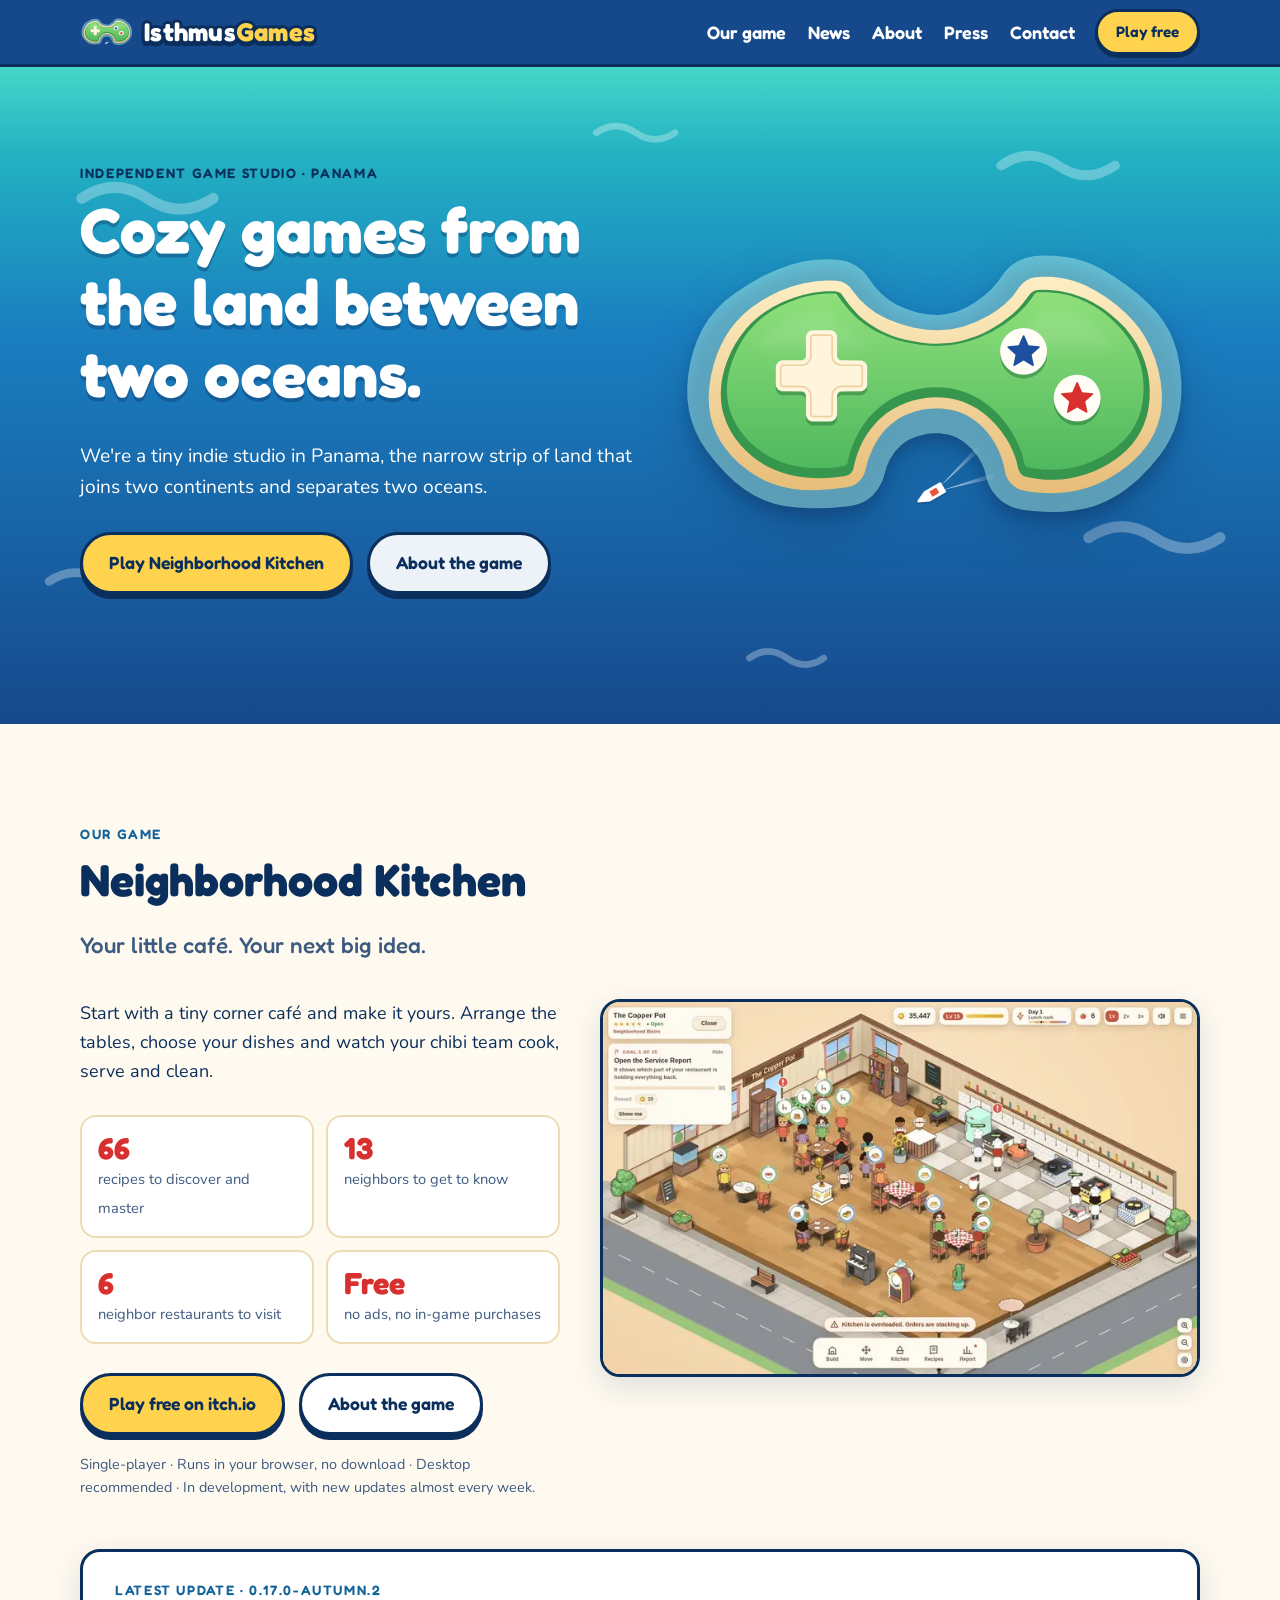
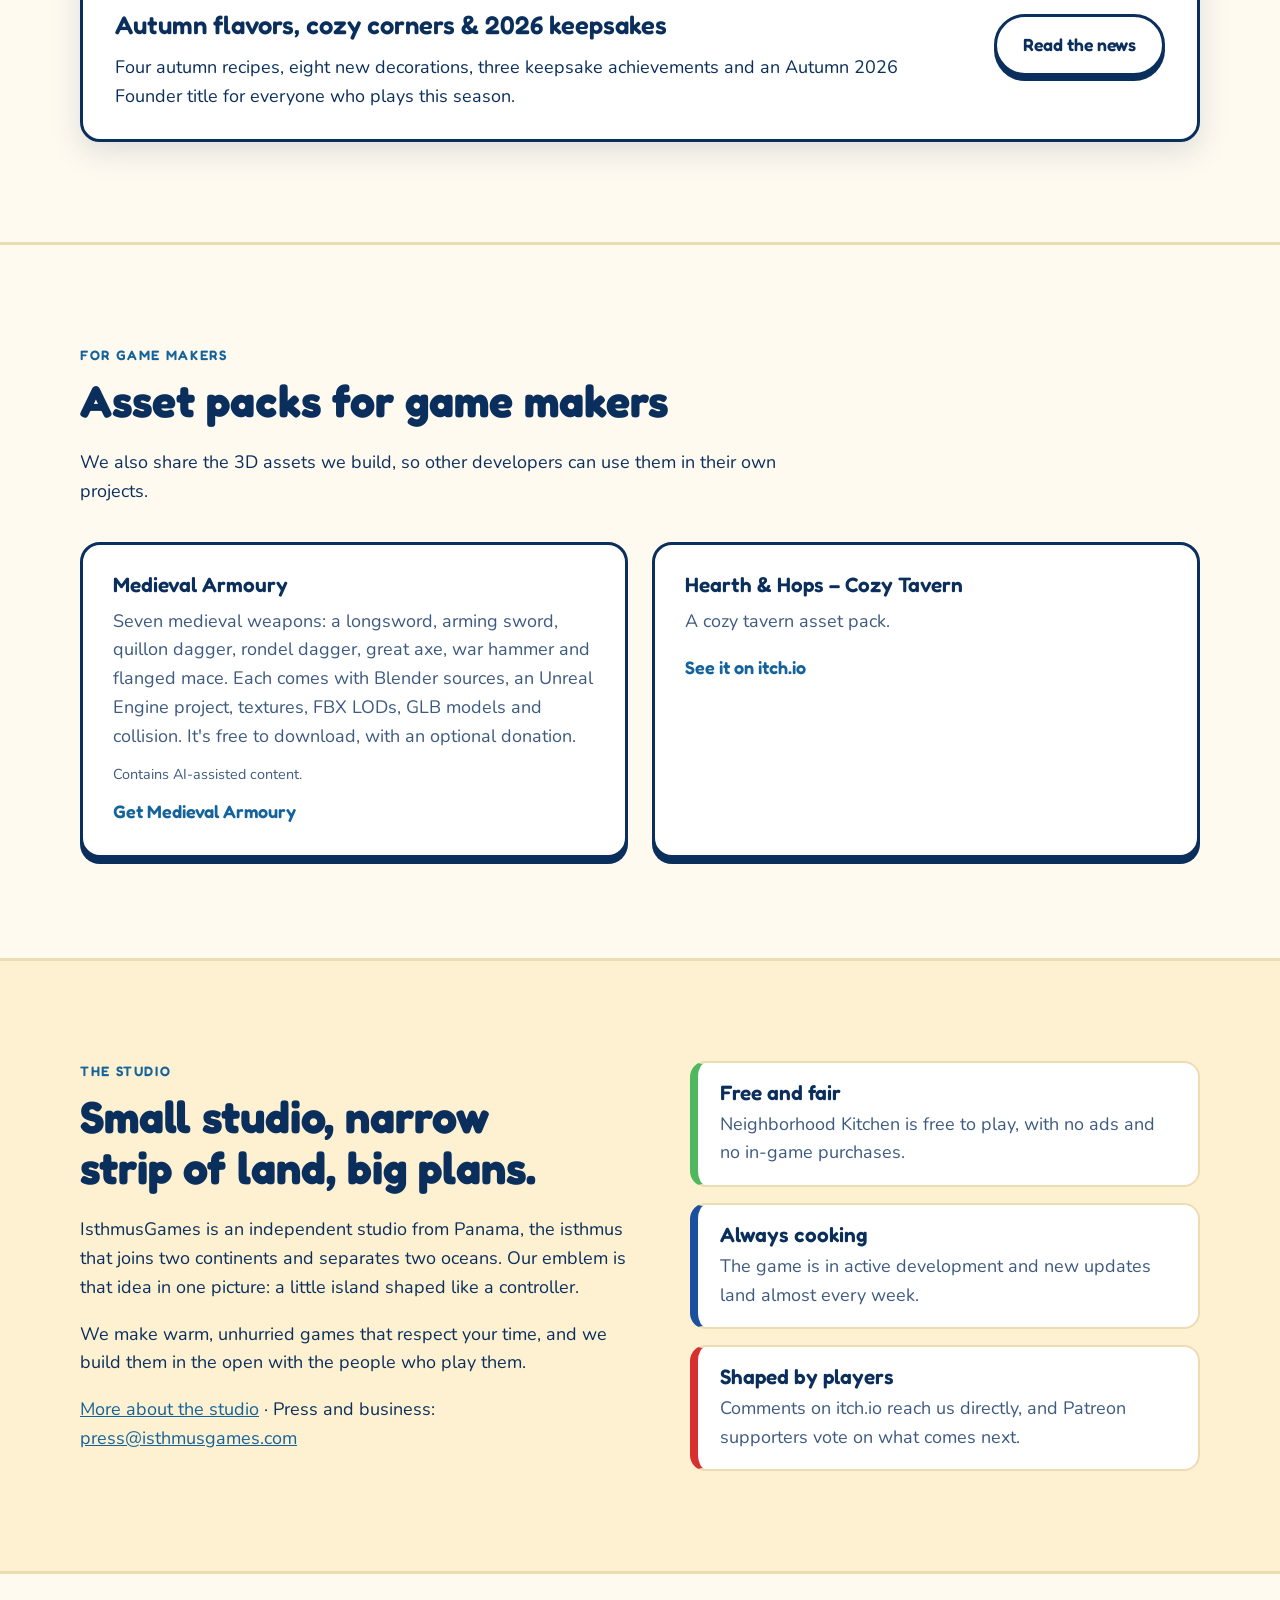
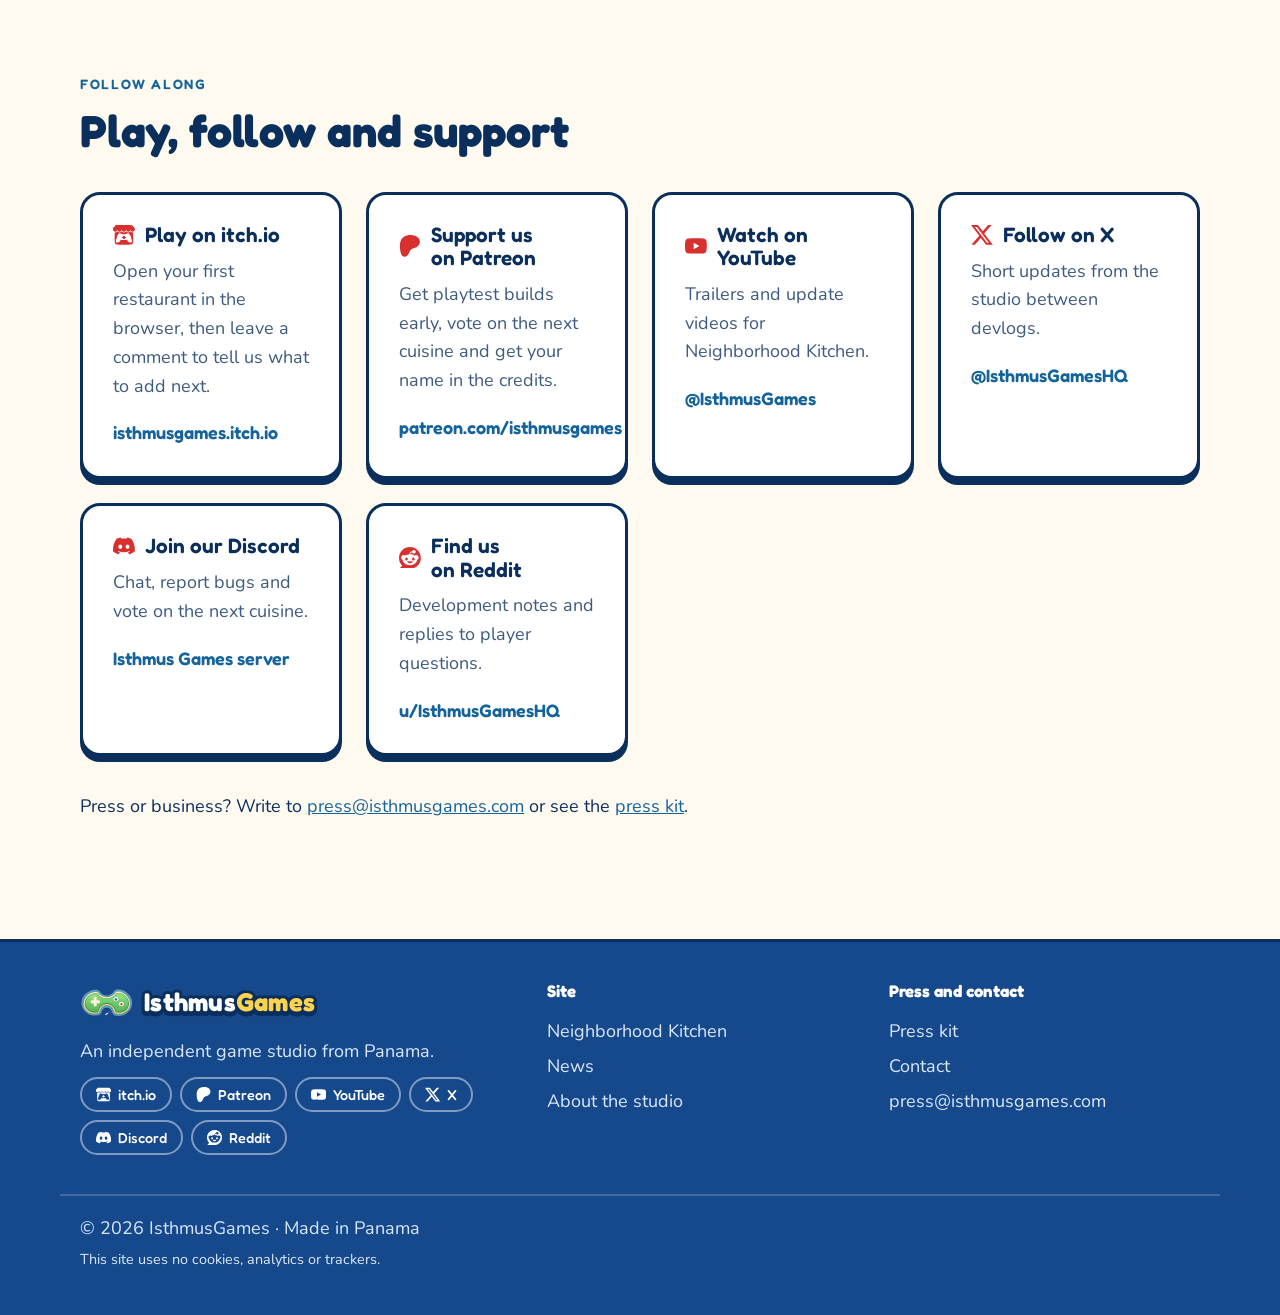
<file: index.html>
<!doctype html>
<html lang="en">
<head>
  <meta charset="utf-8">
  <meta name="viewport" content="width=device-width, initial-scale=1">
  <meta http-equiv="Content-Security-Policy" content="default-src 'self'; img-src 'self' data:; style-src 'self'; font-src 'self'; script-src 'self'; frame-src https://www.youtube-nocookie.com; base-uri 'self'; form-action 'none'; object-src 'none'">
  <title>IsthmusGames | Indie game studio from Panama</title>
  <meta name="description" content="IsthmusGames is an independent game studio from Panama. Play Neighborhood Kitchen, our cozy restaurant game, free in your browser.">
  <meta name="theme-color" content="#16498c">
  <link rel="canonical" href="https://isthmusgames.com/">

  <meta property="og:type" content="website">
  <meta property="og:site_name" content="IsthmusGames">
  <meta property="og:title" content="IsthmusGames | Indie game studio from Panama">
  <meta property="og:description" content="IsthmusGames is an independent game studio from Panama. Play Neighborhood Kitchen, our cozy restaurant game, free in your browser.">
  <meta property="og:url" content="https://isthmusgames.com/">
  <meta property="og:image" content="https://isthmusgames.com/assets/social-card.jpg">
  <meta property="og:image:width" content="1200">
  <meta property="og:image:height" content="1200">
  <meta name="twitter:card" content="summary_large_image">
  <meta name="twitter:site" content="@IsthmusGamesHQ">

  <link rel="icon" href="/favicon.ico" sizes="48x48">
  <link rel="icon" href="/assets/emblem.svg" type="image/svg+xml">
  <link rel="apple-touch-icon" href="/assets/icon-180.png">
  <link rel="preload" href="/assets/emblem-island.svg" as="image" type="image/svg+xml">
  <link rel="preload" href="/assets/fonts/fredoka-latin.woff2" as="font" type="font/woff2" crossorigin>
  <link rel="preload" href="/assets/fonts/nunito-latin.woff2" as="font" type="font/woff2" crossorigin>
  <link rel="stylesheet" href="/fonts.css">
  <link rel="stylesheet" href="/styles.css">
  <script type="application/ld+json">{"@context":"https://schema.org","@type":"Organization","name":"IsthmusGames","url":"https://isthmusgames.com","logo":"https://isthmusgames.com/assets/icon-512.png","email":"press@isthmusgames.com","description":"An independent game studio from Panama.","foundingLocation":{"@type":"Country","name":"Panama"},"founder":{"@type":"Person","name":"Hasan Patel","image":"https://isthmusgames.com/assets/founder-hasan-patel-portrait.jpg"},"sameAs":["https://isthmusgames.itch.io","https://www.patreon.com/isthmusgames","https://www.youtube.com/@IsthmusGames","https://x.com/IsthmusGamesHQ","https://discord.gg/mu7STJRDSa","https://www.reddit.com/user/IsthmusGamesHQ"]}</script>
</head>
<body>
  <a class="skip" href="#main">Skip to content</a>
  <header class="site-header">
    <div class="wrap header-row">
      <a class="brand" href="/" aria-label="IsthmusGames home">
        <img src="/assets/emblem-island.svg" alt="" width="54" height="32">
        <span class="wordmark"><span>Isthmus</span><span class="games">Games</span></span>
      </a>
      <nav aria-label="Main">
        <a href="/neighborhood-kitchen/">Our game</a>
        <a href="/news/">News</a>
        <a href="/about/">About</a>
        <a href="/press/">Press</a>
        <a href="/contact/">Contact</a>
      </nav>
      <a class="btn btn-small btn-primary" href="https://isthmusgames.itch.io/neighborhood-kitchen" target="_blank" rel="noopener">Play free</a>
    </div>
  </header>

  <main id="main">
    <section class="hero" id="top">
      <svg class="waves" viewBox="0 0 1200 600" preserveAspectRatio="xMidYMid slice" aria-hidden="true">
        <g fill="none" stroke="#fff" stroke-linecap="round" opacity=".3">
          <path d="M90 120q30-20 60 0t60 0" stroke-width="10"/>
          <path d="M930 90q26-18 52 0t52 0" stroke-width="9"/>
          <path d="M560 60q18-12 36 0t36 0" stroke-width="6"/>
          <path d="M60 470q24-16 48 0t48 0" stroke-width="8"/>
          <path d="M1010 430q30-20 60 0t60 0" stroke-width="10"/>
          <path d="M700 540q17-12 34 0t34 0" stroke-width="6"/>
        </g>
      </svg>
      <div class="wrap hero-grid">
        <div class="hero-copy">
          <p class="eyebrow">Independent game studio · Panama</p>
          <h1>Cozy games from the land between two oceans.</h1>
          <p class="lede">We're a tiny indie studio in Panama, the narrow strip of land that joins two continents and separates two oceans.</p>
          <div class="actions">
            <a class="btn btn-primary" href="https://isthmusgames.itch.io/neighborhood-kitchen" target="_blank" rel="noopener">Play Neighborhood Kitchen</a>
            <a class="btn btn-ghost" href="/neighborhood-kitchen/">About the game</a>
          </div>
        </div>
        <div class="hero-art">
          <img src="/assets/emblem-island.svg" alt="IsthmusGames emblem: a green island shaped like a game controller, with a blue star and a red star" width="930" height="540" fetchpriority="high">
        </div>
      </div>
    </section>

    <section class="section" id="game">
      <div class="wrap">
        <div class="section-head">
          <p class="eyebrow">Our game</p>
          <h2>Neighborhood Kitchen</h2>
          <p class="tagline">Your little café. Your next big idea.</p>
        </div>

        <div class="game-grid">
          <div class="game-copy">
            <p>Start with a tiny corner café and make it yours. Arrange the tables, choose your dishes and watch your chibi team cook, serve and clean.</p>
            <ul class="stats">
              <li><strong>66</strong><span>recipes to discover and master</span></li>
              <li><strong>13</strong><span>neighbors to get to know</span></li>
              <li><strong>6</strong><span>neighbor restaurants to visit</span></li>
              <li><strong>Free</strong><span>no ads, no in-game purchases</span></li>
            </ul>
            <div class="actions">
              <a class="btn btn-primary" href="https://isthmusgames.itch.io/neighborhood-kitchen" target="_blank" rel="noopener">Play free on itch.io</a>
              <a class="btn btn-outline" href="/neighborhood-kitchen/">About the game</a>
            </div>
            <p class="fineprint">Single-player · Runs in your browser, no download · Desktop recommended · In development, with new updates almost every week.</p>
          </div>
          <a class="shot shot-main" href="/assets/nk-copper-pot-day.jpg" target="_blank" rel="noopener">
            <picture>
            <source type="image/webp" srcset="/assets/nk-copper-pot-day-720.webp 720w, /assets/nk-copper-pot-day-1440.webp 1440w" sizes="(max-width: 900px) 100vw, 640px">
            <img src="/assets/nk-copper-pot-day.jpg" alt="A busy lunch rush in a Neighborhood Kitchen restaurant, with guests at every table and three cooks in an open kitchen" width="1440" height="900" loading="lazy">
          </picture>
          </a>
        </div>

        <aside class="update">
          <div>
            <p class="eyebrow">Latest update · 0.17.0-autumn.2</p>
            <h3>Autumn flavors, cozy corners &amp; 2026 keepsakes</h3>
            <p>Four autumn recipes, eight new decorations, three keepsake achievements and an Autumn 2026 Founder title for everyone who plays this season.</p>
          </div>
          <a class="btn btn-outline" href="/news/">Read the news</a>
        </aside>
      </div>
    </section>

    <section class="section section-packs" id="asset-packs">
      <div class="wrap">
        <div class="section-head">
          <p class="eyebrow">For game makers</p>
          <h2>Asset packs for game makers</h2>
          <p>We also share the 3D assets we build, so other developers can use them in their own projects.</p>
        </div>
        
        <div class="cards">
          <a class="card" href="https://isthmusgames.itch.io/medieval-armoury" target="_blank" rel="noopener">
            <h3>Medieval Armoury</h3>
            <p>Seven medieval weapons: a longsword, arming sword, quillon dagger, rondel dagger, great axe, war hammer and flanged mace. Each comes with Blender sources, an Unreal Engine project, textures, FBX LODs, GLB models and collision. It's free to download, with an optional donation.</p>
            <p class="fineprint">Contains AI-assisted content.</p>
            <span class="card-link">Get Medieval Armoury</span>
          </a>
          <a class="card" href="https://isthmusgames.itch.io/" target="_blank" rel="noopener">
            <h3>Hearth &amp; Hops – Cozy Tavern</h3>
            <p>A cozy tavern asset pack.</p>
            <span class="card-link">See it on itch.io</span>
          </a>
        </div>
      </div>
    </section>

    <section class="section section-sand" id="studio">
      <div class="wrap studio-grid">
        <div>
          <p class="eyebrow">The studio</p>
          <h2>Small studio, narrow strip of land, big plans.</h2>
          <p>IsthmusGames is an independent studio from Panama, the isthmus that joins two continents and separates two oceans. Our emblem is that idea in one picture: a little island shaped like a controller.</p>
          <p>We make warm, unhurried games that respect your time, and we build them in the open with the people who play them.</p>
          <p><a href="/about/">More about the studio</a> · Press and business: <a href="mailto:press@isthmusgames.com">press@isthmusgames.com</a></p>
        </div>
        <ul class="values">
          <li>
            <h3>Free and fair</h3>
            <p>Neighborhood Kitchen is free to play, with no ads and no in-game purchases.</p>
          </li>
          <li>
            <h3>Always cooking</h3>
            <p>The game is in active development and new updates land almost every week.</p>
          </li>
          <li>
            <h3>Shaped by players</h3>
            <p>Comments on itch.io reach us directly, and Patreon supporters vote on what comes next.</p>
          </li>
        </ul>
      </div>
    </section>

    <section class="section" id="follow">
      <div class="wrap">
        <div class="section-head">
          <p class="eyebrow">Follow along</p>
          <h2>Play, follow and support</h2>
        </div>
        
        <div class="cards">
          <a class="card" href="https://isthmusgames.itch.io/neighborhood-kitchen" target="_blank" rel="noopener">
            <h3><svg class="icon" viewBox="0 0 24 24" aria-hidden="true"><path d="M3.13 1.338C2.08 1.96.02 4.328 0 4.95v1.03c0 1.303 1.22 2.45 2.325 2.45 1.33 0 2.436-1.102 2.436-2.41 0 1.308 1.07 2.41 2.4 2.41 1.328 0 2.362-1.102 2.362-2.41 0 1.308 1.137 2.41 2.466 2.41h.024c1.33 0 2.466-1.102 2.466-2.41 0 1.308 1.034 2.41 2.363 2.41 1.33 0 2.4-1.102 2.4-2.41 0 1.308 1.106 2.41 2.435 2.41C22.78 8.43 24 7.282 24 5.98V4.95c-.02-.62-2.082-2.99-3.13-3.612-3.253-.114-5.508-.134-8.87-.133-3.362 0-7.945.053-8.87.133zm6.376 6.477a2.74 2.74 0 0 1-.468.602c-.5.49-1.19.795-1.947.795a2.786 2.786 0 0 1-1.95-.795c-.182-.178-.32-.37-.446-.59-.127.222-.303.412-.486.59a2.788 2.788 0 0 1-1.95.795c-.092 0-.187-.025-.264-.052-.107 1.113-.152 2.176-.168 2.95v.005l-.006 1.167c.02 2.334-.23 7.564 1.03 8.85 1.952.454 5.545.662 9.15.663 3.605 0 7.198-.21 9.15-.664 1.26-1.284 1.01-6.514 1.03-8.848l-.006-1.167v-.004c-.016-.775-.06-1.838-.168-2.95-.077.026-.172.052-.263.052a2.788 2.788 0 0 1-1.95-.795c-.184-.178-.36-.368-.486-.59-.127.22-.265.412-.447.59a2.786 2.786 0 0 1-1.95.794c-.76 0-1.446-.303-1.948-.793a2.74 2.74 0 0 1-.468-.602 2.738 2.738 0 0 1-.463.602 2.787 2.787 0 0 1-1.95.794h-.16a2.787 2.787 0 0 1-1.95-.793 2.738 2.738 0 0 1-.464-.602zm-2.004 2.59v.002c.795.002 1.5 0 2.373.953.687-.072 1.406-.108 2.125-.107.72 0 1.438.035 2.125.107.873-.953 1.578-.95 2.372-.953.376 0 1.876 0 2.92 2.934l1.123 4.028c.832 2.995-.266 3.068-1.636 3.07-2.03-.075-3.156-1.55-3.156-3.025-1.124.184-2.436.276-3.748.277-1.312 0-2.624-.093-3.748-.277 0 1.475-1.125 2.95-3.156 3.026-1.37-.004-2.468-.077-1.636-3.072l1.122-4.027c1.045-2.934 2.545-2.934 2.92-2.934zM12 12.714c-.002.002-2.14 1.964-2.523 2.662l1.4-.056v1.22c0 .056.56.033 1.123.007.562.026 1.124.05 1.124-.008v-1.22l1.4.055C14.138 14.677 12 12.713 12 12.713z"/></svg>Play on itch.io</h3>
            <p>Open your first restaurant in the browser, then leave a comment to tell us what to add next.</p>
            <span class="card-link">isthmusgames.itch.io</span>
          </a>
          <a class="card" href="https://www.patreon.com/isthmusgames" target="_blank" rel="noopener">
            <h3><svg class="icon" viewBox="0 0 24 24" aria-hidden="true"><path d="M22.957 7.21c-.004-3.064-2.391-5.576-5.191-6.482-3.478-1.125-8.064-.962-11.384.604C2.357 3.231 1.093 7.391 1.046 11.54c-.039 3.411.302 12.396 5.369 12.46 3.765.047 4.326-4.804 6.068-7.141 1.24-1.662 2.836-2.132 4.801-2.618 3.376-.836 5.678-3.501 5.673-7.031Z"/></svg>Support us on Patreon</h3>
            <p>Get playtest builds early, vote on the next cuisine and get your name in the credits.</p>
            <span class="card-link">patreon.com/isthmusgames</span>
          </a>
          <a class="card" href="https://www.youtube.com/@IsthmusGames" target="_blank" rel="noopener">
            <h3><svg class="icon" viewBox="0 0 24 24" aria-hidden="true"><path d="M23.498 6.186a3.016 3.016 0 0 0-2.122-2.136C19.505 3.545 12 3.545 12 3.545s-7.505 0-9.377.505A3.017 3.017 0 0 0 .502 6.186C0 8.07 0 12 0 12s0 3.93.502 5.814a3.016 3.016 0 0 0 2.122 2.136c1.871.505 9.376.505 9.376.505s7.505 0 9.377-.505a3.015 3.015 0 0 0 2.122-2.136C24 15.93 24 12 24 12s0-3.93-.502-5.814zM9.545 15.568V8.432L15.818 12l-6.273 3.568z"/></svg>Watch on YouTube</h3>
            <p>Trailers and update videos for Neighborhood Kitchen.</p>
            <span class="card-link">@IsthmusGames</span>
          </a>
          <a class="card" href="https://x.com/IsthmusGamesHQ" target="_blank" rel="noopener">
            <h3><svg class="icon" viewBox="0 0 24 24" aria-hidden="true"><path d="M18.901 1.153h3.68l-8.04 9.19L24 22.846h-7.406l-5.8-7.584-6.638 7.584H.474l8.6-9.83L0 1.154h7.594l5.243 6.932ZM17.61 20.644h2.039L6.486 3.24H4.298Z"/></svg>Follow on X</h3>
            <p>Short updates from the studio between devlogs.</p>
            <span class="card-link">@IsthmusGamesHQ</span>
          </a>
          <a class="card" href="https://discord.gg/mu7STJRDSa" target="_blank" rel="noopener">
            <h3><svg class="icon" viewBox="0 0 24 24" aria-hidden="true"><path d="M20.317 4.3698a19.7913 19.7913 0 00-4.8851-1.5152.0741.0741 0 00-.0785.0371c-.211.3753-.4447.8648-.6083 1.2495-1.8447-.2762-3.68-.2762-5.4868 0-.1636-.3933-.4058-.8742-.6177-1.2495a.077.077 0 00-.0785-.037 19.7363 19.7363 0 00-4.8852 1.515.0699.0699 0 00-.0321.0277C.5334 9.0458-.319 13.5799.0992 18.0578a.0824.0824 0 00.0312.0561c2.0528 1.5076 4.0413 2.4228 5.9929 3.0294a.0777.0777 0 00.0842-.0276c.4616-.6304.8731-1.2952 1.226-1.9942a.076.076 0 00-.0416-.1057c-.6528-.2476-1.2743-.5495-1.8722-.8923a.077.077 0 01-.0076-.1277c.1258-.0943.2517-.1923.3718-.2914a.0743.0743 0 01.0776-.0105c3.9278 1.7933 8.18 1.7933 12.0614 0a.0739.0739 0 01.0785.0095c.1202.099.246.1981.3728.2924a.077.077 0 01-.0066.1276 12.2986 12.2986 0 01-1.873.8914.0766.0766 0 00-.0407.1067c.3604.698.7719 1.3628 1.225 1.9932a.076.076 0 00.0842.0286c1.961-.6067 3.9495-1.5219 6.0023-3.0294a.077.077 0 00.0313-.0552c.5004-5.177-.8382-9.6739-3.5485-13.6604a.061.061 0 00-.0312-.0286zM8.02 15.3312c-1.1825 0-2.1569-1.0857-2.1569-2.419 0-1.3332.9555-2.4189 2.157-2.4189 1.2108 0 2.1757 1.0952 2.1568 2.419 0 1.3332-.9555 2.4189-2.1569 2.4189zm7.9748 0c-1.1825 0-2.1569-1.0857-2.1569-2.419 0-1.3332.9554-2.4189 2.1569-2.4189 1.2108 0 2.1757 1.0952 2.1568 2.419 0 1.3332-.946 2.4189-2.1568 2.4189Z"/></svg>Join our Discord</h3>
            <p>Chat, report bugs and vote on the next cuisine.</p>
            <span class="card-link">Isthmus Games server</span>
          </a>
          <a class="card" href="https://www.reddit.com/user/IsthmusGamesHQ" target="_blank" rel="noopener">
            <h3><svg class="icon" viewBox="0 0 24 24" aria-hidden="true"><path d="M12 0C5.373 0 0 5.373 0 12c0 3.314 1.343 6.314 3.515 8.485l-2.286 2.286C.775 23.225 1.097 24 1.738 24H12c6.627 0 12-5.373 12-12S18.627 0 12 0Zm4.388 3.199c1.104 0 1.999.895 1.999 1.999 0 1.105-.895 2-1.999 2-.946 0-1.739-.657-1.947-1.539v.002c-1.147.162-2.032 1.15-2.032 2.341v.007c1.776.067 3.4.567 4.686 1.363.473-.363 1.064-.58 1.707-.58 1.547 0 2.802 1.254 2.802 2.802 0 1.117-.655 2.081-1.601 2.531-.088 3.256-3.637 5.876-7.997 5.876-4.361 0-7.905-2.617-7.998-5.87-.954-.447-1.614-1.415-1.614-2.538 0-1.548 1.255-2.802 2.803-2.802.645 0 1.239.218 1.712.585 1.275-.79 2.881-1.291 4.64-1.365v-.01c0-1.663 1.263-3.034 2.88-3.207.188-.911.993-1.595 1.959-1.595Zm-8.085 8.376c-.784 0-1.459.78-1.506 1.797-.047 1.016.64 1.429 1.426 1.429.786 0 1.371-.369 1.418-1.385.047-1.017-.553-1.841-1.338-1.841Zm7.406 0c-.786 0-1.385.824-1.338 1.841.047 1.017.634 1.385 1.418 1.385.785 0 1.473-.413 1.426-1.429-.046-1.017-.721-1.797-1.506-1.797Zm-3.703 4.013c-.974 0-1.907.048-2.77.135-.147.015-.241.168-.183.305.483 1.154 1.622 1.964 2.953 1.964 1.33 0 2.47-.81 2.953-1.964.057-.137-.037-.29-.184-.305-.863-.087-1.795-.135-2.769-.135Z"/></svg>Find us on Reddit</h3>
            <p>Development notes and replies to player questions.</p>
            <span class="card-link">u/IsthmusGamesHQ</span>
          </a>
        </div>
        <p class="contact-line">Press or business? Write to <a href="mailto:press@isthmusgames.com">press@isthmusgames.com</a> or see the <a href="/press/">press kit</a>.</p>
      </div>
    </section>
  </main>

  <footer class="site-footer">
    <div class="wrap footer-grid">
      <div>
        <div class="brand">
          <img src="/assets/emblem-island.svg" alt="" width="54" height="32">
          <span class="wordmark"><span>Isthmus</span><span class="games">Games</span></span>
        </div>
        <p>An independent game studio from Panama.</p>
        <p class="social-row">
          <a href="https://isthmusgames.itch.io" target="_blank" rel="noopener"><svg class="icon" viewBox="0 0 24 24" aria-hidden="true"><path d="M3.13 1.338C2.08 1.96.02 4.328 0 4.95v1.03c0 1.303 1.22 2.45 2.325 2.45 1.33 0 2.436-1.102 2.436-2.41 0 1.308 1.07 2.41 2.4 2.41 1.328 0 2.362-1.102 2.362-2.41 0 1.308 1.137 2.41 2.466 2.41h.024c1.33 0 2.466-1.102 2.466-2.41 0 1.308 1.034 2.41 2.363 2.41 1.33 0 2.4-1.102 2.4-2.41 0 1.308 1.106 2.41 2.435 2.41C22.78 8.43 24 7.282 24 5.98V4.95c-.02-.62-2.082-2.99-3.13-3.612-3.253-.114-5.508-.134-8.87-.133-3.362 0-7.945.053-8.87.133zm6.376 6.477a2.74 2.74 0 0 1-.468.602c-.5.49-1.19.795-1.947.795a2.786 2.786 0 0 1-1.95-.795c-.182-.178-.32-.37-.446-.59-.127.222-.303.412-.486.59a2.788 2.788 0 0 1-1.95.795c-.092 0-.187-.025-.264-.052-.107 1.113-.152 2.176-.168 2.95v.005l-.006 1.167c.02 2.334-.23 7.564 1.03 8.85 1.952.454 5.545.662 9.15.663 3.605 0 7.198-.21 9.15-.664 1.26-1.284 1.01-6.514 1.03-8.848l-.006-1.167v-.004c-.016-.775-.06-1.838-.168-2.95-.077.026-.172.052-.263.052a2.788 2.788 0 0 1-1.95-.795c-.184-.178-.36-.368-.486-.59-.127.22-.265.412-.447.59a2.786 2.786 0 0 1-1.95.794c-.76 0-1.446-.303-1.948-.793a2.74 2.74 0 0 1-.468-.602 2.738 2.738 0 0 1-.463.602 2.787 2.787 0 0 1-1.95.794h-.16a2.787 2.787 0 0 1-1.95-.793 2.738 2.738 0 0 1-.464-.602zm-2.004 2.59v.002c.795.002 1.5 0 2.373.953.687-.072 1.406-.108 2.125-.107.72 0 1.438.035 2.125.107.873-.953 1.578-.95 2.372-.953.376 0 1.876 0 2.92 2.934l1.123 4.028c.832 2.995-.266 3.068-1.636 3.07-2.03-.075-3.156-1.55-3.156-3.025-1.124.184-2.436.276-3.748.277-1.312 0-2.624-.093-3.748-.277 0 1.475-1.125 2.95-3.156 3.026-1.37-.004-2.468-.077-1.636-3.072l1.122-4.027c1.045-2.934 2.545-2.934 2.92-2.934zM12 12.714c-.002.002-2.14 1.964-2.523 2.662l1.4-.056v1.22c0 .056.56.033 1.123.007.562.026 1.124.05 1.124-.008v-1.22l1.4.055C14.138 14.677 12 12.713 12 12.713z"/></svg>itch.io</a>
          <a href="https://www.patreon.com/isthmusgames" target="_blank" rel="noopener"><svg class="icon" viewBox="0 0 24 24" aria-hidden="true"><path d="M22.957 7.21c-.004-3.064-2.391-5.576-5.191-6.482-3.478-1.125-8.064-.962-11.384.604C2.357 3.231 1.093 7.391 1.046 11.54c-.039 3.411.302 12.396 5.369 12.46 3.765.047 4.326-4.804 6.068-7.141 1.24-1.662 2.836-2.132 4.801-2.618 3.376-.836 5.678-3.501 5.673-7.031Z"/></svg>Patreon</a>
          <a href="https://www.youtube.com/@IsthmusGames" target="_blank" rel="noopener"><svg class="icon" viewBox="0 0 24 24" aria-hidden="true"><path d="M23.498 6.186a3.016 3.016 0 0 0-2.122-2.136C19.505 3.545 12 3.545 12 3.545s-7.505 0-9.377.505A3.017 3.017 0 0 0 .502 6.186C0 8.07 0 12 0 12s0 3.93.502 5.814a3.016 3.016 0 0 0 2.122 2.136c1.871.505 9.376.505 9.376.505s7.505 0 9.377-.505a3.015 3.015 0 0 0 2.122-2.136C24 15.93 24 12 24 12s0-3.93-.502-5.814zM9.545 15.568V8.432L15.818 12l-6.273 3.568z"/></svg>YouTube</a>
          <a href="https://x.com/IsthmusGamesHQ" target="_blank" rel="noopener"><svg class="icon" viewBox="0 0 24 24" aria-hidden="true"><path d="M18.901 1.153h3.68l-8.04 9.19L24 22.846h-7.406l-5.8-7.584-6.638 7.584H.474l8.6-9.83L0 1.154h7.594l5.243 6.932ZM17.61 20.644h2.039L6.486 3.24H4.298Z"/></svg>X</a>
          <a href="https://discord.gg/mu7STJRDSa" target="_blank" rel="noopener"><svg class="icon" viewBox="0 0 24 24" aria-hidden="true"><path d="M20.317 4.3698a19.7913 19.7913 0 00-4.8851-1.5152.0741.0741 0 00-.0785.0371c-.211.3753-.4447.8648-.6083 1.2495-1.8447-.2762-3.68-.2762-5.4868 0-.1636-.3933-.4058-.8742-.6177-1.2495a.077.077 0 00-.0785-.037 19.7363 19.7363 0 00-4.8852 1.515.0699.0699 0 00-.0321.0277C.5334 9.0458-.319 13.5799.0992 18.0578a.0824.0824 0 00.0312.0561c2.0528 1.5076 4.0413 2.4228 5.9929 3.0294a.0777.0777 0 00.0842-.0276c.4616-.6304.8731-1.2952 1.226-1.9942a.076.076 0 00-.0416-.1057c-.6528-.2476-1.2743-.5495-1.8722-.8923a.077.077 0 01-.0076-.1277c.1258-.0943.2517-.1923.3718-.2914a.0743.0743 0 01.0776-.0105c3.9278 1.7933 8.18 1.7933 12.0614 0a.0739.0739 0 01.0785.0095c.1202.099.246.1981.3728.2924a.077.077 0 01-.0066.1276 12.2986 12.2986 0 01-1.873.8914.0766.0766 0 00-.0407.1067c.3604.698.7719 1.3628 1.225 1.9932a.076.076 0 00.0842.0286c1.961-.6067 3.9495-1.5219 6.0023-3.0294a.077.077 0 00.0313-.0552c.5004-5.177-.8382-9.6739-3.5485-13.6604a.061.061 0 00-.0312-.0286zM8.02 15.3312c-1.1825 0-2.1569-1.0857-2.1569-2.419 0-1.3332.9555-2.4189 2.157-2.4189 1.2108 0 2.1757 1.0952 2.1568 2.419 0 1.3332-.9555 2.4189-2.1569 2.4189zm7.9748 0c-1.1825 0-2.1569-1.0857-2.1569-2.419 0-1.3332.9554-2.4189 2.1569-2.4189 1.2108 0 2.1757 1.0952 2.1568 2.419 0 1.3332-.946 2.4189-2.1568 2.4189Z"/></svg>Discord</a>
          <a href="https://www.reddit.com/user/IsthmusGamesHQ" target="_blank" rel="noopener"><svg class="icon" viewBox="0 0 24 24" aria-hidden="true"><path d="M12 0C5.373 0 0 5.373 0 12c0 3.314 1.343 6.314 3.515 8.485l-2.286 2.286C.775 23.225 1.097 24 1.738 24H12c6.627 0 12-5.373 12-12S18.627 0 12 0Zm4.388 3.199c1.104 0 1.999.895 1.999 1.999 0 1.105-.895 2-1.999 2-.946 0-1.739-.657-1.947-1.539v.002c-1.147.162-2.032 1.15-2.032 2.341v.007c1.776.067 3.4.567 4.686 1.363.473-.363 1.064-.58 1.707-.58 1.547 0 2.802 1.254 2.802 2.802 0 1.117-.655 2.081-1.601 2.531-.088 3.256-3.637 5.876-7.997 5.876-4.361 0-7.905-2.617-7.998-5.87-.954-.447-1.614-1.415-1.614-2.538 0-1.548 1.255-2.802 2.803-2.802.645 0 1.239.218 1.712.585 1.275-.79 2.881-1.291 4.64-1.365v-.01c0-1.663 1.263-3.034 2.88-3.207.188-.911.993-1.595 1.959-1.595Zm-8.085 8.376c-.784 0-1.459.78-1.506 1.797-.047 1.016.64 1.429 1.426 1.429.786 0 1.371-.369 1.418-1.385.047-1.017-.553-1.841-1.338-1.841Zm7.406 0c-.786 0-1.385.824-1.338 1.841.047 1.017.634 1.385 1.418 1.385.785 0 1.473-.413 1.426-1.429-.046-1.017-.721-1.797-1.506-1.797Zm-3.703 4.013c-.974 0-1.907.048-2.77.135-.147.015-.241.168-.183.305.483 1.154 1.622 1.964 2.953 1.964 1.33 0 2.47-.81 2.953-1.964.057-.137-.037-.29-.184-.305-.863-.087-1.795-.135-2.769-.135Z"/></svg>Reddit</a>
        </p>
      </div>
      <nav aria-label="Footer">
        <h2>Site</h2>
        <a href="/neighborhood-kitchen/">Neighborhood Kitchen</a>
        <a href="/news/">News</a>
        <a href="/about/">About the studio</a>
      </nav>
      <nav aria-label="Press and contact">
        <h2>Press and contact</h2>
        <a href="/press/">Press kit</a>
        <a href="/contact/">Contact</a>
        <a href="mailto:press@isthmusgames.com">press@isthmusgames.com</a>
      </nav>
    </div>
    <div class="wrap footer-base">
      <p>© 2026 IsthmusGames · Made in Panama</p>
      <p class="fineprint">This site uses no cookies, analytics or trackers.</p>
    </div>
  </footer>
  <script src="/site.js" defer></script>
</body>
</html>
</file>
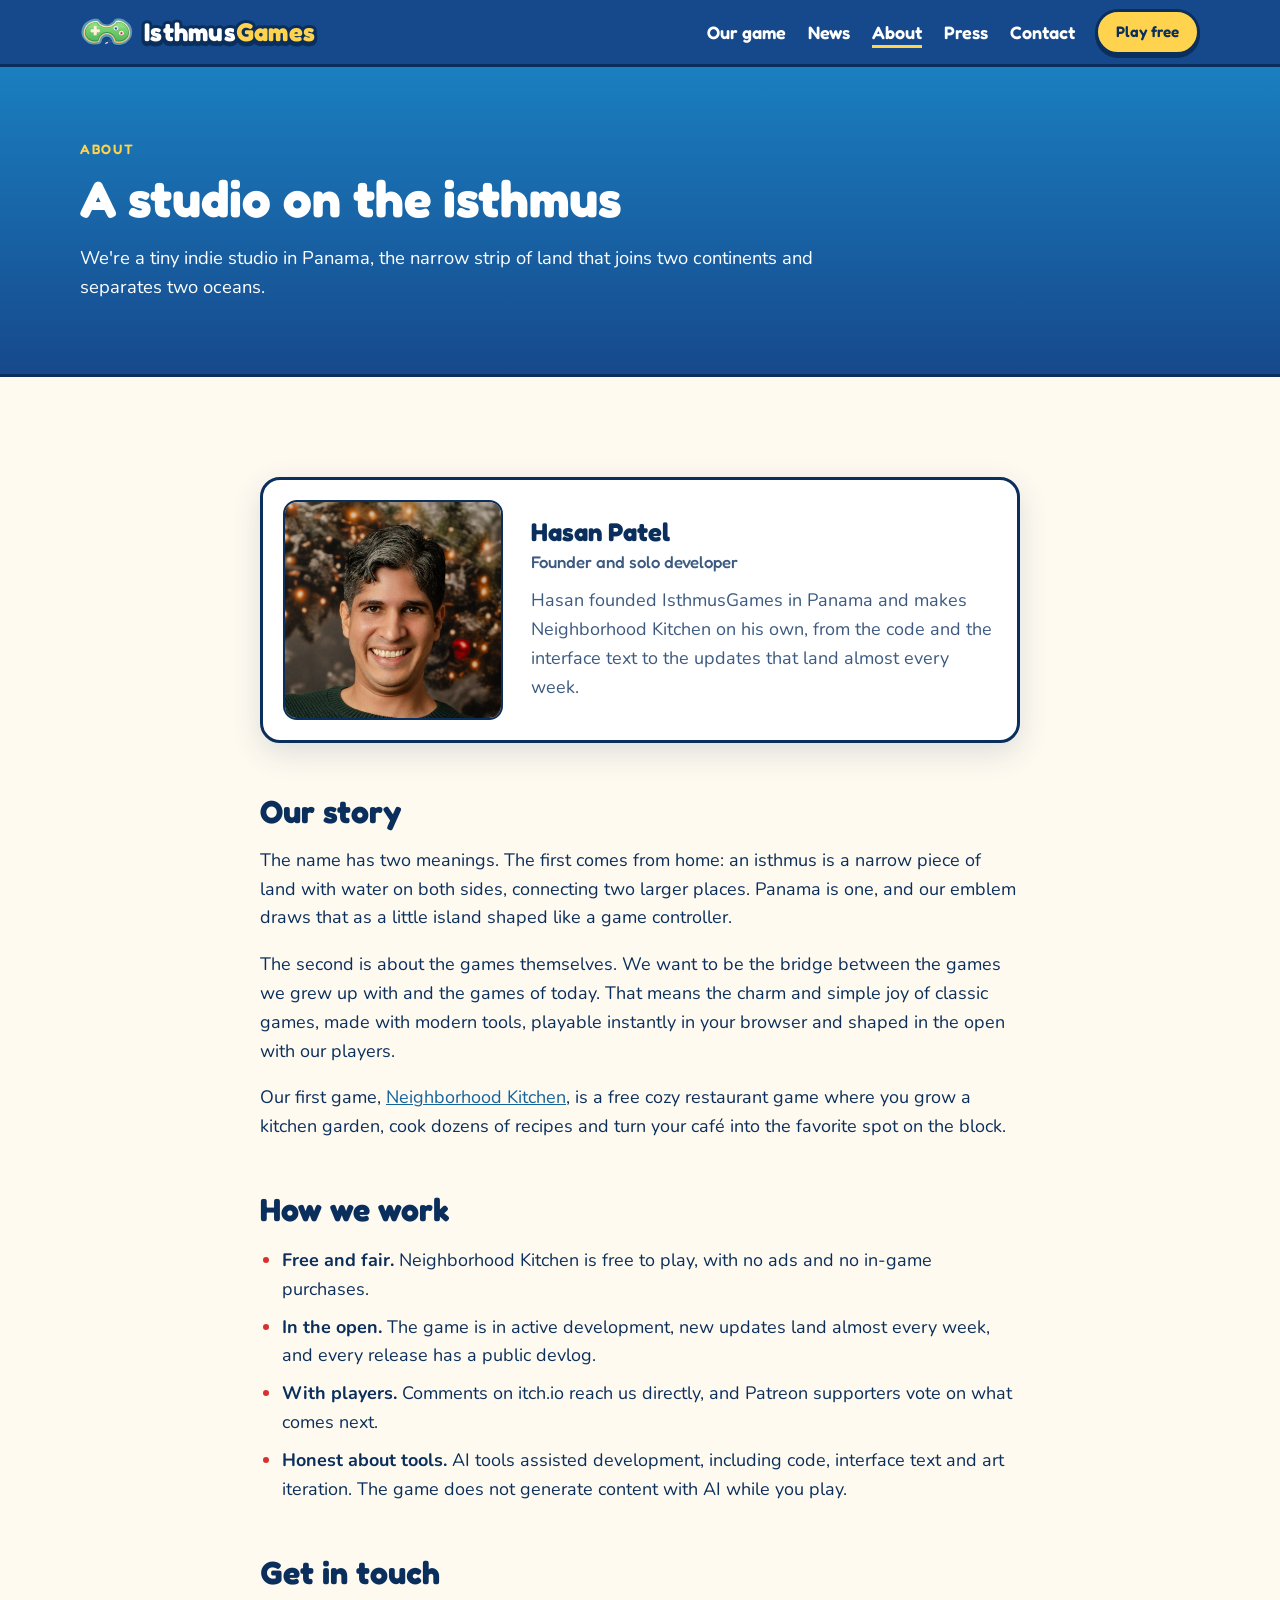
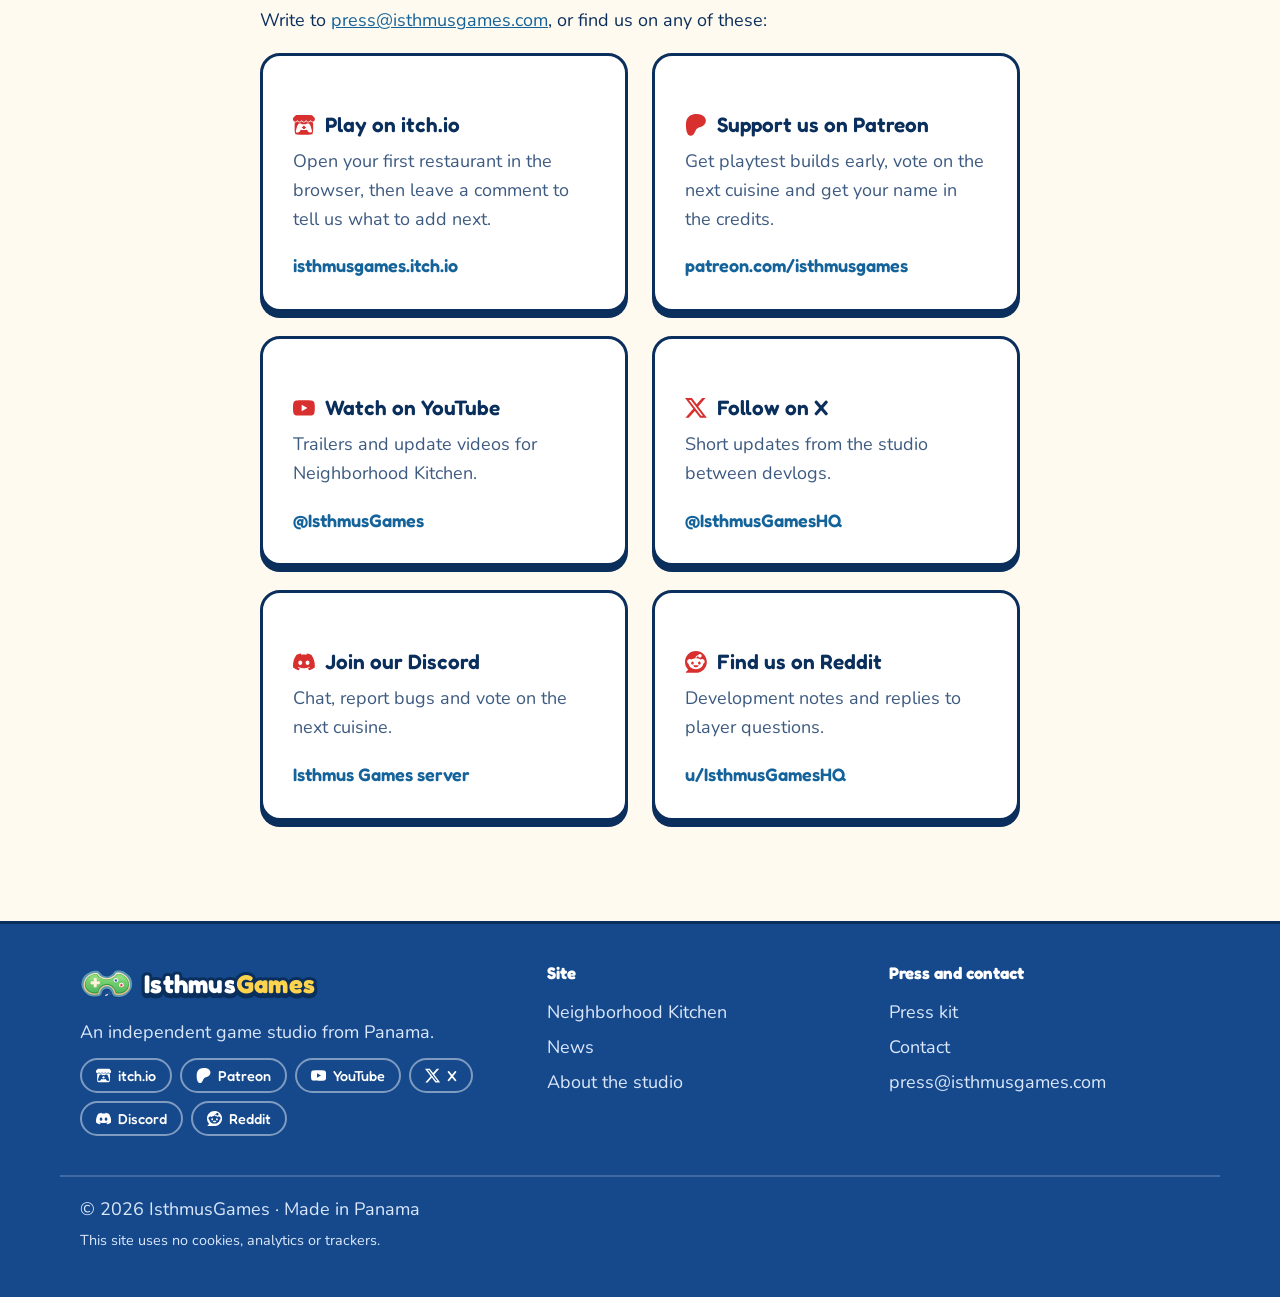
<file: about/index.html>
<!doctype html>
<html lang="en">
<head>
  <meta charset="utf-8">
  <meta name="viewport" content="width=device-width, initial-scale=1">
  <meta http-equiv="Content-Security-Policy" content="default-src 'self'; img-src 'self' data:; style-src 'self'; font-src 'self'; script-src 'self'; frame-src https://www.youtube-nocookie.com; base-uri 'self'; form-action 'none'; object-src 'none'">
  <title>About | IsthmusGames</title>
  <meta name="description" content="IsthmusGames is an independent game studio from Panama, the isthmus that joins two continents and separates two oceans.">
  <meta name="theme-color" content="#16498c">
  <link rel="canonical" href="https://isthmusgames.com/about/">

  <meta property="og:type" content="website">
  <meta property="og:site_name" content="IsthmusGames">
  <meta property="og:title" content="About | IsthmusGames">
  <meta property="og:description" content="IsthmusGames is an independent game studio from Panama, the isthmus that joins two continents and separates two oceans.">
  <meta property="og:url" content="https://isthmusgames.com/about/">
  <meta property="og:image" content="https://isthmusgames.com/assets/social-card.jpg">
  <meta property="og:image:width" content="1200">
  <meta property="og:image:height" content="1200">
  <meta name="twitter:card" content="summary_large_image">
  <meta name="twitter:site" content="@IsthmusGamesHQ">

  <link rel="icon" href="/favicon.ico" sizes="48x48">
  <link rel="icon" href="/assets/emblem.svg" type="image/svg+xml">
  <link rel="apple-touch-icon" href="/assets/icon-180.png">
  
  <link rel="preload" href="/assets/fonts/fredoka-latin.woff2" as="font" type="font/woff2" crossorigin>
  <link rel="preload" href="/assets/fonts/nunito-latin.woff2" as="font" type="font/woff2" crossorigin>
  <link rel="stylesheet" href="/fonts.css">
  <link rel="stylesheet" href="/styles.css">
  
</head>
<body>
  <a class="skip" href="#main">Skip to content</a>
  <header class="site-header">
    <div class="wrap header-row">
      <a class="brand" href="/" aria-label="IsthmusGames home">
        <img src="/assets/emblem-island.svg" alt="" width="54" height="32">
        <span class="wordmark"><span>Isthmus</span><span class="games">Games</span></span>
      </a>
      <nav aria-label="Main">
        <a href="/neighborhood-kitchen/">Our game</a>
        <a href="/news/">News</a>
        <a href="/about/" aria-current="page">About</a>
        <a href="/press/">Press</a>
        <a href="/contact/">Contact</a>
      </nav>
      <a class="btn btn-small btn-primary" href="https://isthmusgames.itch.io/neighborhood-kitchen" target="_blank" rel="noopener">Play free</a>
    </div>
  </header>

  <main id="main">
    <section class="page-hero">
      <div class="wrap">
        <p class="eyebrow">About</p>
        <h1>A studio on the isthmus</h1>
        <p class="lede">We're a tiny indie studio in Panama, the narrow strip of land that joins two continents and separates two oceans.</p>
      </div>
    </section>

    <section class="section">
      <div class="wrap prose">
        <figure class="founder">
          <img src="/assets/founder-hasan-patel-portrait.jpg" alt="Hasan Patel, founder of IsthmusGames" width="800" height="800" loading="lazy">
          <figcaption>
            <h2>Hasan Patel</h2>
            <p class="tagline">Founder and solo developer</p>
            <p>Hasan founded IsthmusGames in Panama and makes Neighborhood Kitchen on his own, from the code and the interface text to the updates that land almost every week.</p>
          </figcaption>
        </figure>
        <h2>Our story</h2>
        <p>The name has two meanings. The first comes from home: an isthmus is a narrow piece of land with water on both sides, connecting two larger places. Panama is one, and our emblem draws that as a little island shaped like a game controller.</p>
        <p>The second is about the games themselves. We want to be the bridge between the games we grew up with and the games of today. That means the charm and simple joy of classic games, made with modern tools, playable instantly in your browser and shaped in the open with our players.</p>
        <p>Our first game, <a href="/neighborhood-kitchen/">Neighborhood Kitchen</a>, is a free cozy restaurant game where you grow a kitchen garden, cook dozens of recipes and turn your café into the favorite spot on the block.</p>
        <h2>How we work</h2>
        <ul>
          <li><strong>Free and fair.</strong> Neighborhood Kitchen is free to play, with no ads and no in-game purchases.</li>
          <li><strong>In the open.</strong> The game is in active development, new updates land almost every week, and every release has a public devlog.</li>
          <li><strong>With players.</strong> Comments on itch.io reach us directly, and Patreon supporters vote on what comes next.</li>
          <li><strong>Honest about tools.</strong> AI tools assisted development, including code, interface text and art iteration. The game does not generate content with AI while you play.</li>
        </ul>
        <h2>Get in touch</h2>
        <p>Write to <a href="mailto:press@isthmusgames.com">press@isthmusgames.com</a>, or find us on any of these:</p>
        
        <div class="cards">
          <a class="card" href="https://isthmusgames.itch.io/neighborhood-kitchen" target="_blank" rel="noopener">
            <h3><svg class="icon" viewBox="0 0 24 24" aria-hidden="true"><path d="M3.13 1.338C2.08 1.96.02 4.328 0 4.95v1.03c0 1.303 1.22 2.45 2.325 2.45 1.33 0 2.436-1.102 2.436-2.41 0 1.308 1.07 2.41 2.4 2.41 1.328 0 2.362-1.102 2.362-2.41 0 1.308 1.137 2.41 2.466 2.41h.024c1.33 0 2.466-1.102 2.466-2.41 0 1.308 1.034 2.41 2.363 2.41 1.33 0 2.4-1.102 2.4-2.41 0 1.308 1.106 2.41 2.435 2.41C22.78 8.43 24 7.282 24 5.98V4.95c-.02-.62-2.082-2.99-3.13-3.612-3.253-.114-5.508-.134-8.87-.133-3.362 0-7.945.053-8.87.133zm6.376 6.477a2.74 2.74 0 0 1-.468.602c-.5.49-1.19.795-1.947.795a2.786 2.786 0 0 1-1.95-.795c-.182-.178-.32-.37-.446-.59-.127.222-.303.412-.486.59a2.788 2.788 0 0 1-1.95.795c-.092 0-.187-.025-.264-.052-.107 1.113-.152 2.176-.168 2.95v.005l-.006 1.167c.02 2.334-.23 7.564 1.03 8.85 1.952.454 5.545.662 9.15.663 3.605 0 7.198-.21 9.15-.664 1.26-1.284 1.01-6.514 1.03-8.848l-.006-1.167v-.004c-.016-.775-.06-1.838-.168-2.95-.077.026-.172.052-.263.052a2.788 2.788 0 0 1-1.95-.795c-.184-.178-.36-.368-.486-.59-.127.22-.265.412-.447.59a2.786 2.786 0 0 1-1.95.794c-.76 0-1.446-.303-1.948-.793a2.74 2.74 0 0 1-.468-.602 2.738 2.738 0 0 1-.463.602 2.787 2.787 0 0 1-1.95.794h-.16a2.787 2.787 0 0 1-1.95-.793 2.738 2.738 0 0 1-.464-.602zm-2.004 2.59v.002c.795.002 1.5 0 2.373.953.687-.072 1.406-.108 2.125-.107.72 0 1.438.035 2.125.107.873-.953 1.578-.95 2.372-.953.376 0 1.876 0 2.92 2.934l1.123 4.028c.832 2.995-.266 3.068-1.636 3.07-2.03-.075-3.156-1.55-3.156-3.025-1.124.184-2.436.276-3.748.277-1.312 0-2.624-.093-3.748-.277 0 1.475-1.125 2.95-3.156 3.026-1.37-.004-2.468-.077-1.636-3.072l1.122-4.027c1.045-2.934 2.545-2.934 2.92-2.934zM12 12.714c-.002.002-2.14 1.964-2.523 2.662l1.4-.056v1.22c0 .056.56.033 1.123.007.562.026 1.124.05 1.124-.008v-1.22l1.4.055C14.138 14.677 12 12.713 12 12.713z"/></svg>Play on itch.io</h3>
            <p>Open your first restaurant in the browser, then leave a comment to tell us what to add next.</p>
            <span class="card-link">isthmusgames.itch.io</span>
          </a>
          <a class="card" href="https://www.patreon.com/isthmusgames" target="_blank" rel="noopener">
            <h3><svg class="icon" viewBox="0 0 24 24" aria-hidden="true"><path d="M22.957 7.21c-.004-3.064-2.391-5.576-5.191-6.482-3.478-1.125-8.064-.962-11.384.604C2.357 3.231 1.093 7.391 1.046 11.54c-.039 3.411.302 12.396 5.369 12.46 3.765.047 4.326-4.804 6.068-7.141 1.24-1.662 2.836-2.132 4.801-2.618 3.376-.836 5.678-3.501 5.673-7.031Z"/></svg>Support us on Patreon</h3>
            <p>Get playtest builds early, vote on the next cuisine and get your name in the credits.</p>
            <span class="card-link">patreon.com/isthmusgames</span>
          </a>
          <a class="card" href="https://www.youtube.com/@IsthmusGames" target="_blank" rel="noopener">
            <h3><svg class="icon" viewBox="0 0 24 24" aria-hidden="true"><path d="M23.498 6.186a3.016 3.016 0 0 0-2.122-2.136C19.505 3.545 12 3.545 12 3.545s-7.505 0-9.377.505A3.017 3.017 0 0 0 .502 6.186C0 8.07 0 12 0 12s0 3.93.502 5.814a3.016 3.016 0 0 0 2.122 2.136c1.871.505 9.376.505 9.376.505s7.505 0 9.377-.505a3.015 3.015 0 0 0 2.122-2.136C24 15.93 24 12 24 12s0-3.93-.502-5.814zM9.545 15.568V8.432L15.818 12l-6.273 3.568z"/></svg>Watch on YouTube</h3>
            <p>Trailers and update videos for Neighborhood Kitchen.</p>
            <span class="card-link">@IsthmusGames</span>
          </a>
          <a class="card" href="https://x.com/IsthmusGamesHQ" target="_blank" rel="noopener">
            <h3><svg class="icon" viewBox="0 0 24 24" aria-hidden="true"><path d="M18.901 1.153h3.68l-8.04 9.19L24 22.846h-7.406l-5.8-7.584-6.638 7.584H.474l8.6-9.83L0 1.154h7.594l5.243 6.932ZM17.61 20.644h2.039L6.486 3.24H4.298Z"/></svg>Follow on X</h3>
            <p>Short updates from the studio between devlogs.</p>
            <span class="card-link">@IsthmusGamesHQ</span>
          </a>
          <a class="card" href="https://discord.gg/mu7STJRDSa" target="_blank" rel="noopener">
            <h3><svg class="icon" viewBox="0 0 24 24" aria-hidden="true"><path d="M20.317 4.3698a19.7913 19.7913 0 00-4.8851-1.5152.0741.0741 0 00-.0785.0371c-.211.3753-.4447.8648-.6083 1.2495-1.8447-.2762-3.68-.2762-5.4868 0-.1636-.3933-.4058-.8742-.6177-1.2495a.077.077 0 00-.0785-.037 19.7363 19.7363 0 00-4.8852 1.515.0699.0699 0 00-.0321.0277C.5334 9.0458-.319 13.5799.0992 18.0578a.0824.0824 0 00.0312.0561c2.0528 1.5076 4.0413 2.4228 5.9929 3.0294a.0777.0777 0 00.0842-.0276c.4616-.6304.8731-1.2952 1.226-1.9942a.076.076 0 00-.0416-.1057c-.6528-.2476-1.2743-.5495-1.8722-.8923a.077.077 0 01-.0076-.1277c.1258-.0943.2517-.1923.3718-.2914a.0743.0743 0 01.0776-.0105c3.9278 1.7933 8.18 1.7933 12.0614 0a.0739.0739 0 01.0785.0095c.1202.099.246.1981.3728.2924a.077.077 0 01-.0066.1276 12.2986 12.2986 0 01-1.873.8914.0766.0766 0 00-.0407.1067c.3604.698.7719 1.3628 1.225 1.9932a.076.076 0 00.0842.0286c1.961-.6067 3.9495-1.5219 6.0023-3.0294a.077.077 0 00.0313-.0552c.5004-5.177-.8382-9.6739-3.5485-13.6604a.061.061 0 00-.0312-.0286zM8.02 15.3312c-1.1825 0-2.1569-1.0857-2.1569-2.419 0-1.3332.9555-2.4189 2.157-2.4189 1.2108 0 2.1757 1.0952 2.1568 2.419 0 1.3332-.9555 2.4189-2.1569 2.4189zm7.9748 0c-1.1825 0-2.1569-1.0857-2.1569-2.419 0-1.3332.9554-2.4189 2.1569-2.4189 1.2108 0 2.1757 1.0952 2.1568 2.419 0 1.3332-.946 2.4189-2.1568 2.4189Z"/></svg>Join our Discord</h3>
            <p>Chat, report bugs and vote on the next cuisine.</p>
            <span class="card-link">Isthmus Games server</span>
          </a>
          <a class="card" href="https://www.reddit.com/user/IsthmusGamesHQ" target="_blank" rel="noopener">
            <h3><svg class="icon" viewBox="0 0 24 24" aria-hidden="true"><path d="M12 0C5.373 0 0 5.373 0 12c0 3.314 1.343 6.314 3.515 8.485l-2.286 2.286C.775 23.225 1.097 24 1.738 24H12c6.627 0 12-5.373 12-12S18.627 0 12 0Zm4.388 3.199c1.104 0 1.999.895 1.999 1.999 0 1.105-.895 2-1.999 2-.946 0-1.739-.657-1.947-1.539v.002c-1.147.162-2.032 1.15-2.032 2.341v.007c1.776.067 3.4.567 4.686 1.363.473-.363 1.064-.58 1.707-.58 1.547 0 2.802 1.254 2.802 2.802 0 1.117-.655 2.081-1.601 2.531-.088 3.256-3.637 5.876-7.997 5.876-4.361 0-7.905-2.617-7.998-5.87-.954-.447-1.614-1.415-1.614-2.538 0-1.548 1.255-2.802 2.803-2.802.645 0 1.239.218 1.712.585 1.275-.79 2.881-1.291 4.64-1.365v-.01c0-1.663 1.263-3.034 2.88-3.207.188-.911.993-1.595 1.959-1.595Zm-8.085 8.376c-.784 0-1.459.78-1.506 1.797-.047 1.016.64 1.429 1.426 1.429.786 0 1.371-.369 1.418-1.385.047-1.017-.553-1.841-1.338-1.841Zm7.406 0c-.786 0-1.385.824-1.338 1.841.047 1.017.634 1.385 1.418 1.385.785 0 1.473-.413 1.426-1.429-.046-1.017-.721-1.797-1.506-1.797Zm-3.703 4.013c-.974 0-1.907.048-2.77.135-.147.015-.241.168-.183.305.483 1.154 1.622 1.964 2.953 1.964 1.33 0 2.47-.81 2.953-1.964.057-.137-.037-.29-.184-.305-.863-.087-1.795-.135-2.769-.135Z"/></svg>Find us on Reddit</h3>
            <p>Development notes and replies to player questions.</p>
            <span class="card-link">u/IsthmusGamesHQ</span>
          </a>
        </div>
      </div>
    </section>
  </main>

  <footer class="site-footer">
    <div class="wrap footer-grid">
      <div>
        <div class="brand">
          <img src="/assets/emblem-island.svg" alt="" width="54" height="32">
          <span class="wordmark"><span>Isthmus</span><span class="games">Games</span></span>
        </div>
        <p>An independent game studio from Panama.</p>
        <p class="social-row">
          <a href="https://isthmusgames.itch.io" target="_blank" rel="noopener"><svg class="icon" viewBox="0 0 24 24" aria-hidden="true"><path d="M3.13 1.338C2.08 1.96.02 4.328 0 4.95v1.03c0 1.303 1.22 2.45 2.325 2.45 1.33 0 2.436-1.102 2.436-2.41 0 1.308 1.07 2.41 2.4 2.41 1.328 0 2.362-1.102 2.362-2.41 0 1.308 1.137 2.41 2.466 2.41h.024c1.33 0 2.466-1.102 2.466-2.41 0 1.308 1.034 2.41 2.363 2.41 1.33 0 2.4-1.102 2.4-2.41 0 1.308 1.106 2.41 2.435 2.41C22.78 8.43 24 7.282 24 5.98V4.95c-.02-.62-2.082-2.99-3.13-3.612-3.253-.114-5.508-.134-8.87-.133-3.362 0-7.945.053-8.87.133zm6.376 6.477a2.74 2.74 0 0 1-.468.602c-.5.49-1.19.795-1.947.795a2.786 2.786 0 0 1-1.95-.795c-.182-.178-.32-.37-.446-.59-.127.222-.303.412-.486.59a2.788 2.788 0 0 1-1.95.795c-.092 0-.187-.025-.264-.052-.107 1.113-.152 2.176-.168 2.95v.005l-.006 1.167c.02 2.334-.23 7.564 1.03 8.85 1.952.454 5.545.662 9.15.663 3.605 0 7.198-.21 9.15-.664 1.26-1.284 1.01-6.514 1.03-8.848l-.006-1.167v-.004c-.016-.775-.06-1.838-.168-2.95-.077.026-.172.052-.263.052a2.788 2.788 0 0 1-1.95-.795c-.184-.178-.36-.368-.486-.59-.127.22-.265.412-.447.59a2.786 2.786 0 0 1-1.95.794c-.76 0-1.446-.303-1.948-.793a2.74 2.74 0 0 1-.468-.602 2.738 2.738 0 0 1-.463.602 2.787 2.787 0 0 1-1.95.794h-.16a2.787 2.787 0 0 1-1.95-.793 2.738 2.738 0 0 1-.464-.602zm-2.004 2.59v.002c.795.002 1.5 0 2.373.953.687-.072 1.406-.108 2.125-.107.72 0 1.438.035 2.125.107.873-.953 1.578-.95 2.372-.953.376 0 1.876 0 2.92 2.934l1.123 4.028c.832 2.995-.266 3.068-1.636 3.07-2.03-.075-3.156-1.55-3.156-3.025-1.124.184-2.436.276-3.748.277-1.312 0-2.624-.093-3.748-.277 0 1.475-1.125 2.95-3.156 3.026-1.37-.004-2.468-.077-1.636-3.072l1.122-4.027c1.045-2.934 2.545-2.934 2.92-2.934zM12 12.714c-.002.002-2.14 1.964-2.523 2.662l1.4-.056v1.22c0 .056.56.033 1.123.007.562.026 1.124.05 1.124-.008v-1.22l1.4.055C14.138 14.677 12 12.713 12 12.713z"/></svg>itch.io</a>
          <a href="https://www.patreon.com/isthmusgames" target="_blank" rel="noopener"><svg class="icon" viewBox="0 0 24 24" aria-hidden="true"><path d="M22.957 7.21c-.004-3.064-2.391-5.576-5.191-6.482-3.478-1.125-8.064-.962-11.384.604C2.357 3.231 1.093 7.391 1.046 11.54c-.039 3.411.302 12.396 5.369 12.46 3.765.047 4.326-4.804 6.068-7.141 1.24-1.662 2.836-2.132 4.801-2.618 3.376-.836 5.678-3.501 5.673-7.031Z"/></svg>Patreon</a>
          <a href="https://www.youtube.com/@IsthmusGames" target="_blank" rel="noopener"><svg class="icon" viewBox="0 0 24 24" aria-hidden="true"><path d="M23.498 6.186a3.016 3.016 0 0 0-2.122-2.136C19.505 3.545 12 3.545 12 3.545s-7.505 0-9.377.505A3.017 3.017 0 0 0 .502 6.186C0 8.07 0 12 0 12s0 3.93.502 5.814a3.016 3.016 0 0 0 2.122 2.136c1.871.505 9.376.505 9.376.505s7.505 0 9.377-.505a3.015 3.015 0 0 0 2.122-2.136C24 15.93 24 12 24 12s0-3.93-.502-5.814zM9.545 15.568V8.432L15.818 12l-6.273 3.568z"/></svg>YouTube</a>
          <a href="https://x.com/IsthmusGamesHQ" target="_blank" rel="noopener"><svg class="icon" viewBox="0 0 24 24" aria-hidden="true"><path d="M18.901 1.153h3.68l-8.04 9.19L24 22.846h-7.406l-5.8-7.584-6.638 7.584H.474l8.6-9.83L0 1.154h7.594l5.243 6.932ZM17.61 20.644h2.039L6.486 3.24H4.298Z"/></svg>X</a>
          <a href="https://discord.gg/mu7STJRDSa" target="_blank" rel="noopener"><svg class="icon" viewBox="0 0 24 24" aria-hidden="true"><path d="M20.317 4.3698a19.7913 19.7913 0 00-4.8851-1.5152.0741.0741 0 00-.0785.0371c-.211.3753-.4447.8648-.6083 1.2495-1.8447-.2762-3.68-.2762-5.4868 0-.1636-.3933-.4058-.8742-.6177-1.2495a.077.077 0 00-.0785-.037 19.7363 19.7363 0 00-4.8852 1.515.0699.0699 0 00-.0321.0277C.5334 9.0458-.319 13.5799.0992 18.0578a.0824.0824 0 00.0312.0561c2.0528 1.5076 4.0413 2.4228 5.9929 3.0294a.0777.0777 0 00.0842-.0276c.4616-.6304.8731-1.2952 1.226-1.9942a.076.076 0 00-.0416-.1057c-.6528-.2476-1.2743-.5495-1.8722-.8923a.077.077 0 01-.0076-.1277c.1258-.0943.2517-.1923.3718-.2914a.0743.0743 0 01.0776-.0105c3.9278 1.7933 8.18 1.7933 12.0614 0a.0739.0739 0 01.0785.0095c.1202.099.246.1981.3728.2924a.077.077 0 01-.0066.1276 12.2986 12.2986 0 01-1.873.8914.0766.0766 0 00-.0407.1067c.3604.698.7719 1.3628 1.225 1.9932a.076.076 0 00.0842.0286c1.961-.6067 3.9495-1.5219 6.0023-3.0294a.077.077 0 00.0313-.0552c.5004-5.177-.8382-9.6739-3.5485-13.6604a.061.061 0 00-.0312-.0286zM8.02 15.3312c-1.1825 0-2.1569-1.0857-2.1569-2.419 0-1.3332.9555-2.4189 2.157-2.4189 1.2108 0 2.1757 1.0952 2.1568 2.419 0 1.3332-.9555 2.4189-2.1569 2.4189zm7.9748 0c-1.1825 0-2.1569-1.0857-2.1569-2.419 0-1.3332.9554-2.4189 2.1569-2.4189 1.2108 0 2.1757 1.0952 2.1568 2.419 0 1.3332-.946 2.4189-2.1568 2.4189Z"/></svg>Discord</a>
          <a href="https://www.reddit.com/user/IsthmusGamesHQ" target="_blank" rel="noopener"><svg class="icon" viewBox="0 0 24 24" aria-hidden="true"><path d="M12 0C5.373 0 0 5.373 0 12c0 3.314 1.343 6.314 3.515 8.485l-2.286 2.286C.775 23.225 1.097 24 1.738 24H12c6.627 0 12-5.373 12-12S18.627 0 12 0Zm4.388 3.199c1.104 0 1.999.895 1.999 1.999 0 1.105-.895 2-1.999 2-.946 0-1.739-.657-1.947-1.539v.002c-1.147.162-2.032 1.15-2.032 2.341v.007c1.776.067 3.4.567 4.686 1.363.473-.363 1.064-.58 1.707-.58 1.547 0 2.802 1.254 2.802 2.802 0 1.117-.655 2.081-1.601 2.531-.088 3.256-3.637 5.876-7.997 5.876-4.361 0-7.905-2.617-7.998-5.87-.954-.447-1.614-1.415-1.614-2.538 0-1.548 1.255-2.802 2.803-2.802.645 0 1.239.218 1.712.585 1.275-.79 2.881-1.291 4.64-1.365v-.01c0-1.663 1.263-3.034 2.88-3.207.188-.911.993-1.595 1.959-1.595Zm-8.085 8.376c-.784 0-1.459.78-1.506 1.797-.047 1.016.64 1.429 1.426 1.429.786 0 1.371-.369 1.418-1.385.047-1.017-.553-1.841-1.338-1.841Zm7.406 0c-.786 0-1.385.824-1.338 1.841.047 1.017.634 1.385 1.418 1.385.785 0 1.473-.413 1.426-1.429-.046-1.017-.721-1.797-1.506-1.797Zm-3.703 4.013c-.974 0-1.907.048-2.77.135-.147.015-.241.168-.183.305.483 1.154 1.622 1.964 2.953 1.964 1.33 0 2.47-.81 2.953-1.964.057-.137-.037-.29-.184-.305-.863-.087-1.795-.135-2.769-.135Z"/></svg>Reddit</a>
        </p>
      </div>
      <nav aria-label="Footer">
        <h2>Site</h2>
        <a href="/neighborhood-kitchen/">Neighborhood Kitchen</a>
        <a href="/news/">News</a>
        <a href="/about/">About the studio</a>
      </nav>
      <nav aria-label="Press and contact">
        <h2>Press and contact</h2>
        <a href="/press/">Press kit</a>
        <a href="/contact/">Contact</a>
        <a href="mailto:press@isthmusgames.com">press@isthmusgames.com</a>
      </nav>
    </div>
    <div class="wrap footer-base">
      <p>© 2026 IsthmusGames · Made in Panama</p>
      <p class="fineprint">This site uses no cookies, analytics or trackers.</p>
    </div>
  </footer>
  <script src="/site.js" defer></script>
</body>
</html>
</file>
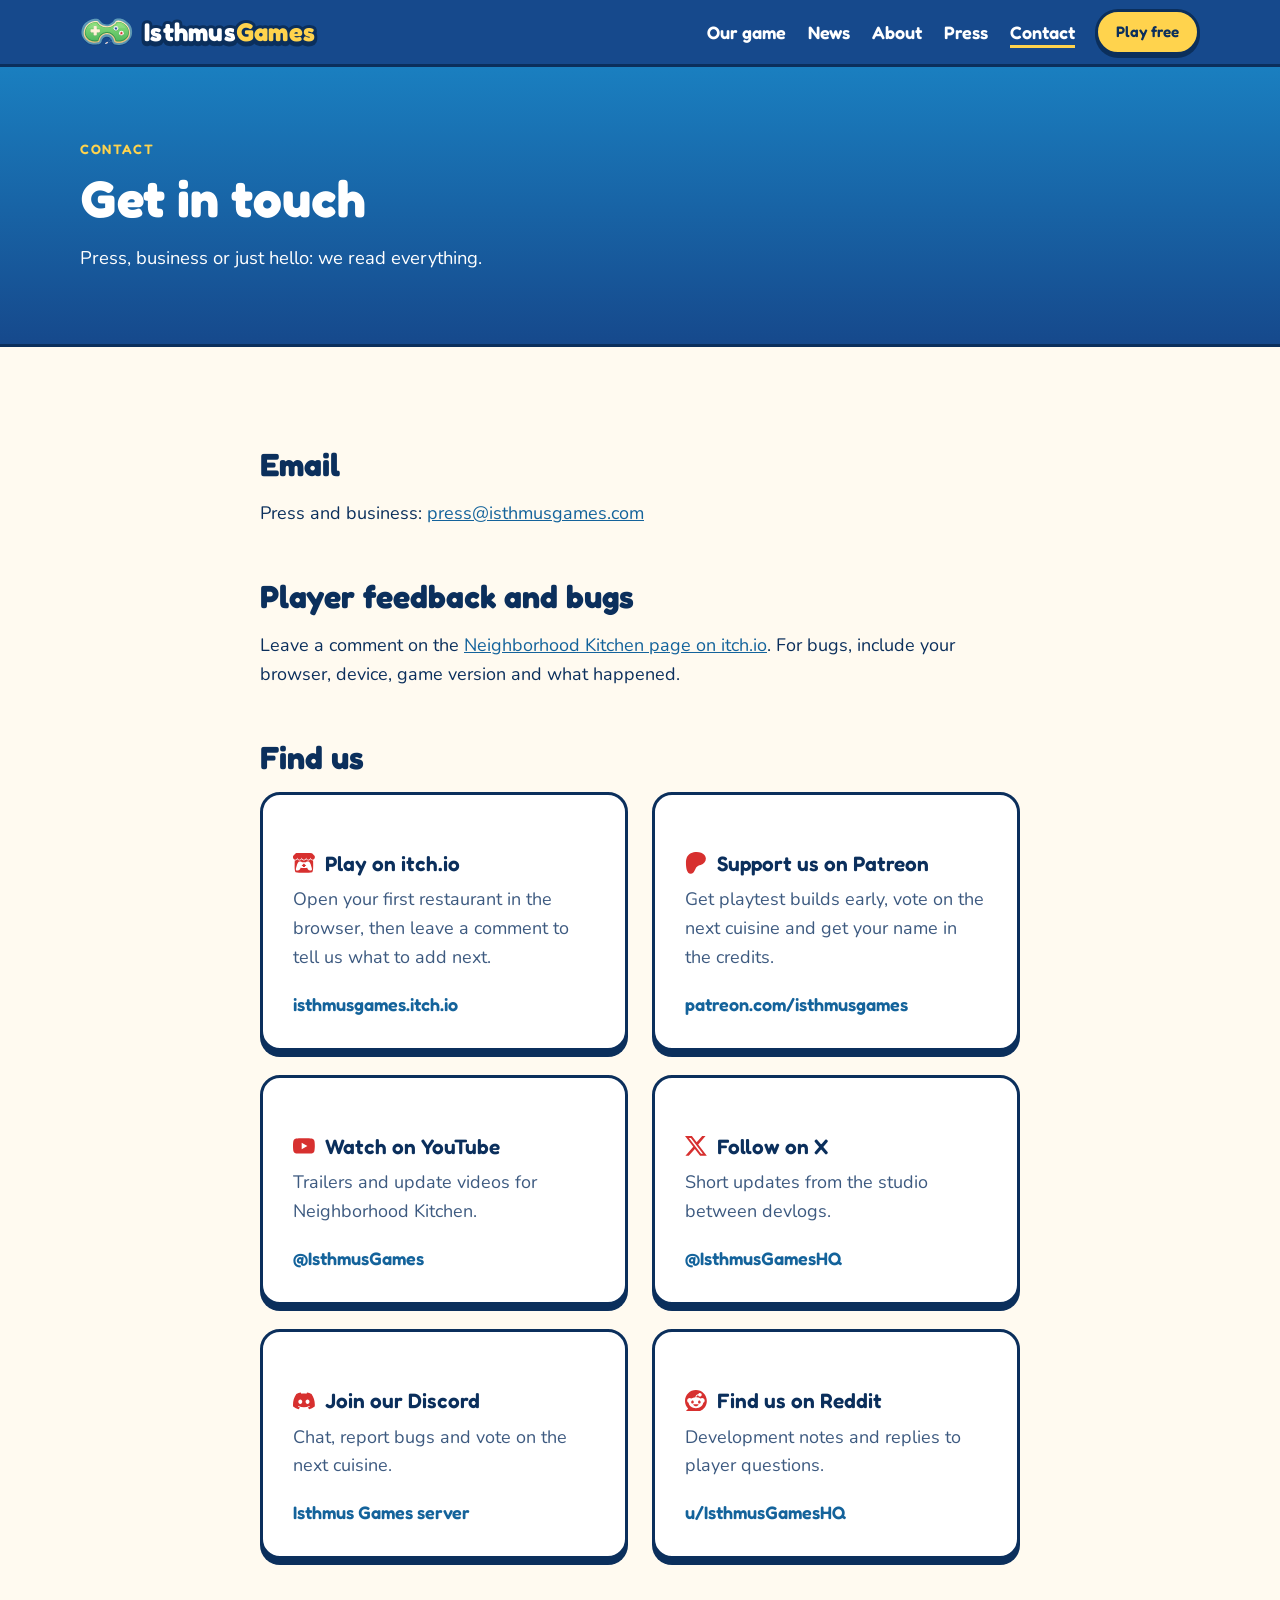
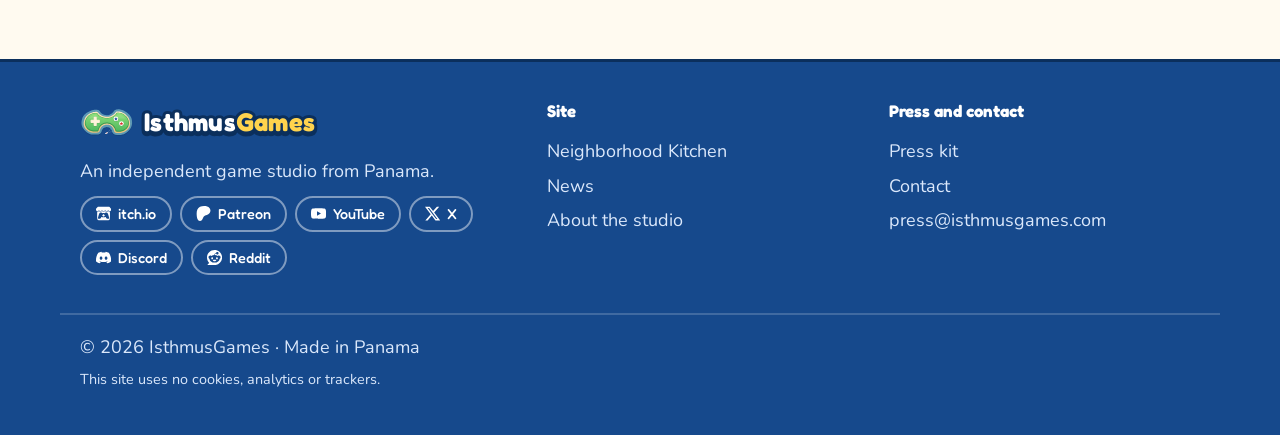
<file: contact/index.html>
<!doctype html>
<html lang="en">
<head>
  <meta charset="utf-8">
  <meta name="viewport" content="width=device-width, initial-scale=1">
  <meta http-equiv="Content-Security-Policy" content="default-src 'self'; img-src 'self' data:; style-src 'self'; font-src 'self'; script-src 'self'; frame-src https://www.youtube-nocookie.com; base-uri 'self'; form-action 'none'; object-src 'none'">
  <title>Contact | IsthmusGames</title>
  <meta name="description" content="Contact IsthmusGames: press and business email, and where to follow the studio.">
  <meta name="theme-color" content="#16498c">
  <link rel="canonical" href="https://isthmusgames.com/contact/">

  <meta property="og:type" content="website">
  <meta property="og:site_name" content="IsthmusGames">
  <meta property="og:title" content="Contact | IsthmusGames">
  <meta property="og:description" content="Contact IsthmusGames: press and business email, and where to follow the studio.">
  <meta property="og:url" content="https://isthmusgames.com/contact/">
  <meta property="og:image" content="https://isthmusgames.com/assets/social-card.jpg">
  <meta property="og:image:width" content="1200">
  <meta property="og:image:height" content="1200">
  <meta name="twitter:card" content="summary_large_image">
  <meta name="twitter:site" content="@IsthmusGamesHQ">

  <link rel="icon" href="/favicon.ico" sizes="48x48">
  <link rel="icon" href="/assets/emblem.svg" type="image/svg+xml">
  <link rel="apple-touch-icon" href="/assets/icon-180.png">
  
  <link rel="preload" href="/assets/fonts/fredoka-latin.woff2" as="font" type="font/woff2" crossorigin>
  <link rel="preload" href="/assets/fonts/nunito-latin.woff2" as="font" type="font/woff2" crossorigin>
  <link rel="stylesheet" href="/fonts.css">
  <link rel="stylesheet" href="/styles.css">
  
</head>
<body>
  <a class="skip" href="#main">Skip to content</a>
  <header class="site-header">
    <div class="wrap header-row">
      <a class="brand" href="/" aria-label="IsthmusGames home">
        <img src="/assets/emblem-island.svg" alt="" width="54" height="32">
        <span class="wordmark"><span>Isthmus</span><span class="games">Games</span></span>
      </a>
      <nav aria-label="Main">
        <a href="/neighborhood-kitchen/">Our game</a>
        <a href="/news/">News</a>
        <a href="/about/">About</a>
        <a href="/press/">Press</a>
        <a href="/contact/" aria-current="page">Contact</a>
      </nav>
      <a class="btn btn-small btn-primary" href="https://isthmusgames.itch.io/neighborhood-kitchen" target="_blank" rel="noopener">Play free</a>
    </div>
  </header>

  <main id="main">
    <section class="page-hero">
      <div class="wrap">
        <p class="eyebrow">Contact</p>
        <h1>Get in touch</h1>
        <p class="lede">Press, business or just hello: we read everything.</p>
      </div>
    </section>

    <section class="section">
      <div class="wrap prose">
        <h2>Email</h2>
        <p>Press and business: <a href="mailto:press@isthmusgames.com">press@isthmusgames.com</a></p>
        <h2>Player feedback and bugs</h2>
        <p>Leave a comment on the <a href="https://isthmusgames.itch.io/neighborhood-kitchen" target="_blank" rel="noopener">Neighborhood Kitchen page on itch.io</a>. For bugs, include your browser, device, game version and what happened.</p>
        <h2>Find us</h2>
        
        <div class="cards">
          <a class="card" href="https://isthmusgames.itch.io/neighborhood-kitchen" target="_blank" rel="noopener">
            <h3><svg class="icon" viewBox="0 0 24 24" aria-hidden="true"><path d="M3.13 1.338C2.08 1.96.02 4.328 0 4.95v1.03c0 1.303 1.22 2.45 2.325 2.45 1.33 0 2.436-1.102 2.436-2.41 0 1.308 1.07 2.41 2.4 2.41 1.328 0 2.362-1.102 2.362-2.41 0 1.308 1.137 2.41 2.466 2.41h.024c1.33 0 2.466-1.102 2.466-2.41 0 1.308 1.034 2.41 2.363 2.41 1.33 0 2.4-1.102 2.4-2.41 0 1.308 1.106 2.41 2.435 2.41C22.78 8.43 24 7.282 24 5.98V4.95c-.02-.62-2.082-2.99-3.13-3.612-3.253-.114-5.508-.134-8.87-.133-3.362 0-7.945.053-8.87.133zm6.376 6.477a2.74 2.74 0 0 1-.468.602c-.5.49-1.19.795-1.947.795a2.786 2.786 0 0 1-1.95-.795c-.182-.178-.32-.37-.446-.59-.127.222-.303.412-.486.59a2.788 2.788 0 0 1-1.95.795c-.092 0-.187-.025-.264-.052-.107 1.113-.152 2.176-.168 2.95v.005l-.006 1.167c.02 2.334-.23 7.564 1.03 8.85 1.952.454 5.545.662 9.15.663 3.605 0 7.198-.21 9.15-.664 1.26-1.284 1.01-6.514 1.03-8.848l-.006-1.167v-.004c-.016-.775-.06-1.838-.168-2.95-.077.026-.172.052-.263.052a2.788 2.788 0 0 1-1.95-.795c-.184-.178-.36-.368-.486-.59-.127.22-.265.412-.447.59a2.786 2.786 0 0 1-1.95.794c-.76 0-1.446-.303-1.948-.793a2.74 2.74 0 0 1-.468-.602 2.738 2.738 0 0 1-.463.602 2.787 2.787 0 0 1-1.95.794h-.16a2.787 2.787 0 0 1-1.95-.793 2.738 2.738 0 0 1-.464-.602zm-2.004 2.59v.002c.795.002 1.5 0 2.373.953.687-.072 1.406-.108 2.125-.107.72 0 1.438.035 2.125.107.873-.953 1.578-.95 2.372-.953.376 0 1.876 0 2.92 2.934l1.123 4.028c.832 2.995-.266 3.068-1.636 3.07-2.03-.075-3.156-1.55-3.156-3.025-1.124.184-2.436.276-3.748.277-1.312 0-2.624-.093-3.748-.277 0 1.475-1.125 2.95-3.156 3.026-1.37-.004-2.468-.077-1.636-3.072l1.122-4.027c1.045-2.934 2.545-2.934 2.92-2.934zM12 12.714c-.002.002-2.14 1.964-2.523 2.662l1.4-.056v1.22c0 .056.56.033 1.123.007.562.026 1.124.05 1.124-.008v-1.22l1.4.055C14.138 14.677 12 12.713 12 12.713z"/></svg>Play on itch.io</h3>
            <p>Open your first restaurant in the browser, then leave a comment to tell us what to add next.</p>
            <span class="card-link">isthmusgames.itch.io</span>
          </a>
          <a class="card" href="https://www.patreon.com/isthmusgames" target="_blank" rel="noopener">
            <h3><svg class="icon" viewBox="0 0 24 24" aria-hidden="true"><path d="M22.957 7.21c-.004-3.064-2.391-5.576-5.191-6.482-3.478-1.125-8.064-.962-11.384.604C2.357 3.231 1.093 7.391 1.046 11.54c-.039 3.411.302 12.396 5.369 12.46 3.765.047 4.326-4.804 6.068-7.141 1.24-1.662 2.836-2.132 4.801-2.618 3.376-.836 5.678-3.501 5.673-7.031Z"/></svg>Support us on Patreon</h3>
            <p>Get playtest builds early, vote on the next cuisine and get your name in the credits.</p>
            <span class="card-link">patreon.com/isthmusgames</span>
          </a>
          <a class="card" href="https://www.youtube.com/@IsthmusGames" target="_blank" rel="noopener">
            <h3><svg class="icon" viewBox="0 0 24 24" aria-hidden="true"><path d="M23.498 6.186a3.016 3.016 0 0 0-2.122-2.136C19.505 3.545 12 3.545 12 3.545s-7.505 0-9.377.505A3.017 3.017 0 0 0 .502 6.186C0 8.07 0 12 0 12s0 3.93.502 5.814a3.016 3.016 0 0 0 2.122 2.136c1.871.505 9.376.505 9.376.505s7.505 0 9.377-.505a3.015 3.015 0 0 0 2.122-2.136C24 15.93 24 12 24 12s0-3.93-.502-5.814zM9.545 15.568V8.432L15.818 12l-6.273 3.568z"/></svg>Watch on YouTube</h3>
            <p>Trailers and update videos for Neighborhood Kitchen.</p>
            <span class="card-link">@IsthmusGames</span>
          </a>
          <a class="card" href="https://x.com/IsthmusGamesHQ" target="_blank" rel="noopener">
            <h3><svg class="icon" viewBox="0 0 24 24" aria-hidden="true"><path d="M18.901 1.153h3.68l-8.04 9.19L24 22.846h-7.406l-5.8-7.584-6.638 7.584H.474l8.6-9.83L0 1.154h7.594l5.243 6.932ZM17.61 20.644h2.039L6.486 3.24H4.298Z"/></svg>Follow on X</h3>
            <p>Short updates from the studio between devlogs.</p>
            <span class="card-link">@IsthmusGamesHQ</span>
          </a>
          <a class="card" href="https://discord.gg/mu7STJRDSa" target="_blank" rel="noopener">
            <h3><svg class="icon" viewBox="0 0 24 24" aria-hidden="true"><path d="M20.317 4.3698a19.7913 19.7913 0 00-4.8851-1.5152.0741.0741 0 00-.0785.0371c-.211.3753-.4447.8648-.6083 1.2495-1.8447-.2762-3.68-.2762-5.4868 0-.1636-.3933-.4058-.8742-.6177-1.2495a.077.077 0 00-.0785-.037 19.7363 19.7363 0 00-4.8852 1.515.0699.0699 0 00-.0321.0277C.5334 9.0458-.319 13.5799.0992 18.0578a.0824.0824 0 00.0312.0561c2.0528 1.5076 4.0413 2.4228 5.9929 3.0294a.0777.0777 0 00.0842-.0276c.4616-.6304.8731-1.2952 1.226-1.9942a.076.076 0 00-.0416-.1057c-.6528-.2476-1.2743-.5495-1.8722-.8923a.077.077 0 01-.0076-.1277c.1258-.0943.2517-.1923.3718-.2914a.0743.0743 0 01.0776-.0105c3.9278 1.7933 8.18 1.7933 12.0614 0a.0739.0739 0 01.0785.0095c.1202.099.246.1981.3728.2924a.077.077 0 01-.0066.1276 12.2986 12.2986 0 01-1.873.8914.0766.0766 0 00-.0407.1067c.3604.698.7719 1.3628 1.225 1.9932a.076.076 0 00.0842.0286c1.961-.6067 3.9495-1.5219 6.0023-3.0294a.077.077 0 00.0313-.0552c.5004-5.177-.8382-9.6739-3.5485-13.6604a.061.061 0 00-.0312-.0286zM8.02 15.3312c-1.1825 0-2.1569-1.0857-2.1569-2.419 0-1.3332.9555-2.4189 2.157-2.4189 1.2108 0 2.1757 1.0952 2.1568 2.419 0 1.3332-.9555 2.4189-2.1569 2.4189zm7.9748 0c-1.1825 0-2.1569-1.0857-2.1569-2.419 0-1.3332.9554-2.4189 2.1569-2.4189 1.2108 0 2.1757 1.0952 2.1568 2.419 0 1.3332-.946 2.4189-2.1568 2.4189Z"/></svg>Join our Discord</h3>
            <p>Chat, report bugs and vote on the next cuisine.</p>
            <span class="card-link">Isthmus Games server</span>
          </a>
          <a class="card" href="https://www.reddit.com/user/IsthmusGamesHQ" target="_blank" rel="noopener">
            <h3><svg class="icon" viewBox="0 0 24 24" aria-hidden="true"><path d="M12 0C5.373 0 0 5.373 0 12c0 3.314 1.343 6.314 3.515 8.485l-2.286 2.286C.775 23.225 1.097 24 1.738 24H12c6.627 0 12-5.373 12-12S18.627 0 12 0Zm4.388 3.199c1.104 0 1.999.895 1.999 1.999 0 1.105-.895 2-1.999 2-.946 0-1.739-.657-1.947-1.539v.002c-1.147.162-2.032 1.15-2.032 2.341v.007c1.776.067 3.4.567 4.686 1.363.473-.363 1.064-.58 1.707-.58 1.547 0 2.802 1.254 2.802 2.802 0 1.117-.655 2.081-1.601 2.531-.088 3.256-3.637 5.876-7.997 5.876-4.361 0-7.905-2.617-7.998-5.87-.954-.447-1.614-1.415-1.614-2.538 0-1.548 1.255-2.802 2.803-2.802.645 0 1.239.218 1.712.585 1.275-.79 2.881-1.291 4.64-1.365v-.01c0-1.663 1.263-3.034 2.88-3.207.188-.911.993-1.595 1.959-1.595Zm-8.085 8.376c-.784 0-1.459.78-1.506 1.797-.047 1.016.64 1.429 1.426 1.429.786 0 1.371-.369 1.418-1.385.047-1.017-.553-1.841-1.338-1.841Zm7.406 0c-.786 0-1.385.824-1.338 1.841.047 1.017.634 1.385 1.418 1.385.785 0 1.473-.413 1.426-1.429-.046-1.017-.721-1.797-1.506-1.797Zm-3.703 4.013c-.974 0-1.907.048-2.77.135-.147.015-.241.168-.183.305.483 1.154 1.622 1.964 2.953 1.964 1.33 0 2.47-.81 2.953-1.964.057-.137-.037-.29-.184-.305-.863-.087-1.795-.135-2.769-.135Z"/></svg>Find us on Reddit</h3>
            <p>Development notes and replies to player questions.</p>
            <span class="card-link">u/IsthmusGamesHQ</span>
          </a>
        </div>
      </div>
    </section>
  </main>

  <footer class="site-footer">
    <div class="wrap footer-grid">
      <div>
        <div class="brand">
          <img src="/assets/emblem-island.svg" alt="" width="54" height="32">
          <span class="wordmark"><span>Isthmus</span><span class="games">Games</span></span>
        </div>
        <p>An independent game studio from Panama.</p>
        <p class="social-row">
          <a href="https://isthmusgames.itch.io" target="_blank" rel="noopener"><svg class="icon" viewBox="0 0 24 24" aria-hidden="true"><path d="M3.13 1.338C2.08 1.96.02 4.328 0 4.95v1.03c0 1.303 1.22 2.45 2.325 2.45 1.33 0 2.436-1.102 2.436-2.41 0 1.308 1.07 2.41 2.4 2.41 1.328 0 2.362-1.102 2.362-2.41 0 1.308 1.137 2.41 2.466 2.41h.024c1.33 0 2.466-1.102 2.466-2.41 0 1.308 1.034 2.41 2.363 2.41 1.33 0 2.4-1.102 2.4-2.41 0 1.308 1.106 2.41 2.435 2.41C22.78 8.43 24 7.282 24 5.98V4.95c-.02-.62-2.082-2.99-3.13-3.612-3.253-.114-5.508-.134-8.87-.133-3.362 0-7.945.053-8.87.133zm6.376 6.477a2.74 2.74 0 0 1-.468.602c-.5.49-1.19.795-1.947.795a2.786 2.786 0 0 1-1.95-.795c-.182-.178-.32-.37-.446-.59-.127.222-.303.412-.486.59a2.788 2.788 0 0 1-1.95.795c-.092 0-.187-.025-.264-.052-.107 1.113-.152 2.176-.168 2.95v.005l-.006 1.167c.02 2.334-.23 7.564 1.03 8.85 1.952.454 5.545.662 9.15.663 3.605 0 7.198-.21 9.15-.664 1.26-1.284 1.01-6.514 1.03-8.848l-.006-1.167v-.004c-.016-.775-.06-1.838-.168-2.95-.077.026-.172.052-.263.052a2.788 2.788 0 0 1-1.95-.795c-.184-.178-.36-.368-.486-.59-.127.22-.265.412-.447.59a2.786 2.786 0 0 1-1.95.794c-.76 0-1.446-.303-1.948-.793a2.74 2.74 0 0 1-.468-.602 2.738 2.738 0 0 1-.463.602 2.787 2.787 0 0 1-1.95.794h-.16a2.787 2.787 0 0 1-1.95-.793 2.738 2.738 0 0 1-.464-.602zm-2.004 2.59v.002c.795.002 1.5 0 2.373.953.687-.072 1.406-.108 2.125-.107.72 0 1.438.035 2.125.107.873-.953 1.578-.95 2.372-.953.376 0 1.876 0 2.92 2.934l1.123 4.028c.832 2.995-.266 3.068-1.636 3.07-2.03-.075-3.156-1.55-3.156-3.025-1.124.184-2.436.276-3.748.277-1.312 0-2.624-.093-3.748-.277 0 1.475-1.125 2.95-3.156 3.026-1.37-.004-2.468-.077-1.636-3.072l1.122-4.027c1.045-2.934 2.545-2.934 2.92-2.934zM12 12.714c-.002.002-2.14 1.964-2.523 2.662l1.4-.056v1.22c0 .056.56.033 1.123.007.562.026 1.124.05 1.124-.008v-1.22l1.4.055C14.138 14.677 12 12.713 12 12.713z"/></svg>itch.io</a>
          <a href="https://www.patreon.com/isthmusgames" target="_blank" rel="noopener"><svg class="icon" viewBox="0 0 24 24" aria-hidden="true"><path d="M22.957 7.21c-.004-3.064-2.391-5.576-5.191-6.482-3.478-1.125-8.064-.962-11.384.604C2.357 3.231 1.093 7.391 1.046 11.54c-.039 3.411.302 12.396 5.369 12.46 3.765.047 4.326-4.804 6.068-7.141 1.24-1.662 2.836-2.132 4.801-2.618 3.376-.836 5.678-3.501 5.673-7.031Z"/></svg>Patreon</a>
          <a href="https://www.youtube.com/@IsthmusGames" target="_blank" rel="noopener"><svg class="icon" viewBox="0 0 24 24" aria-hidden="true"><path d="M23.498 6.186a3.016 3.016 0 0 0-2.122-2.136C19.505 3.545 12 3.545 12 3.545s-7.505 0-9.377.505A3.017 3.017 0 0 0 .502 6.186C0 8.07 0 12 0 12s0 3.93.502 5.814a3.016 3.016 0 0 0 2.122 2.136c1.871.505 9.376.505 9.376.505s7.505 0 9.377-.505a3.015 3.015 0 0 0 2.122-2.136C24 15.93 24 12 24 12s0-3.93-.502-5.814zM9.545 15.568V8.432L15.818 12l-6.273 3.568z"/></svg>YouTube</a>
          <a href="https://x.com/IsthmusGamesHQ" target="_blank" rel="noopener"><svg class="icon" viewBox="0 0 24 24" aria-hidden="true"><path d="M18.901 1.153h3.68l-8.04 9.19L24 22.846h-7.406l-5.8-7.584-6.638 7.584H.474l8.6-9.83L0 1.154h7.594l5.243 6.932ZM17.61 20.644h2.039L6.486 3.24H4.298Z"/></svg>X</a>
          <a href="https://discord.gg/mu7STJRDSa" target="_blank" rel="noopener"><svg class="icon" viewBox="0 0 24 24" aria-hidden="true"><path d="M20.317 4.3698a19.7913 19.7913 0 00-4.8851-1.5152.0741.0741 0 00-.0785.0371c-.211.3753-.4447.8648-.6083 1.2495-1.8447-.2762-3.68-.2762-5.4868 0-.1636-.3933-.4058-.8742-.6177-1.2495a.077.077 0 00-.0785-.037 19.7363 19.7363 0 00-4.8852 1.515.0699.0699 0 00-.0321.0277C.5334 9.0458-.319 13.5799.0992 18.0578a.0824.0824 0 00.0312.0561c2.0528 1.5076 4.0413 2.4228 5.9929 3.0294a.0777.0777 0 00.0842-.0276c.4616-.6304.8731-1.2952 1.226-1.9942a.076.076 0 00-.0416-.1057c-.6528-.2476-1.2743-.5495-1.8722-.8923a.077.077 0 01-.0076-.1277c.1258-.0943.2517-.1923.3718-.2914a.0743.0743 0 01.0776-.0105c3.9278 1.7933 8.18 1.7933 12.0614 0a.0739.0739 0 01.0785.0095c.1202.099.246.1981.3728.2924a.077.077 0 01-.0066.1276 12.2986 12.2986 0 01-1.873.8914.0766.0766 0 00-.0407.1067c.3604.698.7719 1.3628 1.225 1.9932a.076.076 0 00.0842.0286c1.961-.6067 3.9495-1.5219 6.0023-3.0294a.077.077 0 00.0313-.0552c.5004-5.177-.8382-9.6739-3.5485-13.6604a.061.061 0 00-.0312-.0286zM8.02 15.3312c-1.1825 0-2.1569-1.0857-2.1569-2.419 0-1.3332.9555-2.4189 2.157-2.4189 1.2108 0 2.1757 1.0952 2.1568 2.419 0 1.3332-.9555 2.4189-2.1569 2.4189zm7.9748 0c-1.1825 0-2.1569-1.0857-2.1569-2.419 0-1.3332.9554-2.4189 2.1569-2.4189 1.2108 0 2.1757 1.0952 2.1568 2.419 0 1.3332-.946 2.4189-2.1568 2.4189Z"/></svg>Discord</a>
          <a href="https://www.reddit.com/user/IsthmusGamesHQ" target="_blank" rel="noopener"><svg class="icon" viewBox="0 0 24 24" aria-hidden="true"><path d="M12 0C5.373 0 0 5.373 0 12c0 3.314 1.343 6.314 3.515 8.485l-2.286 2.286C.775 23.225 1.097 24 1.738 24H12c6.627 0 12-5.373 12-12S18.627 0 12 0Zm4.388 3.199c1.104 0 1.999.895 1.999 1.999 0 1.105-.895 2-1.999 2-.946 0-1.739-.657-1.947-1.539v.002c-1.147.162-2.032 1.15-2.032 2.341v.007c1.776.067 3.4.567 4.686 1.363.473-.363 1.064-.58 1.707-.58 1.547 0 2.802 1.254 2.802 2.802 0 1.117-.655 2.081-1.601 2.531-.088 3.256-3.637 5.876-7.997 5.876-4.361 0-7.905-2.617-7.998-5.87-.954-.447-1.614-1.415-1.614-2.538 0-1.548 1.255-2.802 2.803-2.802.645 0 1.239.218 1.712.585 1.275-.79 2.881-1.291 4.64-1.365v-.01c0-1.663 1.263-3.034 2.88-3.207.188-.911.993-1.595 1.959-1.595Zm-8.085 8.376c-.784 0-1.459.78-1.506 1.797-.047 1.016.64 1.429 1.426 1.429.786 0 1.371-.369 1.418-1.385.047-1.017-.553-1.841-1.338-1.841Zm7.406 0c-.786 0-1.385.824-1.338 1.841.047 1.017.634 1.385 1.418 1.385.785 0 1.473-.413 1.426-1.429-.046-1.017-.721-1.797-1.506-1.797Zm-3.703 4.013c-.974 0-1.907.048-2.77.135-.147.015-.241.168-.183.305.483 1.154 1.622 1.964 2.953 1.964 1.33 0 2.47-.81 2.953-1.964.057-.137-.037-.29-.184-.305-.863-.087-1.795-.135-2.769-.135Z"/></svg>Reddit</a>
        </p>
      </div>
      <nav aria-label="Footer">
        <h2>Site</h2>
        <a href="/neighborhood-kitchen/">Neighborhood Kitchen</a>
        <a href="/news/">News</a>
        <a href="/about/">About the studio</a>
      </nav>
      <nav aria-label="Press and contact">
        <h2>Press and contact</h2>
        <a href="/press/">Press kit</a>
        <a href="/contact/">Contact</a>
        <a href="mailto:press@isthmusgames.com">press@isthmusgames.com</a>
      </nav>
    </div>
    <div class="wrap footer-base">
      <p>© 2026 IsthmusGames · Made in Panama</p>
      <p class="fineprint">This site uses no cookies, analytics or trackers.</p>
    </div>
  </footer>
  <script src="/site.js" defer></script>
</body>
</html>
</file>
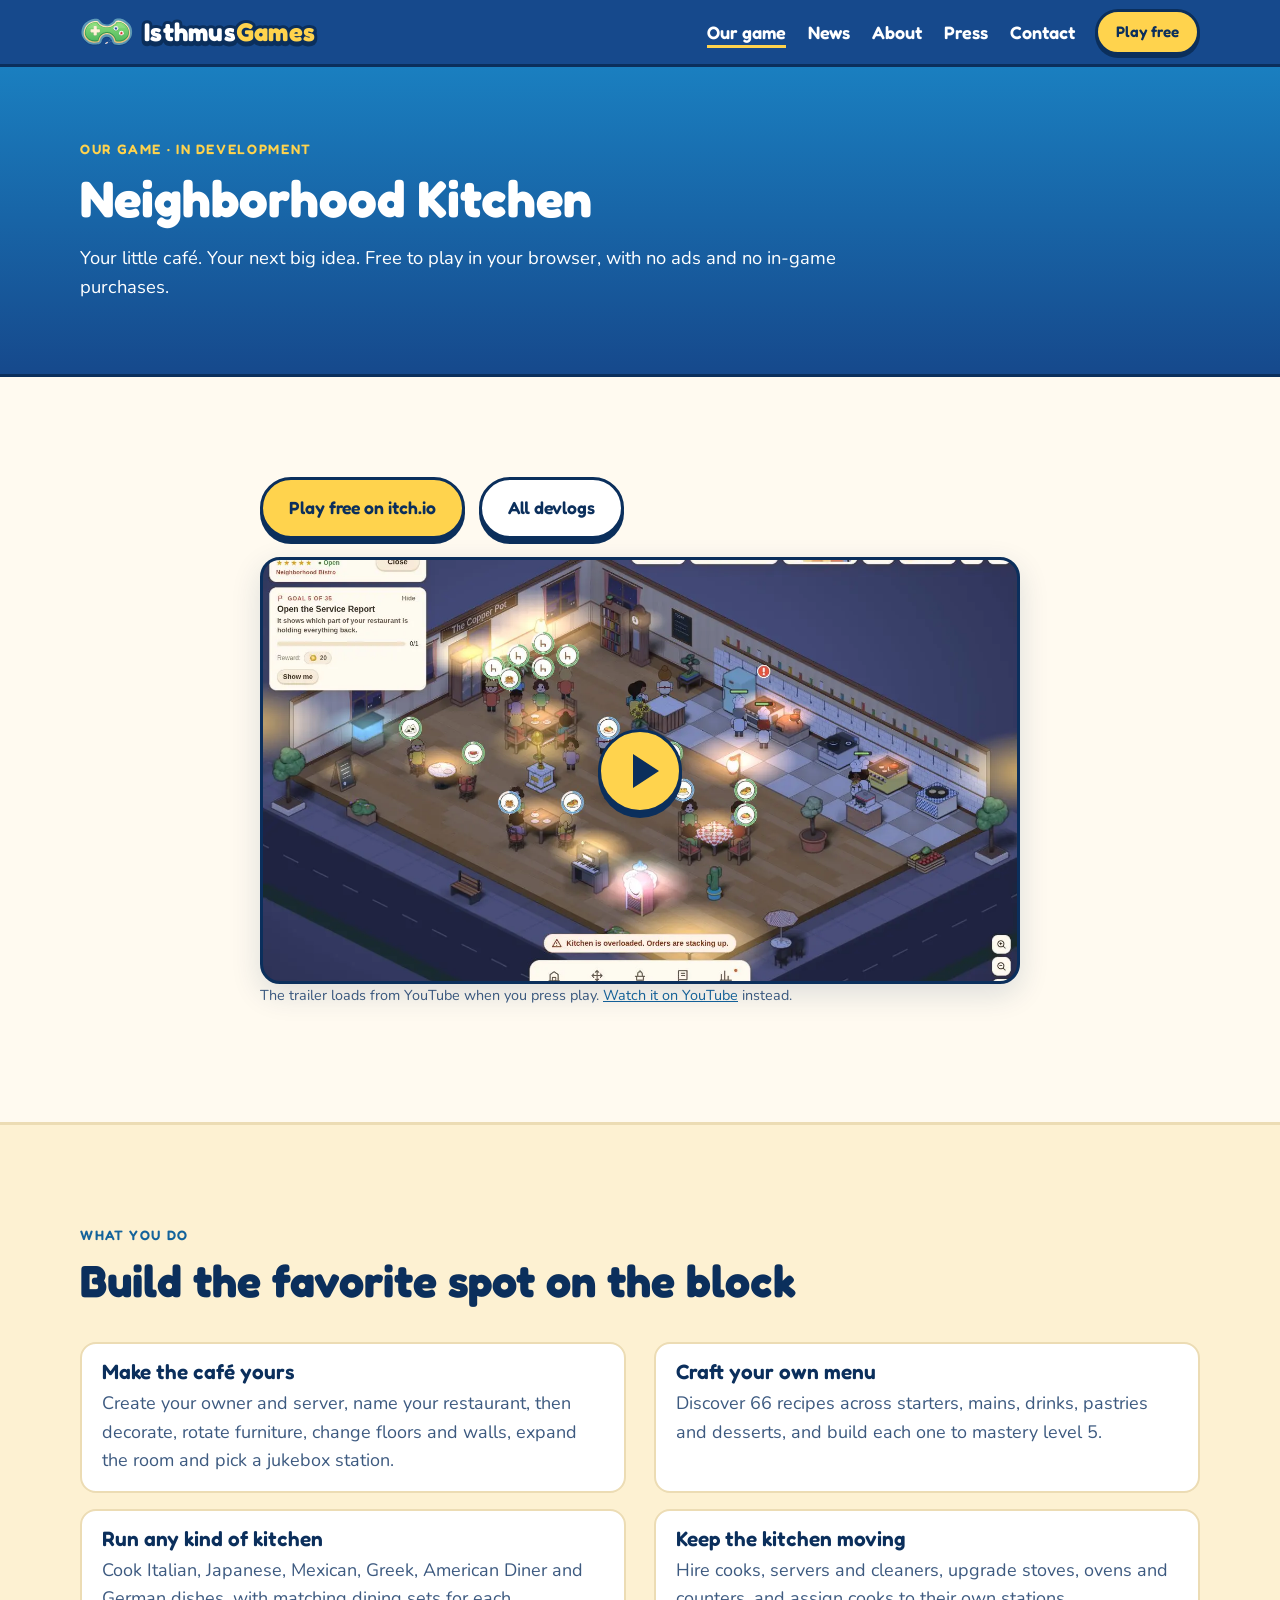
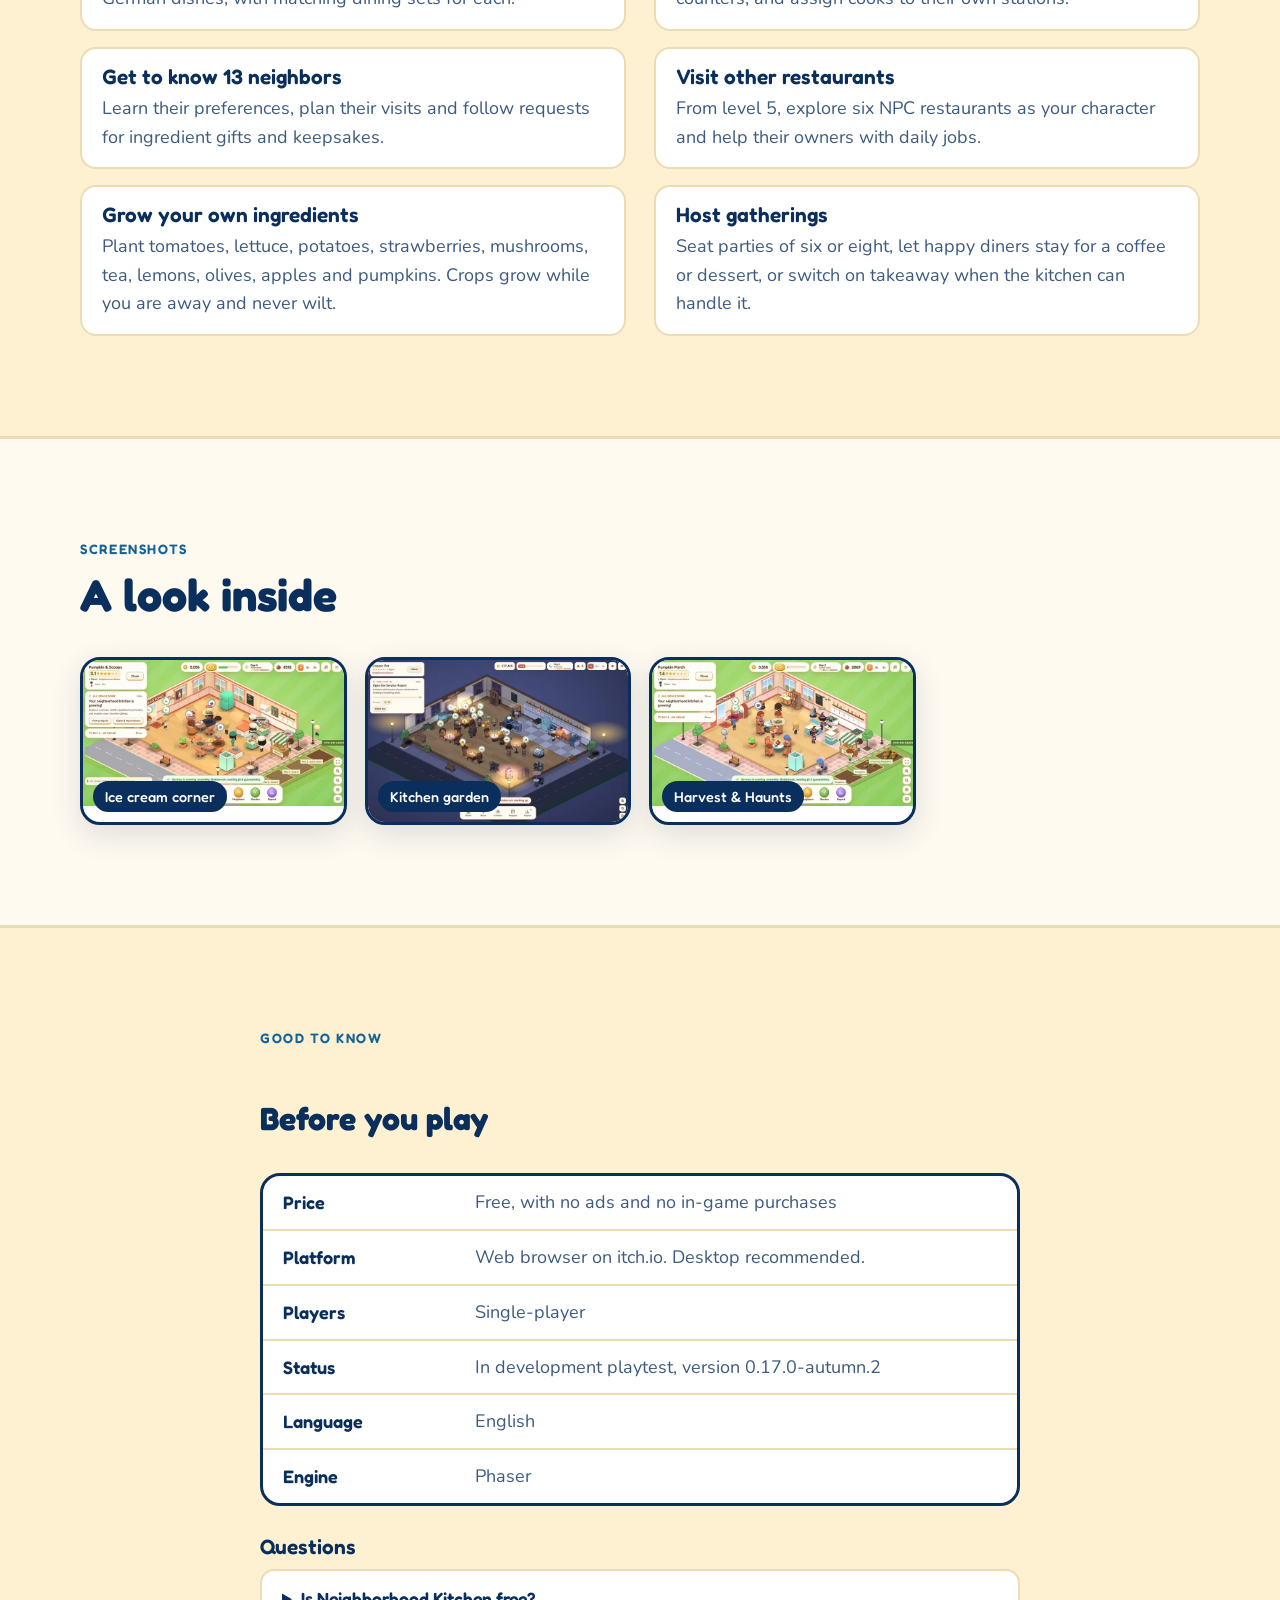
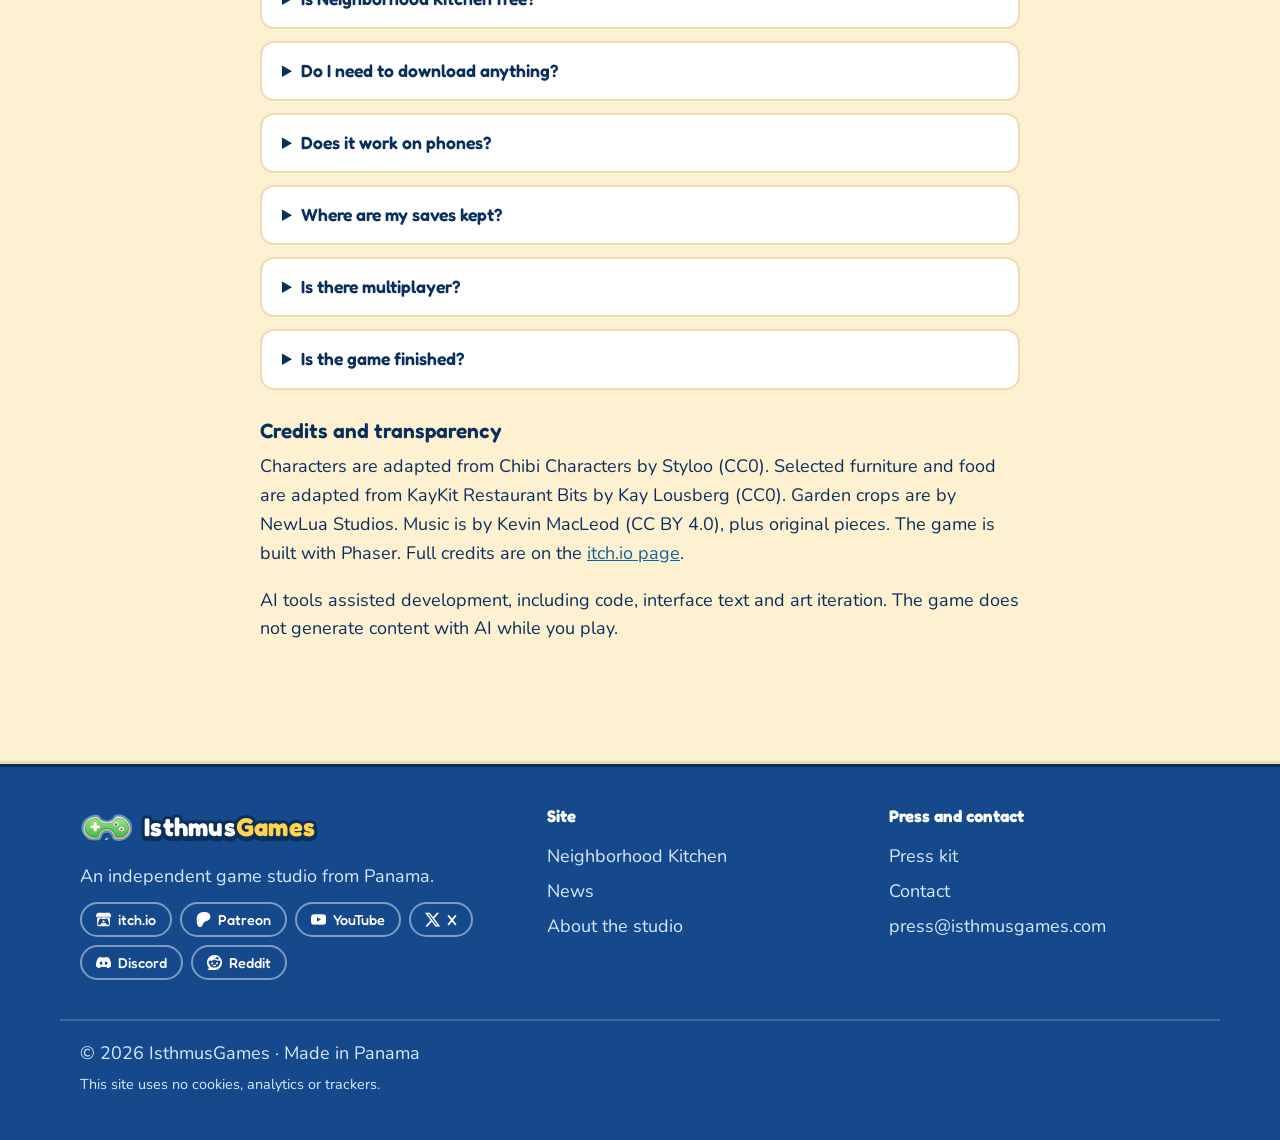
<file: neighborhood-kitchen/index.html>
<!doctype html>
<html lang="en">
<head>
  <meta charset="utf-8">
  <meta name="viewport" content="width=device-width, initial-scale=1">
  <meta http-equiv="Content-Security-Policy" content="default-src 'self'; img-src 'self' data:; style-src 'self'; font-src 'self'; script-src 'self'; frame-src https://www.youtube-nocookie.com; base-uri 'self'; form-action 'none'; object-src 'none'">
  <title>Neighborhood Kitchen | Free cozy restaurant game by IsthmusGames</title>
  <meta name="description" content="Neighborhood Kitchen is a free cozy restaurant game. Arrange your café, cook 66 recipes and get to know 13 neighbors, right in your browser.">
  <meta name="theme-color" content="#16498c">
  <link rel="canonical" href="https://isthmusgames.com/neighborhood-kitchen/">

  <meta property="og:type" content="website">
  <meta property="og:site_name" content="IsthmusGames">
  <meta property="og:title" content="Neighborhood Kitchen | Free cozy restaurant game by IsthmusGames">
  <meta property="og:description" content="Neighborhood Kitchen is a free cozy restaurant game. Arrange your café, cook 66 recipes and get to know 13 neighbors, right in your browser.">
  <meta property="og:url" content="https://isthmusgames.com/neighborhood-kitchen/">
  <meta property="og:image" content="https://isthmusgames.com/assets/social-card.jpg">
  <meta property="og:image:width" content="1200">
  <meta property="og:image:height" content="1200">
  <meta name="twitter:card" content="summary_large_image">
  <meta name="twitter:site" content="@IsthmusGamesHQ">

  <link rel="icon" href="/favicon.ico" sizes="48x48">
  <link rel="icon" href="/assets/emblem.svg" type="image/svg+xml">
  <link rel="apple-touch-icon" href="/assets/icon-180.png">
  <link rel="preload" as="image" type="image/webp" href="/assets/nk-copper-pot-evening-1440.webp" imagesrcset="/assets/nk-copper-pot-evening-720.webp 720w, /assets/nk-copper-pot-evening-1440.webp 1440w" imagesizes="(max-width: 900px) 100vw, 760px">
  <link rel="preload" href="/assets/fonts/fredoka-latin.woff2" as="font" type="font/woff2" crossorigin>
  <link rel="preload" href="/assets/fonts/nunito-latin.woff2" as="font" type="font/woff2" crossorigin>
  <link rel="stylesheet" href="/fonts.css">
  <link rel="stylesheet" href="/styles.css">
  <script type="application/ld+json">{"@context":"https://schema.org","@type":"VideoGame","name":"Neighborhood Kitchen","url":"https://isthmusgames.com/neighborhood-kitchen/","description":"A free cozy restaurant game. Arrange your café, cook 66 recipes and get to know 13 neighbors, right in your browser.","image":"https://isthmusgames.com/assets/nk-copper-pot-day.jpg","genre":["Simulation","Casual"],"gamePlatform":"Web browser","applicationCategory":"Game","operatingSystem":"Any (web browser)","playMode":"SinglePlayer","inLanguage":"en","softwareVersion":"0.17.0-autumn.2","author":{"@type":"Organization","name":"IsthmusGames","url":"https://isthmusgames.com"},"publisher":{"@type":"Organization","name":"IsthmusGames","url":"https://isthmusgames.com"},"offers":{"@type":"Offer","price":"0","priceCurrency":"USD","availability":"https://schema.org/InStock","url":"https://isthmusgames.itch.io/neighborhood-kitchen"},"trailer":{"@type":"VideoObject","name":"Neighborhood Kitchen trailer","embedUrl":"https://www.youtube-nocookie.com/embed/Tr1kBlrHU5Y","url":"https://youtu.be/Tr1kBlrHU5Y","thumbnailUrl":"https://isthmusgames.com/assets/nk-copper-pot-evening.jpg"}}</script>
  <script type="application/ld+json">{"@context":"https://schema.org","@type":"FAQPage","mainEntity":[{"@type":"Question","name":"Is Neighborhood Kitchen free?","acceptedAnswer":{"@type":"Answer","text":"Yes. It is free to play, with no ads and no in-game purchases. If you enjoy it, a tip on itch.io or a Patreon pledge helps keep the kitchen open."}},{"@type":"Question","name":"Do I need to download anything?","acceptedAnswer":{"@type":"Answer","text":"No. The game runs in your browser on itch.io. Click Run game and your first restaurant opens."}},{"@type":"Question","name":"Does it work on phones?","acceptedAnswer":{"@type":"Answer","text":"Desktop is recommended. On phones, play upright, because landscape panels can overlap. Safari on iPhone and iPad may forget progress when the page reloads."}},{"@type":"Question","name":"Where are my saves kept?","acceptedAnswer":{"@type":"Answer","text":"In your browser. There is no cloud sync, so keep a backup with Menu, then Download save, before refreshing or updating. Private windows and clearing site data can lose saves."}},{"@type":"Question","name":"Is there multiplayer?","acceptedAnswer":{"@type":"Answer","text":"No. Neighborhood Kitchen is single-player. Visits to real players and player-to-player trading are not included."}},{"@type":"Question","name":"Is the game finished?","acceptedAnswer":{"@type":"Answer","text":"Not yet. It is an in-development playtest, prices and rewards are still being tuned, and new updates land almost every week."}}]}</script>
</head>
<body>
  <a class="skip" href="#main">Skip to content</a>
  <header class="site-header">
    <div class="wrap header-row">
      <a class="brand" href="/" aria-label="IsthmusGames home">
        <img src="/assets/emblem-island.svg" alt="" width="54" height="32">
        <span class="wordmark"><span>Isthmus</span><span class="games">Games</span></span>
      </a>
      <nav aria-label="Main">
        <a href="/neighborhood-kitchen/" aria-current="page">Our game</a>
        <a href="/news/">News</a>
        <a href="/about/">About</a>
        <a href="/press/">Press</a>
        <a href="/contact/">Contact</a>
      </nav>
      <a class="btn btn-small btn-primary" href="https://isthmusgames.itch.io/neighborhood-kitchen" target="_blank" rel="noopener">Play free</a>
    </div>
  </header>

  <main id="main">
    <section class="page-hero">
      <div class="wrap">
        <p class="eyebrow">Our game · In development</p>
        <h1>Neighborhood Kitchen</h1>
        <p class="lede">Your little café. Your next big idea. Free to play in your browser, with no ads and no in-game purchases.</p>
      </div>
    </section>

    <section class="section">
      <div class="wrap narrow">
        <div class="actions actions-top">
          <a class="btn btn-primary" href="https://isthmusgames.itch.io/neighborhood-kitchen" target="_blank" rel="noopener">Play free on itch.io</a>
          <a class="btn btn-outline" href="https://isthmusgames.itch.io/neighborhood-kitchen/devlog" target="_blank" rel="noopener">All devlogs</a>
        </div>
        <button class="facade" type="button" data-yt="Tr1kBlrHU5Y" data-title="Neighborhood Kitchen trailer" aria-label="Play the Neighborhood Kitchen trailer">
            <picture>
              <source type="image/webp" srcset="/assets/nk-copper-pot-evening-720.webp 720w, /assets/nk-copper-pot-evening-1440.webp 1440w" sizes="(max-width: 900px) 100vw, 760px">
              <img src="/assets/nk-copper-pot-evening.jpg" alt="" width="1440" height="900" loading="lazy">
            </picture>
            <span class="facade-play" aria-hidden="true"></span>
          </button>
          <p class="fineprint">The trailer loads from YouTube when you press play. <a href="https://youtu.be/Tr1kBlrHU5Y" target="_blank" rel="noopener">Watch it on YouTube</a> instead.</p>
      </div>
    </section>

    <section class="section section-sand">
      <div class="wrap">
        <div class="section-head">
          <p class="eyebrow">What you do</p>
          <h2>Build the favorite spot on the block</h2>
        </div>
        <div class="feature-grid">
          <div>
            <h3>Make the café yours</h3>
            <p>Create your owner and server, name your restaurant, then decorate, rotate furniture, change floors and walls, expand the room and pick a jukebox station.</p>
          </div>
          <div>
            <h3>Craft your own menu</h3>
            <p>Discover 66 recipes across starters, mains, drinks, pastries and desserts, and build each one to mastery level 5.</p>
          </div>
          <div>
            <h3>Run any kind of kitchen</h3>
            <p>Cook Italian, Japanese, Mexican, Greek, American Diner and German dishes, with matching dining sets for each.</p>
          </div>
          <div>
            <h3>Keep the kitchen moving</h3>
            <p>Hire cooks, servers and cleaners, upgrade stoves, ovens and counters, and assign cooks to their own stations.</p>
          </div>
          <div>
            <h3>Get to know 13 neighbors</h3>
            <p>Learn their preferences, plan their visits and follow requests for ingredient gifts and keepsakes.</p>
          </div>
          <div>
            <h3>Visit other restaurants</h3>
            <p>From level 5, explore six NPC restaurants as your character and help their owners with daily jobs.</p>
          </div>
          <div>
            <h3>Grow your own ingredients</h3>
            <p>Plant tomatoes, lettuce, potatoes, strawberries, mushrooms, tea, lemons, olives, apples and pumpkins. Crops grow while you are away and never wilt.</p>
          </div>
          <div>
            <h3>Host gatherings</h3>
            <p>Seat parties of six or eight, let happy diners stay for a coffee or dessert, or switch on takeaway when the kitchen can handle it.</p>
          </div>
        </div>
      </div>
    </section>

    <section class="section">
      <div class="wrap">
        <div class="section-head">
          <p class="eyebrow">Screenshots</p>
          <h2>A look inside</h2>
        </div>
        <div class="shots shots-three">
          <a class="shot" href="/assets/nk-ice-cream.jpg" target="_blank" rel="noopener">
            <picture>
            <source type="image/webp" srcset="/assets/nk-ice-cream-720.webp 720w, /assets/nk-ice-cream-1440.webp 1440w" sizes="(max-width: 900px) 50vw, 270px">
            <img src="/assets/nk-ice-cream.jpg" alt="An ice cream parlor with a checkered floor, pink chairs and cooks scooping sundaes" width="1280" height="720" loading="lazy">
          </picture>
            <span>Ice cream corner</span>
          </a>
          <a class="shot" href="/assets/nk-pumpkin-porch.jpg" target="_blank" rel="noopener">
            <picture>
            <source type="image/webp" srcset="/assets/nk-pumpkin-porch-720.webp 720w, /assets/nk-pumpkin-porch-1440.webp 1440w" sizes="(max-width: 900px) 50vw, 270px">
            <img src="/assets/nk-pumpkin-porch.jpg" alt="A restaurant decorated for autumn, with guests in wide hats and a pumpkin patch in the garden" width="1440" height="900" loading="lazy">
          </picture>
            <span>Kitchen garden</span>
          </a>
          <a class="shot" href="/assets/nk-halloween.jpg" target="_blank" rel="noopener">
            <picture>
            <source type="image/webp" srcset="/assets/nk-halloween-720.webp 720w, /assets/nk-halloween-1440.webp 1440w" sizes="(max-width: 900px) 50vw, 270px">
            <img src="/assets/nk-halloween.jpg" alt="A Halloween themed restaurant with dark floors, guests in witch hats and pumpkin decorations" width="1280" height="720" loading="lazy">
          </picture>
            <span>Harvest &amp; Haunts</span>
          </a>
        </div>
      </div>
    </section>

    <section class="section section-sand">
      <div class="wrap prose">
        <div class="section-head">
          <p class="eyebrow">Good to know</p>
          <h2>Before you play</h2>
        </div>
        <dl class="facts">
          <div><dt>Price</dt><dd>Free, with no ads and no in-game purchases</dd></div>
          <div><dt>Platform</dt><dd>Web browser on itch.io. Desktop recommended.</dd></div>
          <div><dt>Players</dt><dd>Single-player</dd></div>
          <div><dt>Status</dt><dd>In development playtest, version 0.17.0-autumn.2</dd></div>
          <div><dt>Language</dt><dd>English</dd></div>
          <div><dt>Engine</dt><dd>Phaser</dd></div>
        </dl>
        <h3>Questions</h3>
        <details class="faq">
          <summary>Is Neighborhood Kitchen free?</summary>
          <p>Yes. It is free to play, with no ads and no in-game purchases. If you enjoy it, a tip on itch.io or a Patreon pledge helps keep the kitchen open.</p>
        </details>
        <details class="faq">
          <summary>Do I need to download anything?</summary>
          <p>No. The game runs in your browser on itch.io. Click Run game and your first restaurant opens.</p>
        </details>
        <details class="faq">
          <summary>Does it work on phones?</summary>
          <p>Desktop is recommended. On phones, play upright, because landscape panels can overlap. Safari on iPhone and iPad may forget progress when the page reloads.</p>
        </details>
        <details class="faq">
          <summary>Where are my saves kept?</summary>
          <p>In your browser. There is no cloud sync, so keep a backup with Menu, then Download save, before refreshing or updating. Private windows and clearing site data can lose saves.</p>
        </details>
        <details class="faq">
          <summary>Is there multiplayer?</summary>
          <p>No. Neighborhood Kitchen is single-player. Visits to real players and player-to-player trading are not included.</p>
        </details>
        <details class="faq">
          <summary>Is the game finished?</summary>
          <p>Not yet. It is an in-development playtest, prices and rewards are still being tuned, and new updates land almost every week.</p>
        </details>
        <h3>Credits and transparency</h3>
        <p>Characters are adapted from Chibi Characters by Styloo (CC0). Selected furniture and food are adapted from KayKit Restaurant Bits by Kay Lousberg (CC0). Garden crops are by NewLua Studios. Music is by Kevin MacLeod (CC BY 4.0), plus original pieces. The game is built with Phaser. Full credits are on the <a href="https://isthmusgames.itch.io/neighborhood-kitchen" target="_blank" rel="noopener">itch.io page</a>.</p>
        <p>AI tools assisted development, including code, interface text and art iteration. The game does not generate content with AI while you play.</p>
      </div>
    </section>
  </main>

  <footer class="site-footer">
    <div class="wrap footer-grid">
      <div>
        <div class="brand">
          <img src="/assets/emblem-island.svg" alt="" width="54" height="32">
          <span class="wordmark"><span>Isthmus</span><span class="games">Games</span></span>
        </div>
        <p>An independent game studio from Panama.</p>
        <p class="social-row">
          <a href="https://isthmusgames.itch.io" target="_blank" rel="noopener"><svg class="icon" viewBox="0 0 24 24" aria-hidden="true"><path d="M3.13 1.338C2.08 1.96.02 4.328 0 4.95v1.03c0 1.303 1.22 2.45 2.325 2.45 1.33 0 2.436-1.102 2.436-2.41 0 1.308 1.07 2.41 2.4 2.41 1.328 0 2.362-1.102 2.362-2.41 0 1.308 1.137 2.41 2.466 2.41h.024c1.33 0 2.466-1.102 2.466-2.41 0 1.308 1.034 2.41 2.363 2.41 1.33 0 2.4-1.102 2.4-2.41 0 1.308 1.106 2.41 2.435 2.41C22.78 8.43 24 7.282 24 5.98V4.95c-.02-.62-2.082-2.99-3.13-3.612-3.253-.114-5.508-.134-8.87-.133-3.362 0-7.945.053-8.87.133zm6.376 6.477a2.74 2.74 0 0 1-.468.602c-.5.49-1.19.795-1.947.795a2.786 2.786 0 0 1-1.95-.795c-.182-.178-.32-.37-.446-.59-.127.222-.303.412-.486.59a2.788 2.788 0 0 1-1.95.795c-.092 0-.187-.025-.264-.052-.107 1.113-.152 2.176-.168 2.95v.005l-.006 1.167c.02 2.334-.23 7.564 1.03 8.85 1.952.454 5.545.662 9.15.663 3.605 0 7.198-.21 9.15-.664 1.26-1.284 1.01-6.514 1.03-8.848l-.006-1.167v-.004c-.016-.775-.06-1.838-.168-2.95-.077.026-.172.052-.263.052a2.788 2.788 0 0 1-1.95-.795c-.184-.178-.36-.368-.486-.59-.127.22-.265.412-.447.59a2.786 2.786 0 0 1-1.95.794c-.76 0-1.446-.303-1.948-.793a2.74 2.74 0 0 1-.468-.602 2.738 2.738 0 0 1-.463.602 2.787 2.787 0 0 1-1.95.794h-.16a2.787 2.787 0 0 1-1.95-.793 2.738 2.738 0 0 1-.464-.602zm-2.004 2.59v.002c.795.002 1.5 0 2.373.953.687-.072 1.406-.108 2.125-.107.72 0 1.438.035 2.125.107.873-.953 1.578-.95 2.372-.953.376 0 1.876 0 2.92 2.934l1.123 4.028c.832 2.995-.266 3.068-1.636 3.07-2.03-.075-3.156-1.55-3.156-3.025-1.124.184-2.436.276-3.748.277-1.312 0-2.624-.093-3.748-.277 0 1.475-1.125 2.95-3.156 3.026-1.37-.004-2.468-.077-1.636-3.072l1.122-4.027c1.045-2.934 2.545-2.934 2.92-2.934zM12 12.714c-.002.002-2.14 1.964-2.523 2.662l1.4-.056v1.22c0 .056.56.033 1.123.007.562.026 1.124.05 1.124-.008v-1.22l1.4.055C14.138 14.677 12 12.713 12 12.713z"/></svg>itch.io</a>
          <a href="https://www.patreon.com/isthmusgames" target="_blank" rel="noopener"><svg class="icon" viewBox="0 0 24 24" aria-hidden="true"><path d="M22.957 7.21c-.004-3.064-2.391-5.576-5.191-6.482-3.478-1.125-8.064-.962-11.384.604C2.357 3.231 1.093 7.391 1.046 11.54c-.039 3.411.302 12.396 5.369 12.46 3.765.047 4.326-4.804 6.068-7.141 1.24-1.662 2.836-2.132 4.801-2.618 3.376-.836 5.678-3.501 5.673-7.031Z"/></svg>Patreon</a>
          <a href="https://www.youtube.com/@IsthmusGames" target="_blank" rel="noopener"><svg class="icon" viewBox="0 0 24 24" aria-hidden="true"><path d="M23.498 6.186a3.016 3.016 0 0 0-2.122-2.136C19.505 3.545 12 3.545 12 3.545s-7.505 0-9.377.505A3.017 3.017 0 0 0 .502 6.186C0 8.07 0 12 0 12s0 3.93.502 5.814a3.016 3.016 0 0 0 2.122 2.136c1.871.505 9.376.505 9.376.505s7.505 0 9.377-.505a3.015 3.015 0 0 0 2.122-2.136C24 15.93 24 12 24 12s0-3.93-.502-5.814zM9.545 15.568V8.432L15.818 12l-6.273 3.568z"/></svg>YouTube</a>
          <a href="https://x.com/IsthmusGamesHQ" target="_blank" rel="noopener"><svg class="icon" viewBox="0 0 24 24" aria-hidden="true"><path d="M18.901 1.153h3.68l-8.04 9.19L24 22.846h-7.406l-5.8-7.584-6.638 7.584H.474l8.6-9.83L0 1.154h7.594l5.243 6.932ZM17.61 20.644h2.039L6.486 3.24H4.298Z"/></svg>X</a>
          <a href="https://discord.gg/mu7STJRDSa" target="_blank" rel="noopener"><svg class="icon" viewBox="0 0 24 24" aria-hidden="true"><path d="M20.317 4.3698a19.7913 19.7913 0 00-4.8851-1.5152.0741.0741 0 00-.0785.0371c-.211.3753-.4447.8648-.6083 1.2495-1.8447-.2762-3.68-.2762-5.4868 0-.1636-.3933-.4058-.8742-.6177-1.2495a.077.077 0 00-.0785-.037 19.7363 19.7363 0 00-4.8852 1.515.0699.0699 0 00-.0321.0277C.5334 9.0458-.319 13.5799.0992 18.0578a.0824.0824 0 00.0312.0561c2.0528 1.5076 4.0413 2.4228 5.9929 3.0294a.0777.0777 0 00.0842-.0276c.4616-.6304.8731-1.2952 1.226-1.9942a.076.076 0 00-.0416-.1057c-.6528-.2476-1.2743-.5495-1.8722-.8923a.077.077 0 01-.0076-.1277c.1258-.0943.2517-.1923.3718-.2914a.0743.0743 0 01.0776-.0105c3.9278 1.7933 8.18 1.7933 12.0614 0a.0739.0739 0 01.0785.0095c.1202.099.246.1981.3728.2924a.077.077 0 01-.0066.1276 12.2986 12.2986 0 01-1.873.8914.0766.0766 0 00-.0407.1067c.3604.698.7719 1.3628 1.225 1.9932a.076.076 0 00.0842.0286c1.961-.6067 3.9495-1.5219 6.0023-3.0294a.077.077 0 00.0313-.0552c.5004-5.177-.8382-9.6739-3.5485-13.6604a.061.061 0 00-.0312-.0286zM8.02 15.3312c-1.1825 0-2.1569-1.0857-2.1569-2.419 0-1.3332.9555-2.4189 2.157-2.4189 1.2108 0 2.1757 1.0952 2.1568 2.419 0 1.3332-.9555 2.4189-2.1569 2.4189zm7.9748 0c-1.1825 0-2.1569-1.0857-2.1569-2.419 0-1.3332.9554-2.4189 2.1569-2.4189 1.2108 0 2.1757 1.0952 2.1568 2.419 0 1.3332-.946 2.4189-2.1568 2.4189Z"/></svg>Discord</a>
          <a href="https://www.reddit.com/user/IsthmusGamesHQ" target="_blank" rel="noopener"><svg class="icon" viewBox="0 0 24 24" aria-hidden="true"><path d="M12 0C5.373 0 0 5.373 0 12c0 3.314 1.343 6.314 3.515 8.485l-2.286 2.286C.775 23.225 1.097 24 1.738 24H12c6.627 0 12-5.373 12-12S18.627 0 12 0Zm4.388 3.199c1.104 0 1.999.895 1.999 1.999 0 1.105-.895 2-1.999 2-.946 0-1.739-.657-1.947-1.539v.002c-1.147.162-2.032 1.15-2.032 2.341v.007c1.776.067 3.4.567 4.686 1.363.473-.363 1.064-.58 1.707-.58 1.547 0 2.802 1.254 2.802 2.802 0 1.117-.655 2.081-1.601 2.531-.088 3.256-3.637 5.876-7.997 5.876-4.361 0-7.905-2.617-7.998-5.87-.954-.447-1.614-1.415-1.614-2.538 0-1.548 1.255-2.802 2.803-2.802.645 0 1.239.218 1.712.585 1.275-.79 2.881-1.291 4.64-1.365v-.01c0-1.663 1.263-3.034 2.88-3.207.188-.911.993-1.595 1.959-1.595Zm-8.085 8.376c-.784 0-1.459.78-1.506 1.797-.047 1.016.64 1.429 1.426 1.429.786 0 1.371-.369 1.418-1.385.047-1.017-.553-1.841-1.338-1.841Zm7.406 0c-.786 0-1.385.824-1.338 1.841.047 1.017.634 1.385 1.418 1.385.785 0 1.473-.413 1.426-1.429-.046-1.017-.721-1.797-1.506-1.797Zm-3.703 4.013c-.974 0-1.907.048-2.77.135-.147.015-.241.168-.183.305.483 1.154 1.622 1.964 2.953 1.964 1.33 0 2.47-.81 2.953-1.964.057-.137-.037-.29-.184-.305-.863-.087-1.795-.135-2.769-.135Z"/></svg>Reddit</a>
        </p>
      </div>
      <nav aria-label="Footer">
        <h2>Site</h2>
        <a href="/neighborhood-kitchen/">Neighborhood Kitchen</a>
        <a href="/news/">News</a>
        <a href="/about/">About the studio</a>
      </nav>
      <nav aria-label="Press and contact">
        <h2>Press and contact</h2>
        <a href="/press/">Press kit</a>
        <a href="/contact/">Contact</a>
        <a href="mailto:press@isthmusgames.com">press@isthmusgames.com</a>
      </nav>
    </div>
    <div class="wrap footer-base">
      <p>© 2026 IsthmusGames · Made in Panama</p>
      <p class="fineprint">This site uses no cookies, analytics or trackers.</p>
    </div>
  </footer>
  <script src="/site.js" defer></script>
</body>
</html>
</file>
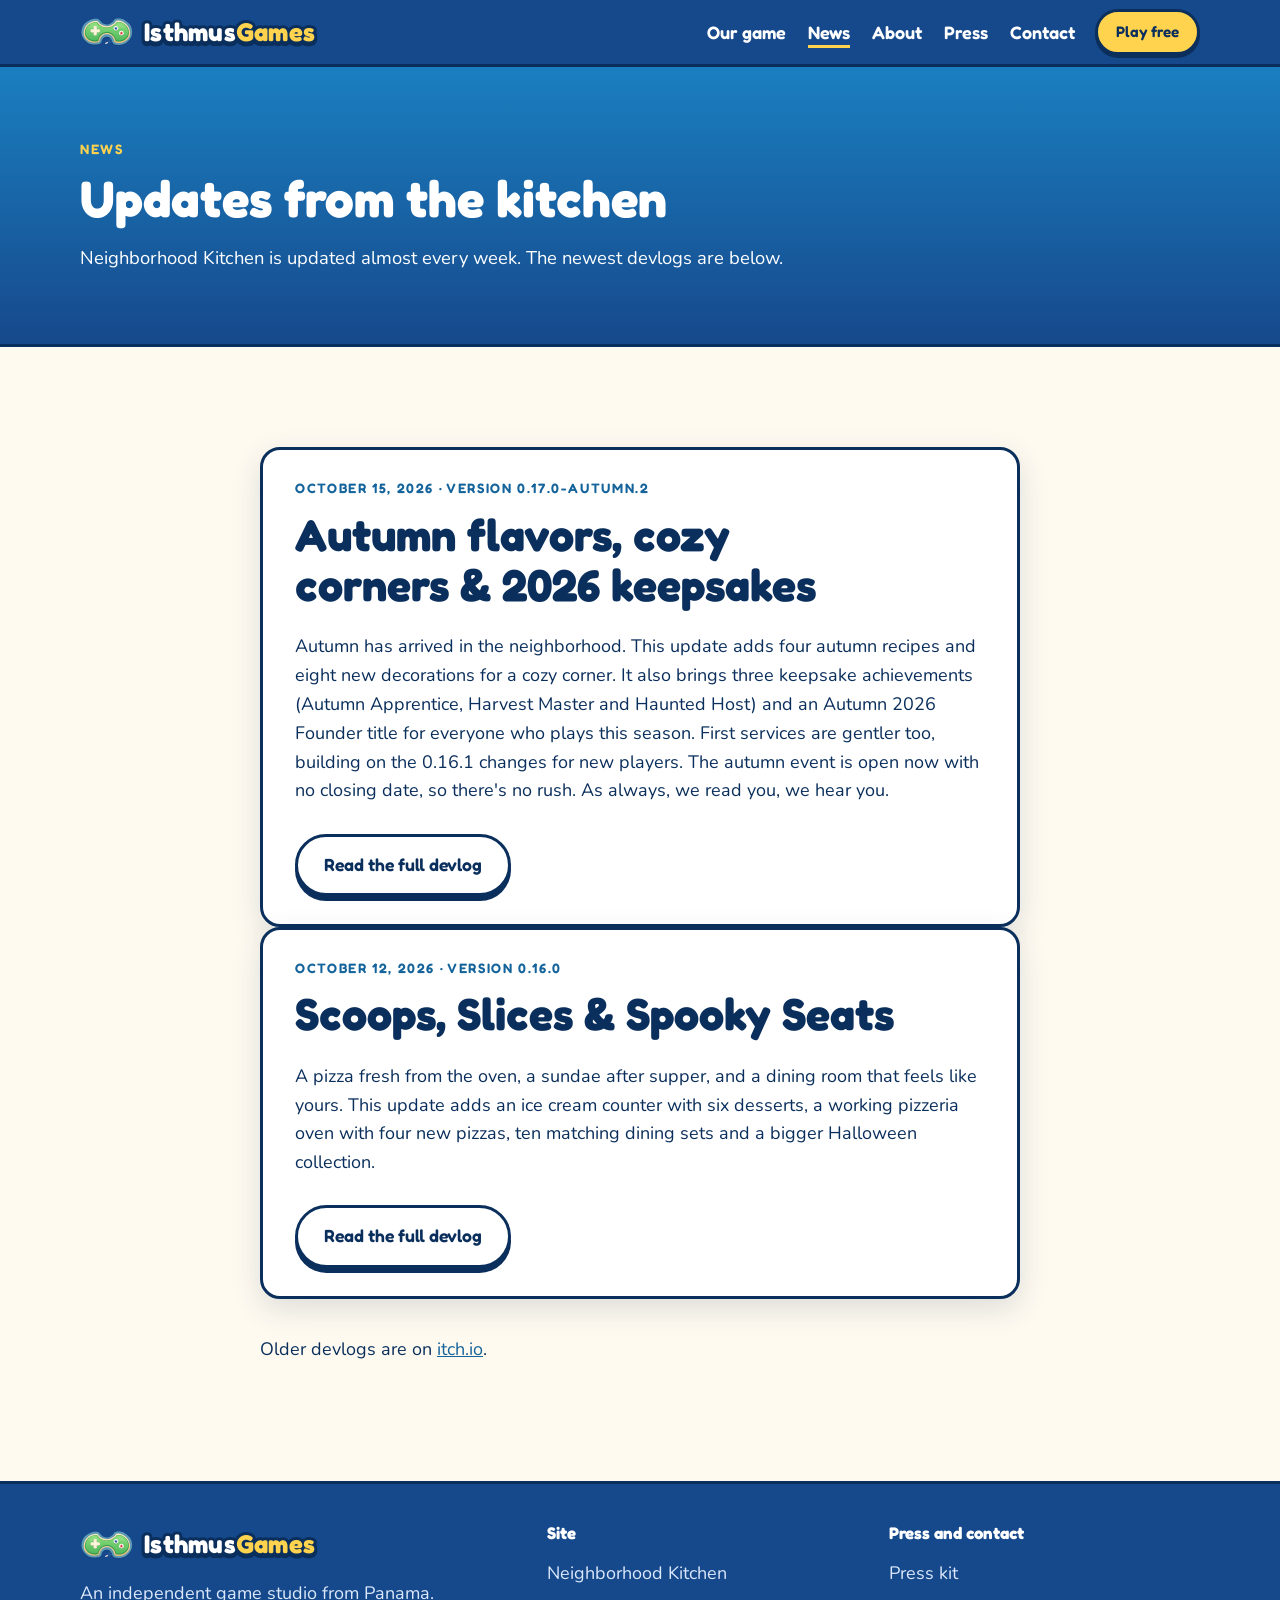
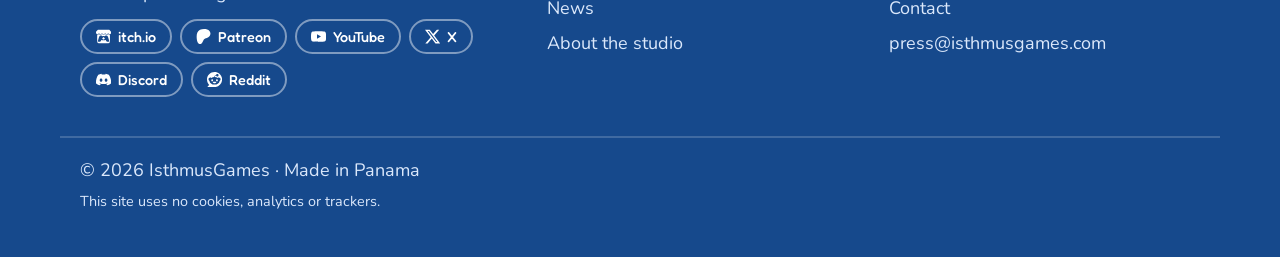
<file: news/index.html>
<!doctype html>
<html lang="en">
<head>
  <meta charset="utf-8">
  <meta name="viewport" content="width=device-width, initial-scale=1">
  <meta http-equiv="Content-Security-Policy" content="default-src 'self'; img-src 'self' data:; style-src 'self'; font-src 'self'; script-src 'self'; frame-src https://www.youtube-nocookie.com; base-uri 'self'; form-action 'none'; object-src 'none'">
  <title>News | IsthmusGames</title>
  <meta name="description" content="Devlogs and update news from IsthmusGames, the studio behind Neighborhood Kitchen.">
  <meta name="theme-color" content="#16498c">
  <link rel="canonical" href="https://isthmusgames.com/news/">

  <meta property="og:type" content="website">
  <meta property="og:site_name" content="IsthmusGames">
  <meta property="og:title" content="News | IsthmusGames">
  <meta property="og:description" content="Devlogs and update news from IsthmusGames, the studio behind Neighborhood Kitchen.">
  <meta property="og:url" content="https://isthmusgames.com/news/">
  <meta property="og:image" content="https://isthmusgames.com/assets/social-card.jpg">
  <meta property="og:image:width" content="1200">
  <meta property="og:image:height" content="1200">
  <meta name="twitter:card" content="summary_large_image">
  <meta name="twitter:site" content="@IsthmusGamesHQ">

  <link rel="icon" href="/favicon.ico" sizes="48x48">
  <link rel="icon" href="/assets/emblem.svg" type="image/svg+xml">
  <link rel="apple-touch-icon" href="/assets/icon-180.png">
  
  <link rel="preload" href="/assets/fonts/fredoka-latin.woff2" as="font" type="font/woff2" crossorigin>
  <link rel="preload" href="/assets/fonts/nunito-latin.woff2" as="font" type="font/woff2" crossorigin>
  <link rel="stylesheet" href="/fonts.css">
  <link rel="stylesheet" href="/styles.css">
  
</head>
<body>
  <a class="skip" href="#main">Skip to content</a>
  <header class="site-header">
    <div class="wrap header-row">
      <a class="brand" href="/" aria-label="IsthmusGames home">
        <img src="/assets/emblem-island.svg" alt="" width="54" height="32">
        <span class="wordmark"><span>Isthmus</span><span class="games">Games</span></span>
      </a>
      <nav aria-label="Main">
        <a href="/neighborhood-kitchen/">Our game</a>
        <a href="/news/" aria-current="page">News</a>
        <a href="/about/">About</a>
        <a href="/press/">Press</a>
        <a href="/contact/">Contact</a>
      </nav>
      <a class="btn btn-small btn-primary" href="https://isthmusgames.itch.io/neighborhood-kitchen" target="_blank" rel="noopener">Play free</a>
    </div>
  </header>

  <main id="main">
    <section class="page-hero">
      <div class="wrap">
        <p class="eyebrow">News</p>
        <h1>Updates from the kitchen</h1>
        <p class="lede">Neighborhood Kitchen is updated almost every week. The newest devlogs are below.</p>
      </div>
    </section>

    <section class="section">
      <div class="wrap narrow">
        <article class="news-item">
          <p class="eyebrow">October 15, 2026 · Version 0.17.0-autumn.2</p>
          <h2>Autumn flavors, cozy corners &amp; 2026 keepsakes</h2>
          <p>Autumn has arrived in the neighborhood. This update adds four autumn recipes and eight new decorations for a cozy corner. It also brings three keepsake achievements (Autumn Apprentice, Harvest Master and Haunted Host) and an Autumn 2026 Founder title for everyone who plays this season. First services are gentler too, building on the 0.16.1 changes for new players. The autumn event is open now with no closing date, so there's no rush. As always, we read you, we hear you.</p>
          <a class="btn btn-outline" href="https://isthmusgames.itch.io/neighborhood-kitchen/devlog/1709767/0170-autumn2-autumn-flavors-cozy-corners-2026-keepsakes" target="_blank" rel="noopener">Read the full devlog</a>
        </article>
        <article class="news-item">
          <p class="eyebrow">October 12, 2026 · Version 0.16.0</p>
          <h2>Scoops, Slices &amp; Spooky Seats</h2>
          <p>A pizza fresh from the oven, a sundae after supper, and a dining room that feels like yours. This update adds an ice cream counter with six desserts, a working pizzeria oven with four new pizzas, ten matching dining sets and a bigger Halloween collection.</p>
          <a class="btn btn-outline" href="https://isthmusgames.itch.io/neighborhood-kitchen/devlog/1704017/0160-scoops-slices-spooky-seats" target="_blank" rel="noopener">Read the full devlog</a>
        </article>
        <p class="contact-line">Older devlogs are on <a href="https://isthmusgames.itch.io/neighborhood-kitchen/devlog" target="_blank" rel="noopener">itch.io</a>.</p>
      </div>
    </section>
  </main>

  <footer class="site-footer">
    <div class="wrap footer-grid">
      <div>
        <div class="brand">
          <img src="/assets/emblem-island.svg" alt="" width="54" height="32">
          <span class="wordmark"><span>Isthmus</span><span class="games">Games</span></span>
        </div>
        <p>An independent game studio from Panama.</p>
        <p class="social-row">
          <a href="https://isthmusgames.itch.io" target="_blank" rel="noopener"><svg class="icon" viewBox="0 0 24 24" aria-hidden="true"><path d="M3.13 1.338C2.08 1.96.02 4.328 0 4.95v1.03c0 1.303 1.22 2.45 2.325 2.45 1.33 0 2.436-1.102 2.436-2.41 0 1.308 1.07 2.41 2.4 2.41 1.328 0 2.362-1.102 2.362-2.41 0 1.308 1.137 2.41 2.466 2.41h.024c1.33 0 2.466-1.102 2.466-2.41 0 1.308 1.034 2.41 2.363 2.41 1.33 0 2.4-1.102 2.4-2.41 0 1.308 1.106 2.41 2.435 2.41C22.78 8.43 24 7.282 24 5.98V4.95c-.02-.62-2.082-2.99-3.13-3.612-3.253-.114-5.508-.134-8.87-.133-3.362 0-7.945.053-8.87.133zm6.376 6.477a2.74 2.74 0 0 1-.468.602c-.5.49-1.19.795-1.947.795a2.786 2.786 0 0 1-1.95-.795c-.182-.178-.32-.37-.446-.59-.127.222-.303.412-.486.59a2.788 2.788 0 0 1-1.95.795c-.092 0-.187-.025-.264-.052-.107 1.113-.152 2.176-.168 2.95v.005l-.006 1.167c.02 2.334-.23 7.564 1.03 8.85 1.952.454 5.545.662 9.15.663 3.605 0 7.198-.21 9.15-.664 1.26-1.284 1.01-6.514 1.03-8.848l-.006-1.167v-.004c-.016-.775-.06-1.838-.168-2.95-.077.026-.172.052-.263.052a2.788 2.788 0 0 1-1.95-.795c-.184-.178-.36-.368-.486-.59-.127.22-.265.412-.447.59a2.786 2.786 0 0 1-1.95.794c-.76 0-1.446-.303-1.948-.793a2.74 2.74 0 0 1-.468-.602 2.738 2.738 0 0 1-.463.602 2.787 2.787 0 0 1-1.95.794h-.16a2.787 2.787 0 0 1-1.95-.793 2.738 2.738 0 0 1-.464-.602zm-2.004 2.59v.002c.795.002 1.5 0 2.373.953.687-.072 1.406-.108 2.125-.107.72 0 1.438.035 2.125.107.873-.953 1.578-.95 2.372-.953.376 0 1.876 0 2.92 2.934l1.123 4.028c.832 2.995-.266 3.068-1.636 3.07-2.03-.075-3.156-1.55-3.156-3.025-1.124.184-2.436.276-3.748.277-1.312 0-2.624-.093-3.748-.277 0 1.475-1.125 2.95-3.156 3.026-1.37-.004-2.468-.077-1.636-3.072l1.122-4.027c1.045-2.934 2.545-2.934 2.92-2.934zM12 12.714c-.002.002-2.14 1.964-2.523 2.662l1.4-.056v1.22c0 .056.56.033 1.123.007.562.026 1.124.05 1.124-.008v-1.22l1.4.055C14.138 14.677 12 12.713 12 12.713z"/></svg>itch.io</a>
          <a href="https://www.patreon.com/isthmusgames" target="_blank" rel="noopener"><svg class="icon" viewBox="0 0 24 24" aria-hidden="true"><path d="M22.957 7.21c-.004-3.064-2.391-5.576-5.191-6.482-3.478-1.125-8.064-.962-11.384.604C2.357 3.231 1.093 7.391 1.046 11.54c-.039 3.411.302 12.396 5.369 12.46 3.765.047 4.326-4.804 6.068-7.141 1.24-1.662 2.836-2.132 4.801-2.618 3.376-.836 5.678-3.501 5.673-7.031Z"/></svg>Patreon</a>
          <a href="https://www.youtube.com/@IsthmusGames" target="_blank" rel="noopener"><svg class="icon" viewBox="0 0 24 24" aria-hidden="true"><path d="M23.498 6.186a3.016 3.016 0 0 0-2.122-2.136C19.505 3.545 12 3.545 12 3.545s-7.505 0-9.377.505A3.017 3.017 0 0 0 .502 6.186C0 8.07 0 12 0 12s0 3.93.502 5.814a3.016 3.016 0 0 0 2.122 2.136c1.871.505 9.376.505 9.376.505s7.505 0 9.377-.505a3.015 3.015 0 0 0 2.122-2.136C24 15.93 24 12 24 12s0-3.93-.502-5.814zM9.545 15.568V8.432L15.818 12l-6.273 3.568z"/></svg>YouTube</a>
          <a href="https://x.com/IsthmusGamesHQ" target="_blank" rel="noopener"><svg class="icon" viewBox="0 0 24 24" aria-hidden="true"><path d="M18.901 1.153h3.68l-8.04 9.19L24 22.846h-7.406l-5.8-7.584-6.638 7.584H.474l8.6-9.83L0 1.154h7.594l5.243 6.932ZM17.61 20.644h2.039L6.486 3.24H4.298Z"/></svg>X</a>
          <a href="https://discord.gg/mu7STJRDSa" target="_blank" rel="noopener"><svg class="icon" viewBox="0 0 24 24" aria-hidden="true"><path d="M20.317 4.3698a19.7913 19.7913 0 00-4.8851-1.5152.0741.0741 0 00-.0785.0371c-.211.3753-.4447.8648-.6083 1.2495-1.8447-.2762-3.68-.2762-5.4868 0-.1636-.3933-.4058-.8742-.6177-1.2495a.077.077 0 00-.0785-.037 19.7363 19.7363 0 00-4.8852 1.515.0699.0699 0 00-.0321.0277C.5334 9.0458-.319 13.5799.0992 18.0578a.0824.0824 0 00.0312.0561c2.0528 1.5076 4.0413 2.4228 5.9929 3.0294a.0777.0777 0 00.0842-.0276c.4616-.6304.8731-1.2952 1.226-1.9942a.076.076 0 00-.0416-.1057c-.6528-.2476-1.2743-.5495-1.8722-.8923a.077.077 0 01-.0076-.1277c.1258-.0943.2517-.1923.3718-.2914a.0743.0743 0 01.0776-.0105c3.9278 1.7933 8.18 1.7933 12.0614 0a.0739.0739 0 01.0785.0095c.1202.099.246.1981.3728.2924a.077.077 0 01-.0066.1276 12.2986 12.2986 0 01-1.873.8914.0766.0766 0 00-.0407.1067c.3604.698.7719 1.3628 1.225 1.9932a.076.076 0 00.0842.0286c1.961-.6067 3.9495-1.5219 6.0023-3.0294a.077.077 0 00.0313-.0552c.5004-5.177-.8382-9.6739-3.5485-13.6604a.061.061 0 00-.0312-.0286zM8.02 15.3312c-1.1825 0-2.1569-1.0857-2.1569-2.419 0-1.3332.9555-2.4189 2.157-2.4189 1.2108 0 2.1757 1.0952 2.1568 2.419 0 1.3332-.9555 2.4189-2.1569 2.4189zm7.9748 0c-1.1825 0-2.1569-1.0857-2.1569-2.419 0-1.3332.9554-2.4189 2.1569-2.4189 1.2108 0 2.1757 1.0952 2.1568 2.419 0 1.3332-.946 2.4189-2.1568 2.4189Z"/></svg>Discord</a>
          <a href="https://www.reddit.com/user/IsthmusGamesHQ" target="_blank" rel="noopener"><svg class="icon" viewBox="0 0 24 24" aria-hidden="true"><path d="M12 0C5.373 0 0 5.373 0 12c0 3.314 1.343 6.314 3.515 8.485l-2.286 2.286C.775 23.225 1.097 24 1.738 24H12c6.627 0 12-5.373 12-12S18.627 0 12 0Zm4.388 3.199c1.104 0 1.999.895 1.999 1.999 0 1.105-.895 2-1.999 2-.946 0-1.739-.657-1.947-1.539v.002c-1.147.162-2.032 1.15-2.032 2.341v.007c1.776.067 3.4.567 4.686 1.363.473-.363 1.064-.58 1.707-.58 1.547 0 2.802 1.254 2.802 2.802 0 1.117-.655 2.081-1.601 2.531-.088 3.256-3.637 5.876-7.997 5.876-4.361 0-7.905-2.617-7.998-5.87-.954-.447-1.614-1.415-1.614-2.538 0-1.548 1.255-2.802 2.803-2.802.645 0 1.239.218 1.712.585 1.275-.79 2.881-1.291 4.64-1.365v-.01c0-1.663 1.263-3.034 2.88-3.207.188-.911.993-1.595 1.959-1.595Zm-8.085 8.376c-.784 0-1.459.78-1.506 1.797-.047 1.016.64 1.429 1.426 1.429.786 0 1.371-.369 1.418-1.385.047-1.017-.553-1.841-1.338-1.841Zm7.406 0c-.786 0-1.385.824-1.338 1.841.047 1.017.634 1.385 1.418 1.385.785 0 1.473-.413 1.426-1.429-.046-1.017-.721-1.797-1.506-1.797Zm-3.703 4.013c-.974 0-1.907.048-2.77.135-.147.015-.241.168-.183.305.483 1.154 1.622 1.964 2.953 1.964 1.33 0 2.47-.81 2.953-1.964.057-.137-.037-.29-.184-.305-.863-.087-1.795-.135-2.769-.135Z"/></svg>Reddit</a>
        </p>
      </div>
      <nav aria-label="Footer">
        <h2>Site</h2>
        <a href="/neighborhood-kitchen/">Neighborhood Kitchen</a>
        <a href="/news/">News</a>
        <a href="/about/">About the studio</a>
      </nav>
      <nav aria-label="Press and contact">
        <h2>Press and contact</h2>
        <a href="/press/">Press kit</a>
        <a href="/contact/">Contact</a>
        <a href="mailto:press@isthmusgames.com">press@isthmusgames.com</a>
      </nav>
    </div>
    <div class="wrap footer-base">
      <p>© 2026 IsthmusGames · Made in Panama</p>
      <p class="fineprint">This site uses no cookies, analytics or trackers.</p>
    </div>
  </footer>
  <script src="/site.js" defer></script>
</body>
</html>
</file>
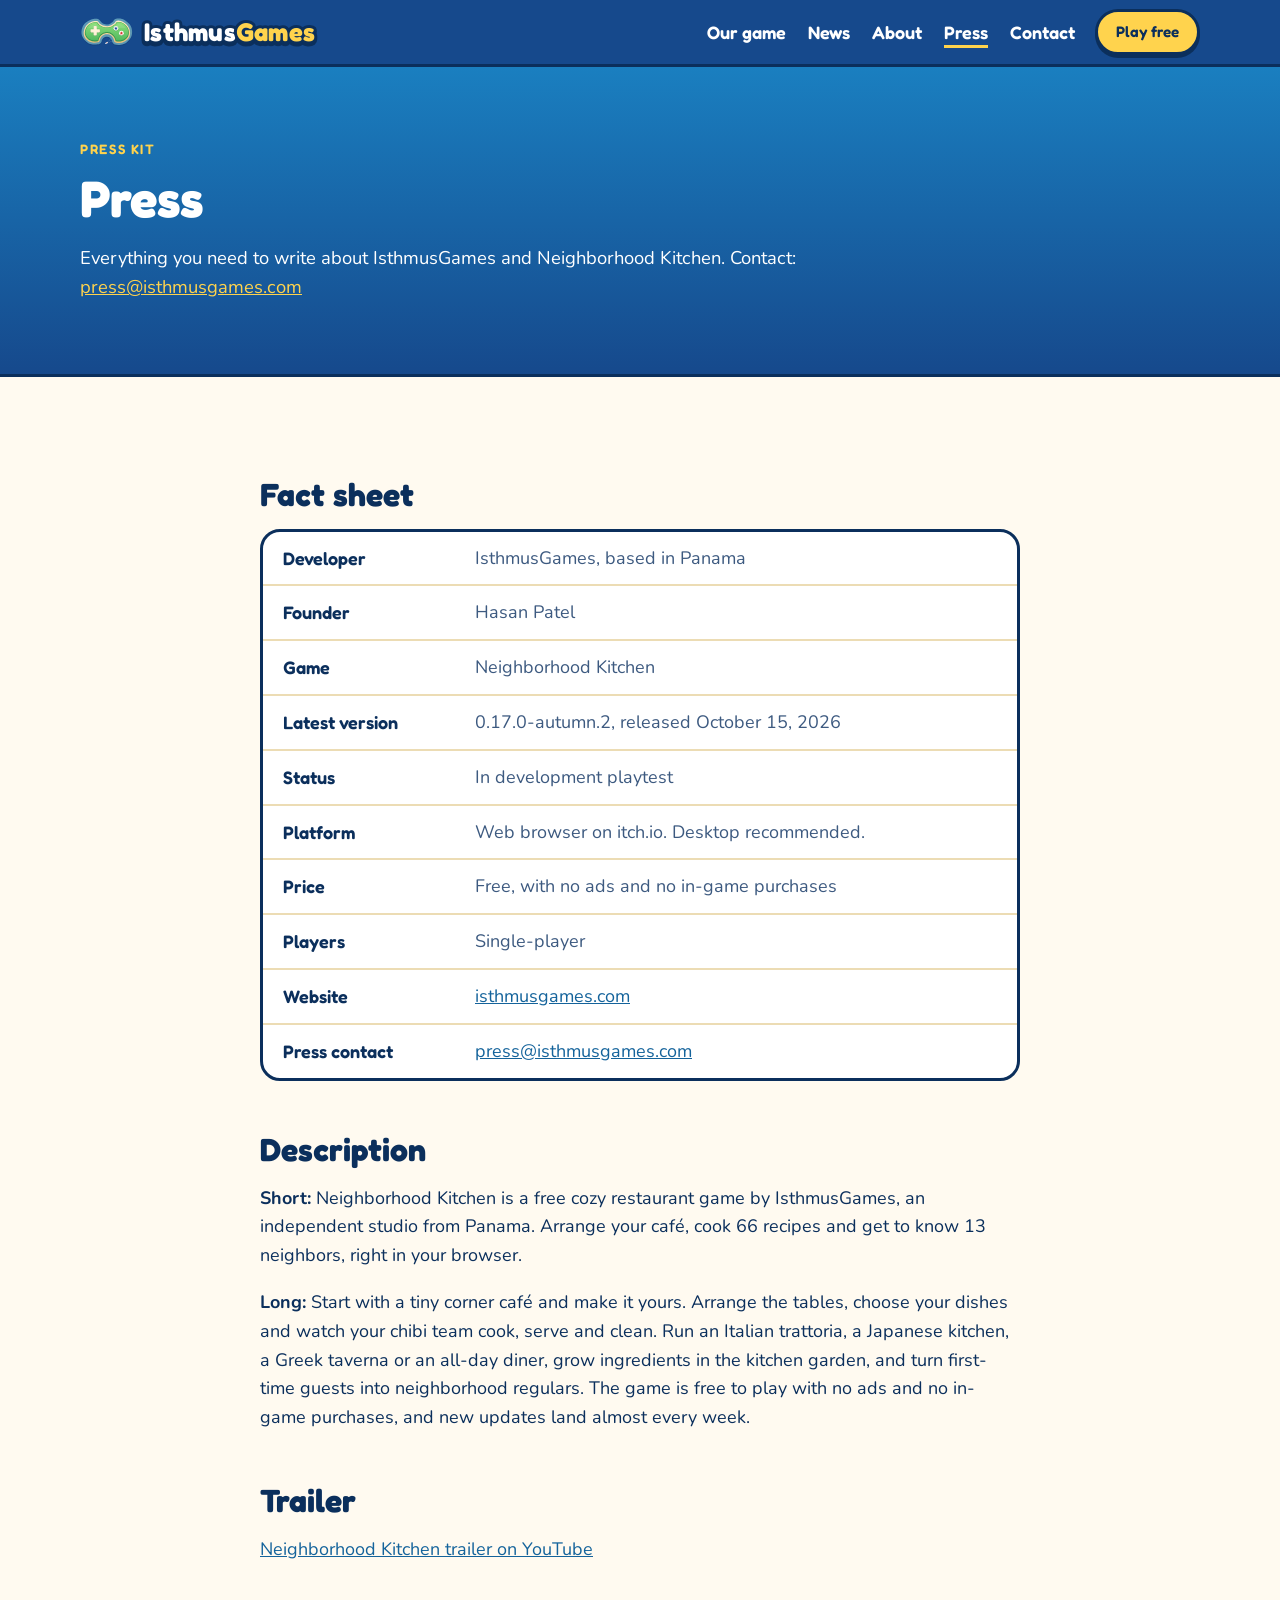
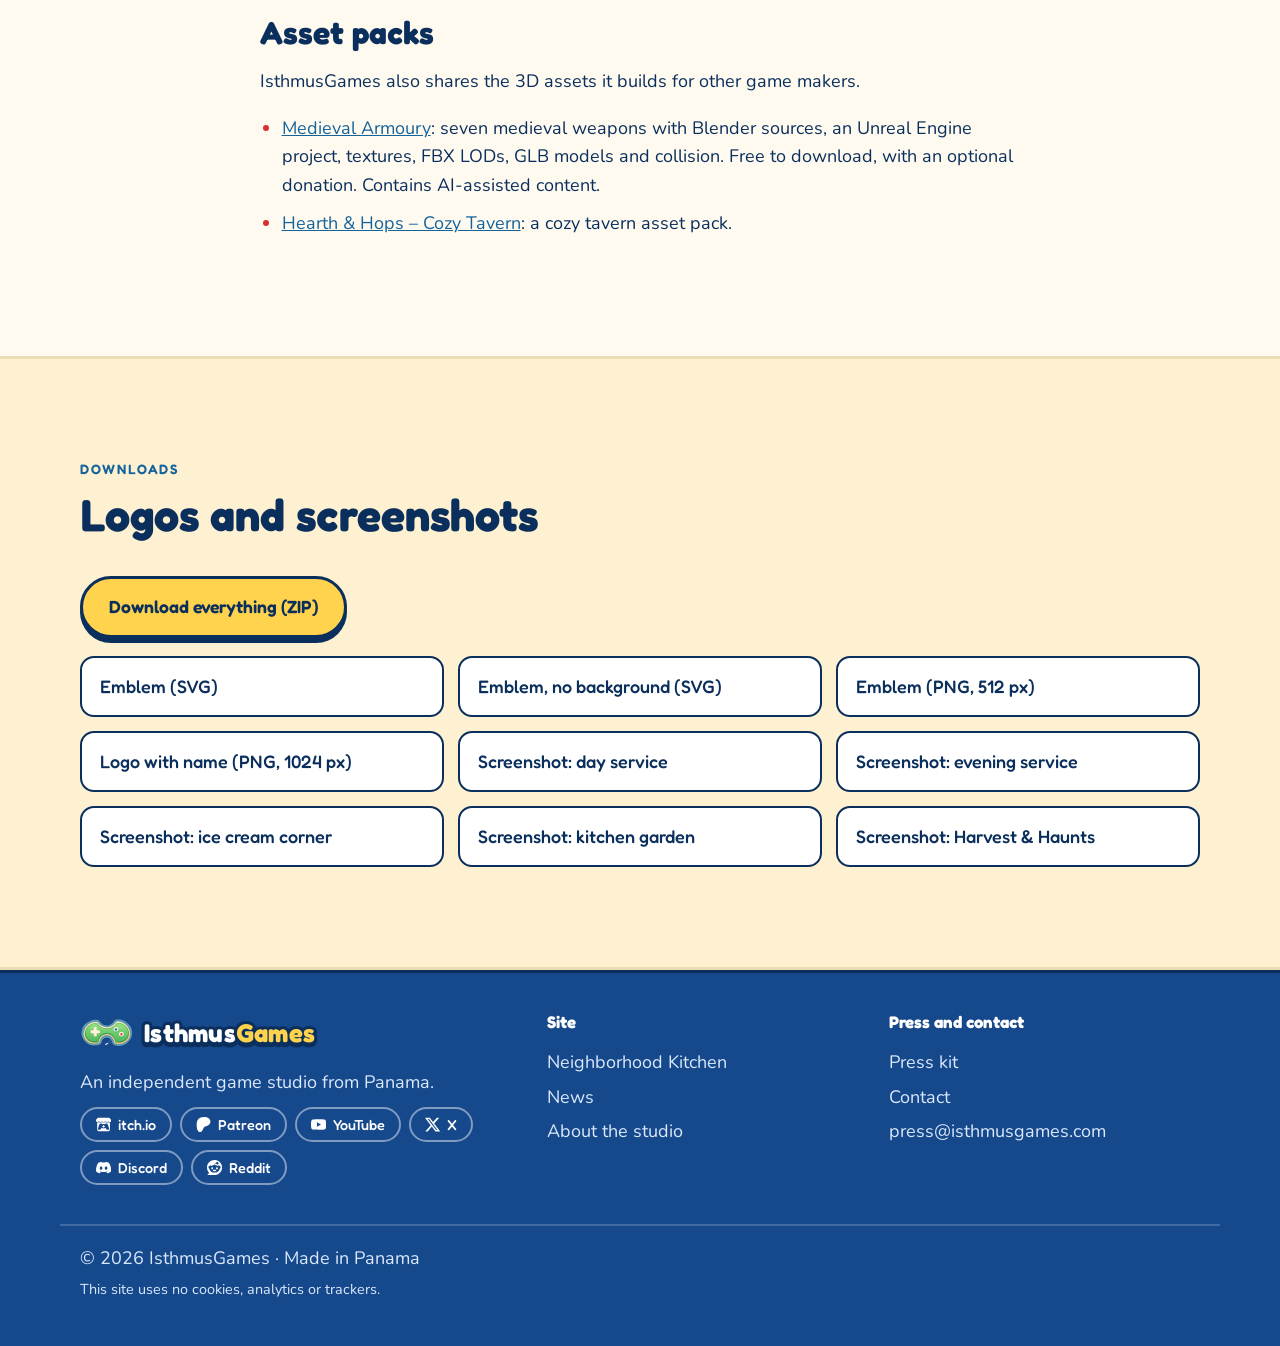
<file: press/index.html>
<!doctype html>
<html lang="en">
<head>
  <meta charset="utf-8">
  <meta name="viewport" content="width=device-width, initial-scale=1">
  <meta http-equiv="Content-Security-Policy" content="default-src 'self'; img-src 'self' data:; style-src 'self'; font-src 'self'; script-src 'self'; frame-src https://www.youtube-nocookie.com; base-uri 'self'; form-action 'none'; object-src 'none'">
  <title>Press kit | IsthmusGames</title>
  <meta name="description" content="Fact sheet, description, screenshots, logos and contact for IsthmusGames and Neighborhood Kitchen.">
  <meta name="theme-color" content="#16498c">
  <link rel="canonical" href="https://isthmusgames.com/press/">

  <meta property="og:type" content="website">
  <meta property="og:site_name" content="IsthmusGames">
  <meta property="og:title" content="Press kit | IsthmusGames">
  <meta property="og:description" content="Fact sheet, description, screenshots, logos and contact for IsthmusGames and Neighborhood Kitchen.">
  <meta property="og:url" content="https://isthmusgames.com/press/">
  <meta property="og:image" content="https://isthmusgames.com/assets/social-card.jpg">
  <meta property="og:image:width" content="1200">
  <meta property="og:image:height" content="1200">
  <meta name="twitter:card" content="summary_large_image">
  <meta name="twitter:site" content="@IsthmusGamesHQ">

  <link rel="icon" href="/favicon.ico" sizes="48x48">
  <link rel="icon" href="/assets/emblem.svg" type="image/svg+xml">
  <link rel="apple-touch-icon" href="/assets/icon-180.png">
  
  <link rel="preload" href="/assets/fonts/fredoka-latin.woff2" as="font" type="font/woff2" crossorigin>
  <link rel="preload" href="/assets/fonts/nunito-latin.woff2" as="font" type="font/woff2" crossorigin>
  <link rel="stylesheet" href="/fonts.css">
  <link rel="stylesheet" href="/styles.css">
  
</head>
<body>
  <a class="skip" href="#main">Skip to content</a>
  <header class="site-header">
    <div class="wrap header-row">
      <a class="brand" href="/" aria-label="IsthmusGames home">
        <img src="/assets/emblem-island.svg" alt="" width="54" height="32">
        <span class="wordmark"><span>Isthmus</span><span class="games">Games</span></span>
      </a>
      <nav aria-label="Main">
        <a href="/neighborhood-kitchen/">Our game</a>
        <a href="/news/">News</a>
        <a href="/about/">About</a>
        <a href="/press/" aria-current="page">Press</a>
        <a href="/contact/">Contact</a>
      </nav>
      <a class="btn btn-small btn-primary" href="https://isthmusgames.itch.io/neighborhood-kitchen" target="_blank" rel="noopener">Play free</a>
    </div>
  </header>

  <main id="main">
    <section class="page-hero">
      <div class="wrap">
        <p class="eyebrow">Press kit</p>
        <h1>Press</h1>
        <p class="lede">Everything you need to write about IsthmusGames and Neighborhood Kitchen. Contact: <a href="mailto:press@isthmusgames.com">press@isthmusgames.com</a></p>
      </div>
    </section>

    <section class="section">
      <div class="wrap prose">
        <h2>Fact sheet</h2>
        <dl class="facts">
          <div><dt>Developer</dt><dd>IsthmusGames, based in Panama</dd></div>
          <div><dt>Founder</dt><dd>Hasan Patel</dd></div>
          <div><dt>Game</dt><dd>Neighborhood Kitchen</dd></div>
          <div><dt>Latest version</dt><dd>0.17.0-autumn.2, released October 15, 2026</dd></div>
          <div><dt>Status</dt><dd>In development playtest</dd></div>
          <div><dt>Platform</dt><dd>Web browser on itch.io. Desktop recommended.</dd></div>
          <div><dt>Price</dt><dd>Free, with no ads and no in-game purchases</dd></div>
          <div><dt>Players</dt><dd>Single-player</dd></div>
          <div><dt>Website</dt><dd><a href="https://isthmusgames.com">isthmusgames.com</a></dd></div>
          <div><dt>Press contact</dt><dd><a href="mailto:press@isthmusgames.com">press@isthmusgames.com</a></dd></div>
        </dl>
        <h2>Description</h2>
        <p><strong>Short:</strong> Neighborhood Kitchen is a free cozy restaurant game by IsthmusGames, an independent studio from Panama. Arrange your café, cook 66 recipes and get to know 13 neighbors, right in your browser.</p>
        <p><strong>Long:</strong> Start with a tiny corner café and make it yours. Arrange the tables, choose your dishes and watch your chibi team cook, serve and clean. Run an Italian trattoria, a Japanese kitchen, a Greek taverna or an all-day diner, grow ingredients in the kitchen garden, and turn first-time guests into neighborhood regulars. The game is free to play with no ads and no in-game purchases, and new updates land almost every week.</p>
        <h2>Trailer</h2>
        <p><a href="https://youtu.be/Tr1kBlrHU5Y" target="_blank" rel="noopener">Neighborhood Kitchen trailer on YouTube</a></p>
        <h2>Asset packs</h2>
        <p>IsthmusGames also shares the 3D assets it builds for other game makers.</p>
        <ul>
          <li><a href="https://isthmusgames.itch.io/medieval-armoury" target="_blank" rel="noopener">Medieval Armoury</a>: seven medieval weapons with Blender sources, an Unreal Engine project, textures, FBX LODs, GLB models and collision. Free to download, with an optional donation. Contains AI-assisted content.</li>
          <li><a href="https://isthmusgames.itch.io/" target="_blank" rel="noopener">Hearth &amp; Hops – Cozy Tavern</a>: a cozy tavern asset pack.</li>
        </ul>
      </div>
    </section>

    <section class="section section-sand">
      <div class="wrap">
        <div class="section-head">
          <p class="eyebrow">Downloads</p>
          <h2>Logos and screenshots</h2>
        </div>
        <p><a class="btn btn-primary" href="/assets/isthmusgames-press-kit.zip" download>Download everything (ZIP)</a></p>
        <ul class="downloads">
          <li><a href="/assets/emblem.svg" download>Emblem (SVG)</a></li>
          <li><a href="/assets/emblem-island.svg" download>Emblem, no background (SVG)</a></li>
          <li><a href="/assets/icon-512.png" download>Emblem (PNG, 512 px)</a></li>
          <li><a href="/assets/logo-with-name-1024.png" download>Logo with name (PNG, 1024 px)</a></li>
          <li><a href="/assets/nk-copper-pot-day.jpg" download>Screenshot: day service</a></li>
          <li><a href="/assets/nk-copper-pot-evening.jpg" download>Screenshot: evening service</a></li>
          <li><a href="/assets/nk-ice-cream.jpg" download>Screenshot: ice cream corner</a></li>
          <li><a href="/assets/nk-pumpkin-porch.jpg" download>Screenshot: kitchen garden</a></li>
          <li><a href="/assets/nk-halloween.jpg" download>Screenshot: Harvest &amp; Haunts</a></li>
        </ul>
      </div>
    </section>
  </main>

  <footer class="site-footer">
    <div class="wrap footer-grid">
      <div>
        <div class="brand">
          <img src="/assets/emblem-island.svg" alt="" width="54" height="32">
          <span class="wordmark"><span>Isthmus</span><span class="games">Games</span></span>
        </div>
        <p>An independent game studio from Panama.</p>
        <p class="social-row">
          <a href="https://isthmusgames.itch.io" target="_blank" rel="noopener"><svg class="icon" viewBox="0 0 24 24" aria-hidden="true"><path d="M3.13 1.338C2.08 1.96.02 4.328 0 4.95v1.03c0 1.303 1.22 2.45 2.325 2.45 1.33 0 2.436-1.102 2.436-2.41 0 1.308 1.07 2.41 2.4 2.41 1.328 0 2.362-1.102 2.362-2.41 0 1.308 1.137 2.41 2.466 2.41h.024c1.33 0 2.466-1.102 2.466-2.41 0 1.308 1.034 2.41 2.363 2.41 1.33 0 2.4-1.102 2.4-2.41 0 1.308 1.106 2.41 2.435 2.41C22.78 8.43 24 7.282 24 5.98V4.95c-.02-.62-2.082-2.99-3.13-3.612-3.253-.114-5.508-.134-8.87-.133-3.362 0-7.945.053-8.87.133zm6.376 6.477a2.74 2.74 0 0 1-.468.602c-.5.49-1.19.795-1.947.795a2.786 2.786 0 0 1-1.95-.795c-.182-.178-.32-.37-.446-.59-.127.222-.303.412-.486.59a2.788 2.788 0 0 1-1.95.795c-.092 0-.187-.025-.264-.052-.107 1.113-.152 2.176-.168 2.95v.005l-.006 1.167c.02 2.334-.23 7.564 1.03 8.85 1.952.454 5.545.662 9.15.663 3.605 0 7.198-.21 9.15-.664 1.26-1.284 1.01-6.514 1.03-8.848l-.006-1.167v-.004c-.016-.775-.06-1.838-.168-2.95-.077.026-.172.052-.263.052a2.788 2.788 0 0 1-1.95-.795c-.184-.178-.36-.368-.486-.59-.127.22-.265.412-.447.59a2.786 2.786 0 0 1-1.95.794c-.76 0-1.446-.303-1.948-.793a2.74 2.74 0 0 1-.468-.602 2.738 2.738 0 0 1-.463.602 2.787 2.787 0 0 1-1.95.794h-.16a2.787 2.787 0 0 1-1.95-.793 2.738 2.738 0 0 1-.464-.602zm-2.004 2.59v.002c.795.002 1.5 0 2.373.953.687-.072 1.406-.108 2.125-.107.72 0 1.438.035 2.125.107.873-.953 1.578-.95 2.372-.953.376 0 1.876 0 2.92 2.934l1.123 4.028c.832 2.995-.266 3.068-1.636 3.07-2.03-.075-3.156-1.55-3.156-3.025-1.124.184-2.436.276-3.748.277-1.312 0-2.624-.093-3.748-.277 0 1.475-1.125 2.95-3.156 3.026-1.37-.004-2.468-.077-1.636-3.072l1.122-4.027c1.045-2.934 2.545-2.934 2.92-2.934zM12 12.714c-.002.002-2.14 1.964-2.523 2.662l1.4-.056v1.22c0 .056.56.033 1.123.007.562.026 1.124.05 1.124-.008v-1.22l1.4.055C14.138 14.677 12 12.713 12 12.713z"/></svg>itch.io</a>
          <a href="https://www.patreon.com/isthmusgames" target="_blank" rel="noopener"><svg class="icon" viewBox="0 0 24 24" aria-hidden="true"><path d="M22.957 7.21c-.004-3.064-2.391-5.576-5.191-6.482-3.478-1.125-8.064-.962-11.384.604C2.357 3.231 1.093 7.391 1.046 11.54c-.039 3.411.302 12.396 5.369 12.46 3.765.047 4.326-4.804 6.068-7.141 1.24-1.662 2.836-2.132 4.801-2.618 3.376-.836 5.678-3.501 5.673-7.031Z"/></svg>Patreon</a>
          <a href="https://www.youtube.com/@IsthmusGames" target="_blank" rel="noopener"><svg class="icon" viewBox="0 0 24 24" aria-hidden="true"><path d="M23.498 6.186a3.016 3.016 0 0 0-2.122-2.136C19.505 3.545 12 3.545 12 3.545s-7.505 0-9.377.505A3.017 3.017 0 0 0 .502 6.186C0 8.07 0 12 0 12s0 3.93.502 5.814a3.016 3.016 0 0 0 2.122 2.136c1.871.505 9.376.505 9.376.505s7.505 0 9.377-.505a3.015 3.015 0 0 0 2.122-2.136C24 15.93 24 12 24 12s0-3.93-.502-5.814zM9.545 15.568V8.432L15.818 12l-6.273 3.568z"/></svg>YouTube</a>
          <a href="https://x.com/IsthmusGamesHQ" target="_blank" rel="noopener"><svg class="icon" viewBox="0 0 24 24" aria-hidden="true"><path d="M18.901 1.153h3.68l-8.04 9.19L24 22.846h-7.406l-5.8-7.584-6.638 7.584H.474l8.6-9.83L0 1.154h7.594l5.243 6.932ZM17.61 20.644h2.039L6.486 3.24H4.298Z"/></svg>X</a>
          <a href="https://discord.gg/mu7STJRDSa" target="_blank" rel="noopener"><svg class="icon" viewBox="0 0 24 24" aria-hidden="true"><path d="M20.317 4.3698a19.7913 19.7913 0 00-4.8851-1.5152.0741.0741 0 00-.0785.0371c-.211.3753-.4447.8648-.6083 1.2495-1.8447-.2762-3.68-.2762-5.4868 0-.1636-.3933-.4058-.8742-.6177-1.2495a.077.077 0 00-.0785-.037 19.7363 19.7363 0 00-4.8852 1.515.0699.0699 0 00-.0321.0277C.5334 9.0458-.319 13.5799.0992 18.0578a.0824.0824 0 00.0312.0561c2.0528 1.5076 4.0413 2.4228 5.9929 3.0294a.0777.0777 0 00.0842-.0276c.4616-.6304.8731-1.2952 1.226-1.9942a.076.076 0 00-.0416-.1057c-.6528-.2476-1.2743-.5495-1.8722-.8923a.077.077 0 01-.0076-.1277c.1258-.0943.2517-.1923.3718-.2914a.0743.0743 0 01.0776-.0105c3.9278 1.7933 8.18 1.7933 12.0614 0a.0739.0739 0 01.0785.0095c.1202.099.246.1981.3728.2924a.077.077 0 01-.0066.1276 12.2986 12.2986 0 01-1.873.8914.0766.0766 0 00-.0407.1067c.3604.698.7719 1.3628 1.225 1.9932a.076.076 0 00.0842.0286c1.961-.6067 3.9495-1.5219 6.0023-3.0294a.077.077 0 00.0313-.0552c.5004-5.177-.8382-9.6739-3.5485-13.6604a.061.061 0 00-.0312-.0286zM8.02 15.3312c-1.1825 0-2.1569-1.0857-2.1569-2.419 0-1.3332.9555-2.4189 2.157-2.4189 1.2108 0 2.1757 1.0952 2.1568 2.419 0 1.3332-.9555 2.4189-2.1569 2.4189zm7.9748 0c-1.1825 0-2.1569-1.0857-2.1569-2.419 0-1.3332.9554-2.4189 2.1569-2.4189 1.2108 0 2.1757 1.0952 2.1568 2.419 0 1.3332-.946 2.4189-2.1568 2.4189Z"/></svg>Discord</a>
          <a href="https://www.reddit.com/user/IsthmusGamesHQ" target="_blank" rel="noopener"><svg class="icon" viewBox="0 0 24 24" aria-hidden="true"><path d="M12 0C5.373 0 0 5.373 0 12c0 3.314 1.343 6.314 3.515 8.485l-2.286 2.286C.775 23.225 1.097 24 1.738 24H12c6.627 0 12-5.373 12-12S18.627 0 12 0Zm4.388 3.199c1.104 0 1.999.895 1.999 1.999 0 1.105-.895 2-1.999 2-.946 0-1.739-.657-1.947-1.539v.002c-1.147.162-2.032 1.15-2.032 2.341v.007c1.776.067 3.4.567 4.686 1.363.473-.363 1.064-.58 1.707-.58 1.547 0 2.802 1.254 2.802 2.802 0 1.117-.655 2.081-1.601 2.531-.088 3.256-3.637 5.876-7.997 5.876-4.361 0-7.905-2.617-7.998-5.87-.954-.447-1.614-1.415-1.614-2.538 0-1.548 1.255-2.802 2.803-2.802.645 0 1.239.218 1.712.585 1.275-.79 2.881-1.291 4.64-1.365v-.01c0-1.663 1.263-3.034 2.88-3.207.188-.911.993-1.595 1.959-1.595Zm-8.085 8.376c-.784 0-1.459.78-1.506 1.797-.047 1.016.64 1.429 1.426 1.429.786 0 1.371-.369 1.418-1.385.047-1.017-.553-1.841-1.338-1.841Zm7.406 0c-.786 0-1.385.824-1.338 1.841.047 1.017.634 1.385 1.418 1.385.785 0 1.473-.413 1.426-1.429-.046-1.017-.721-1.797-1.506-1.797Zm-3.703 4.013c-.974 0-1.907.048-2.77.135-.147.015-.241.168-.183.305.483 1.154 1.622 1.964 2.953 1.964 1.33 0 2.47-.81 2.953-1.964.057-.137-.037-.29-.184-.305-.863-.087-1.795-.135-2.769-.135Z"/></svg>Reddit</a>
        </p>
      </div>
      <nav aria-label="Footer">
        <h2>Site</h2>
        <a href="/neighborhood-kitchen/">Neighborhood Kitchen</a>
        <a href="/news/">News</a>
        <a href="/about/">About the studio</a>
      </nav>
      <nav aria-label="Press and contact">
        <h2>Press and contact</h2>
        <a href="/press/">Press kit</a>
        <a href="/contact/">Contact</a>
        <a href="mailto:press@isthmusgames.com">press@isthmusgames.com</a>
      </nav>
    </div>
    <div class="wrap footer-base">
      <p>© 2026 IsthmusGames · Made in Panama</p>
      <p class="fineprint">This site uses no cookies, analytics or trackers.</p>
    </div>
  </footer>
  <script src="/site.js" defer></script>
</body>
</html>
</file>
<file: fonts.css>
@font-face {
  font-family: "Fredoka";
  font-style: normal;
  font-weight: 500;
  font-display: swap;
  src: url("/assets/fonts/fredoka-latin.woff2") format("woff2");
}

@font-face {
  font-family: "Fredoka";
  font-style: normal;
  font-weight: 600;
  font-display: swap;
  src: url("/assets/fonts/fredoka-latin.woff2") format("woff2");
}

@font-face {
  font-family: "Fredoka";
  font-style: normal;
  font-weight: 700;
  font-display: swap;
  src: url("/assets/fonts/fredoka-latin.woff2") format("woff2");
}

@font-face {
  font-family: "Nunito";
  font-style: normal;
  font-weight: 400;
  font-display: swap;
  src: url("/assets/fonts/nunito-latin.woff2") format("woff2");
}

@font-face {
  font-family: "Nunito";
  font-style: normal;
  font-weight: 600;
  font-display: swap;
  src: url("/assets/fonts/nunito-latin.woff2") format("woff2");
}

@font-face {
  font-family: "Nunito";
  font-style: normal;
  font-weight: 700;
  font-display: swap;
  src: url("/assets/fonts/nunito-latin.woff2") format("woff2");
}

@font-face {
  font-family: "Nunito";
  font-style: normal;
  font-weight: 800;
  font-display: swap;
  src: url("/assets/fonts/nunito-latin.woff2") format("woff2");
}
</file>
<file: styles.css>
:root {
  --sea-1: #46d6c8;
  --sea-2: #22b0c2;
  --sea-3: #1a7fc0;
  --sea-4: #16498c;
  --navy: #0b2f5c;
  --sand: #fdeec4;
  --sand-deep: #e7bd78;
  --grass: #4fb85e;
  --grass-edge: #37964e;
  --star-blue: #1d4f9f;
  --star-red: #d7302f;
  --yellow: #ffd34d;

  --bg: #fffaf0;
  --bg-alt: #fdf1d2;
  --surface: #ffffff;
  --text: #0b2f5c;
  --text-soft: #3d5a80;
  --line: #ecdcb4;
  --accent: #14639b;

  --radius: 20px;
  --shadow: 0 10px 30px rgba(11, 47, 92, .14);
  --font-display: "Fredoka", "Nunito", system-ui, sans-serif;
  --font-body: "Nunito", system-ui, -apple-system, "Segoe UI", sans-serif;
}

@media (prefers-color-scheme: dark) {
  :root {
    --bg: #071f3d;
    --bg-alt: #0b2f5c;
    --surface: #10386b;
    --text: #f4f8ff;
    --text-soft: #b9cde8;
    --line: #1f4a85;
    --accent: #7fdcd2;
    --shadow: 0 10px 30px rgba(0, 0, 0, .35);
  }
}

* { box-sizing: border-box; }

html { scroll-behavior: smooth; scroll-padding-top: 84px; }

body {
  margin: 0;
  background: var(--bg);
  color: var(--text);
  font-family: var(--font-body);
  font-size: 18px;
  line-height: 1.6;
  -webkit-font-smoothing: antialiased;
}

img { max-width: 100%; height: auto; display: block; }

a { color: var(--accent); }

h1, h2, h3 {
  font-family: var(--font-display);
  line-height: 1.12;
  margin: 0 0 .5em;
  text-wrap: balance;
}

h1 { font-size: clamp(2.3rem, 5.4vw, 4rem); font-weight: 700; }
h2 { font-size: clamp(1.9rem, 4vw, 2.8rem); font-weight: 700; }
h3 { font-size: 1.3rem; font-weight: 600; }

p { margin: 0 0 1em; }

.wrap {
  width: 100%;
  max-width: 1160px;
  margin: 0 auto;
  padding: 0 20px;
}

.skip {
  position: absolute;
  left: -999px;
  top: 8px;
  background: var(--yellow);
  color: var(--navy);
  padding: 8px 14px;
  border-radius: 10px;
  z-index: 100;
}
.skip:focus { left: 8px; }

.eyebrow {
  font-family: var(--font-display);
  font-weight: 600;
  font-size: .85rem;
  letter-spacing: .12em;
  text-transform: uppercase;
  color: var(--accent);
  margin-bottom: .7em;
}

.fineprint { font-size: .9rem; color: var(--text-soft); }

/* Brand */

.brand {
  display: inline-flex;
  align-items: center;
  gap: 10px;
  text-decoration: none;
}

.wordmark {
  font-family: var(--font-display);
  font-weight: 700;
  font-size: 1.6rem;
  color: #fff;
  -webkit-text-stroke: 6px var(--navy);
  filter: drop-shadow(0 2px 0 var(--navy));
  paint-order: stroke fill;
  letter-spacing: .01em;
  white-space: nowrap;
}
.wordmark .games { color: var(--yellow); }

/* Buttons */

.btn {
  display: inline-flex;
  align-items: center;
  justify-content: center;
  font-family: var(--font-display);
  font-weight: 600;
  font-size: 1.1rem;
  padding: 14px 26px;
  border-radius: 999px;
  border: 3px solid var(--navy);
  text-decoration: none;
  transition: transform .15s ease, box-shadow .15s ease;
  box-shadow: 0 5px 0 var(--navy);
}
.btn:hover { transform: translateY(-2px); box-shadow: 0 7px 0 var(--navy); }
.btn:active { transform: translateY(3px); box-shadow: 0 2px 0 var(--navy); }
.btn:focus-visible, a:focus-visible { outline: 3px solid var(--yellow); outline-offset: 3px; }

.btn-primary { background: var(--yellow); color: var(--navy); }
.btn-ghost { background: rgba(255, 255, 255, .92); color: var(--navy); }
.btn-outline { background: var(--surface); color: var(--text); }
.btn-small { font-size: .95rem; padding: 8px 18px; box-shadow: 0 3px 0 var(--navy); }

.actions { display: flex; flex-wrap: wrap; gap: 14px; margin: 1.6em 0 1em; }

/* Header */

.site-header {
  position: sticky;
  top: 0;
  z-index: 50;
  background: var(--sea-4);
  border-bottom: 3px solid var(--navy);
}

.header-row {
  display: flex;
  align-items: center;
  gap: 20px;
  min-height: 64px;
}

.site-header nav {
  display: flex;
  gap: 22px;
  margin-left: auto;
}

.site-header nav a {
  font-family: var(--font-display);
  font-weight: 600;
  color: #fff;
  text-decoration: none;
}
.site-header nav a[aria-current="page"] { text-decoration: underline; text-decoration-color: var(--yellow); text-decoration-thickness: 3px; text-underline-offset: 6px; }
.site-header nav a:hover { text-decoration: underline; text-underline-offset: 5px; }

/* Hero */

.hero {
  position: relative;
  overflow: hidden;
  color: #fff;
  background: linear-gradient(180deg, var(--sea-1) 0%, var(--sea-2) 14%, var(--sea-3) 40%, var(--sea-4) 100%);
  padding: clamp(48px, 8vw, 96px) 0 clamp(64px, 9vw, 112px);
}

.waves { position: absolute; inset: 0; width: 100%; height: 100%; }

.hero-grid {
  position: relative;
  display: grid;
  grid-template-columns: 1.05fr 1fr;
  gap: 40px;
  align-items: center;
}

.hero h1 { text-shadow: 0 4px 0 rgba(11, 47, 92, .35); }
.hero .eyebrow { color: var(--navy); }
.hero .lede { font-size: 1.2rem; max-width: 34em; }

.hero-art img {
  width: 100%;
  filter: drop-shadow(0 18px 24px rgba(11, 47, 92, .35));
  animation: float 7s ease-in-out infinite;
}

@keyframes float {
  0%, 100% { transform: translateY(0); }
  50% { transform: translateY(-12px); }
}

@media (prefers-reduced-motion: reduce) {
  .hero-art img { animation: none; }
  html { scroll-behavior: auto; }
  .btn { transition: none; }
}

/* Sections */

.section { padding: clamp(56px, 8vw, 100px) 0; }
.section-sand { background: var(--bg-alt); border-block: 3px solid var(--line); }
.section-sand .eyebrow { color: var(--accent); }
.section-sand .card-link { color: var(--accent); }
.site-footer .eyebrow { color: var(--yellow); }

@media (prefers-color-scheme: dark) {
  .stats strong { color: var(--yellow); }
}

/* Subpage hero */

.page-hero {
  background: linear-gradient(180deg, var(--sea-3) 0%, var(--sea-4) 100%);
  color: #fff;
  padding: clamp(40px, 6vw, 72px) 0;
  border-bottom: 3px solid var(--navy);
}
.page-hero h1 { font-size: clamp(2.1rem, 4.6vw, 3.2rem); margin-bottom: .3em; }
.page-hero .eyebrow { color: var(--yellow); }
.page-hero .lede { font-size: 1.15rem; max-width: 42em; margin: 0; }
.page-hero a { color: var(--yellow); }

.narrow { max-width: 800px; }
.actions-top { margin-top: 0; }

/* Long-form text */

.prose { max-width: 800px; }
.prose h2 { font-size: clamp(1.5rem, 3vw, 2rem); margin-top: 1.6em; }
.prose h2:first-child { margin-top: 0; }
.prose h3 { margin-top: 1.4em; }
.prose ul { padding-left: 1.2em; }
.prose li { margin-bottom: .5em; }
.prose li::marker { color: var(--star-red); }

.contact-line { margin-top: 2em; }

.section-packs { border-top: 3px solid var(--line); }
.card .fineprint { margin: -.4em 0 .8em; }

/* Founder */

.founder {
  display: grid;
  grid-template-columns: 220px 1fr;
  gap: 28px;
  align-items: center;
  margin: 0 0 2em;
  padding: 20px;
  background: var(--surface);
  border: 3px solid var(--navy);
  border-radius: var(--radius);
  box-shadow: var(--shadow);
}
.founder img { width: 100%; border-radius: 14px; border: 2px solid var(--navy); }
.founder h2 { margin: 0 0 .1em; font-size: 1.6rem; }
.founder .tagline { font-size: 1.05rem; margin-bottom: .6em; }
.founder p:last-child { margin: 0; color: var(--text-soft); }

/* Trailer */

.facade {
  position: relative;
  display: block;
  width: 100%;
  padding: 0;
  border: 3px solid var(--navy);
  border-radius: var(--radius);
  overflow: hidden;
  background: var(--navy);
  box-shadow: var(--shadow);
  cursor: pointer;
  aspect-ratio: 16 / 9;
}
.facade img { width: 100%; height: 100%; object-fit: cover; }
.facade-play {
  position: absolute;
  left: 50%;
  top: 50%;
  width: 84px;
  height: 84px;
  margin: -42px 0 0 -42px;
  border-radius: 50%;
  background: var(--yellow);
  border: 3px solid var(--navy);
  box-shadow: 0 5px 0 var(--navy);
}
.facade-play::after {
  content: "";
  position: absolute;
  left: 32px;
  top: 22px;
  border-left: 26px solid var(--navy);
  border-top: 17px solid transparent;
  border-bottom: 17px solid transparent;
}
.facade:hover .facade-play { transform: translateY(-2px); }
.video {
  display: block;
  width: 100%;
  aspect-ratio: 16 / 9;
  border: 3px solid var(--navy);
  border-radius: var(--radius);
  box-shadow: var(--shadow);
}

/* Feature and download lists */

.feature-grid {
  display: grid;
  grid-template-columns: 1fr 1fr;
  gap: 16px 28px;
}
.feature-grid > div {
  background: var(--surface);
  border: 2px solid var(--line);
  border-radius: 16px;
  padding: 16px 20px;
}
.feature-grid h3 { margin: 0 0 .25em; }
.feature-grid p { margin: 0; color: var(--text-soft); }

.shots-wide { grid-template-columns: 1fr 1fr; }

.facts {
  margin: 0;
  display: grid;
  gap: 0;
  border: 3px solid var(--navy);
  border-radius: var(--radius);
  overflow: hidden;
  background: var(--surface);
}
.facts > div {
  display: grid;
  grid-template-columns: 180px 1fr;
  gap: 12px;
  padding: 12px 20px;
  border-bottom: 2px solid var(--line);
}
.facts > div:last-child { border-bottom: 0; }
.facts dt { font-family: var(--font-display); font-weight: 600; }
.facts dd { margin: 0; color: var(--text-soft); }

.downloads {
  list-style: none;
  padding: 0;
  margin: 0;
  display: grid;
  grid-template-columns: repeat(3, 1fr);
  gap: 14px;
}
.downloads a {
  display: block;
  padding: 14px 18px;
  background: var(--surface);
  color: var(--text);
  border: 2px solid var(--navy);
  border-radius: 14px;
  font-family: var(--font-display);
  font-weight: 500;
  text-decoration: none;
}
.downloads a:hover { background: var(--yellow); color: var(--navy); }
.prose li.plain::marker { content: ""; }

.faq {
  background: var(--surface);
  border: 2px solid var(--line);
  border-radius: 14px;
  padding: 14px 20px;
  margin-bottom: 12px;
}
.faq summary { font-family: var(--font-display); font-weight: 600; font-size: 1.1rem; cursor: pointer; }
.faq p { margin: .6em 0 0; color: var(--text-soft); }

.news-item {
  background: var(--surface);
  border: 3px solid var(--navy);
  border-radius: var(--radius);
  box-shadow: var(--shadow);
  padding: 28px 32px;
}
.news-item .btn { margin-top: .6em; }

.site-footer h2 { font-size: 1.05rem; color: #fff; margin-bottom: .6em; }
.footer-grid {
  display: grid;
  grid-template-columns: 1.4fr 1fr 1fr;
  gap: 32px;
  align-items: start;
}
.site-footer nav { display: grid; gap: 6px; justify-items: start; }
.site-footer nav a { color: #dbe8fb; text-decoration: none; }
.site-footer nav a:hover { color: var(--yellow); text-decoration: underline; }
.footer-grid p { margin: .6em 0; }
.social-row { display: flex; flex-wrap: wrap; gap: 8px; }
.icon { width: 1.05em; height: 1.05em; fill: currentColor; flex: none; }
.card h3 { display: flex; align-items: center; gap: 10px; }
.card h3 .icon { color: var(--star-red); }
.social-row a {
  display: inline-flex;
  align-items: center;
  gap: 7px;
  color: #fff;
  text-decoration: none;
  font-family: var(--font-display);
  font-weight: 500;
  font-size: .9rem;
  padding: 4px 14px;
  border: 2px solid rgba(255, 255, 255, .45);
  border-radius: 999px;
}
.social-row a:hover { background: var(--yellow); border-color: var(--yellow); color: var(--navy); }
.footer-base { margin-top: 28px; padding-top: 18px; border-top: 2px solid rgba(255, 255, 255, .18); }
.footer-base p { margin: 0 0 .3em; }
.site-footer .fineprint { color: #dbe8fb; }

.section-head { max-width: 720px; margin-bottom: 36px; }

.tagline {
  font-family: var(--font-display);
  font-size: 1.4rem;
  font-weight: 500;
  color: var(--text-soft);
}

/* Game */

.game-grid {
  display: grid;
  grid-template-columns: 1fr 1.25fr;
  gap: 40px;
  align-items: start;
}

.stats {
  list-style: none;
  padding: 0;
  margin: 1.6em 0 0;
  display: grid;
  grid-template-columns: 1fr 1fr;
  gap: 12px;
}

.stats li {
  background: var(--surface);
  border: 2px solid var(--line);
  border-radius: 16px;
  padding: 14px 16px;
}

.stats strong {
  display: block;
  font-family: var(--font-display);
  font-size: 1.9rem;
  line-height: 1.1;
  color: var(--star-red);
}

.stats span { font-size: .92rem; color: var(--text-soft); }

.shot {
  position: relative;
  display: block;
  border-radius: var(--radius);
  overflow: hidden;
  border: 3px solid var(--navy);
  box-shadow: var(--shadow);
  background: var(--surface);
  text-decoration: none;
}

.shot img { width: 100%; transition: transform .3s ease; }
.shot:hover img { transform: scale(1.03); }

.shot span {
  position: absolute;
  left: 10px;
  bottom: 10px;
  background: var(--navy);
  color: #fff;
  font-family: var(--font-display);
  font-weight: 500;
  font-size: .9rem;
  padding: 4px 12px;
  border-radius: 999px;
}

.shots {
  display: grid;
  grid-template-columns: repeat(4, 1fr);
  gap: 18px;
  margin-top: 28px;
}

.update {
  display: flex;
  align-items: center;
  justify-content: space-between;
  gap: 28px;
  margin-top: 36px;
  padding: 28px 32px;
  background: var(--surface);
  border: 3px solid var(--navy);
  border-radius: var(--radius);
  box-shadow: var(--shadow);
}

.update h3 { font-size: 1.6rem; }
.update p:last-child { margin: 0; max-width: 46em; }
.update .btn { flex-shrink: 0; }

/* Studio */

.studio-grid {
  display: grid;
  grid-template-columns: 1.1fr 1fr;
  gap: 48px;
  align-items: start;
}

.values {
  list-style: none;
  margin: 0;
  padding: 0;
  display: grid;
  gap: 16px;
}

.values li {
  background: var(--surface);
  border: 2px solid var(--line);
  border-left: 8px solid var(--grass);
  border-radius: 16px;
  padding: 18px 22px;
}

.values li:nth-child(2) { border-left-color: var(--star-blue); }
.values li:nth-child(3) { border-left-color: var(--star-red); }
.values h3 { margin-bottom: .25em; }
.values p { margin: 0; color: var(--text-soft); }

/* Follow */

.cards {
  display: grid;
  grid-template-columns: repeat(auto-fit, minmax(240px, 1fr));
  gap: 24px;
}

.card {
  display: block;
  padding: 28px 30px;
  background: var(--surface);
  color: var(--text);
  border: 3px solid var(--navy);
  border-radius: var(--radius);
  box-shadow: 0 6px 0 var(--navy);
  text-decoration: none;
  transition: transform .15s ease, box-shadow .15s ease;
}

.card:hover { transform: translateY(-3px); box-shadow: 0 9px 0 var(--navy); }
.card p { color: var(--text-soft); }

.card-link {
  font-family: var(--font-display);
  font-weight: 600;
  color: var(--accent);
}

/* Footer */

.site-footer {
  background: var(--sea-4);
  color: #dbe8fb;
  padding: 40px 0;
  border-top: 3px solid var(--navy);
}



/* Responsive */

@media (max-width: 900px) {
  .hero-grid, .game-grid, .studio-grid { grid-template-columns: 1fr; }
  .hero-art { order: -1; max-width: 420px; margin: 0 auto; }
  .shots, .shots-wide, .cards, .feature-grid { grid-template-columns: 1fr 1fr; }
  .update { flex-direction: column; align-items: flex-start; }
  .footer-grid { grid-template-columns: 1fr 1fr; }
  .footer-grid > div:first-child { grid-column: 1 / -1; }
}

@media (max-width: 640px) {
  body { font-size: 17px; }
  .wrap { padding: 0 16px; }
  html { scroll-padding-top: 110px; }
  .header-row { flex-wrap: wrap; justify-content: space-between; padding-top: 8px; }
  .site-header nav { order: 3; width: 100%; margin: 0; gap: 18px; overflow-x: auto; padding-bottom: 10px; font-size: .95rem; white-space: nowrap; }
  .shots, .shots-wide, .feature-grid, .footer-grid, .downloads, .founder { grid-template-columns: 1fr; }
  .founder img { max-width: 240px; }
  .facts > div { grid-template-columns: 1fr; gap: 2px; }
  .wordmark { font-size: 1.3rem; -webkit-text-stroke-width: 5px; }
  .brand img { width: 44px; }
  .cards { grid-template-columns: 1fr; }
  .shots-three { grid-template-columns: 1fr 1fr; }
  .btn { width: 100%; }
  .btn-small { width: auto; }
  .update { padding: 22px; }
}
</file>
